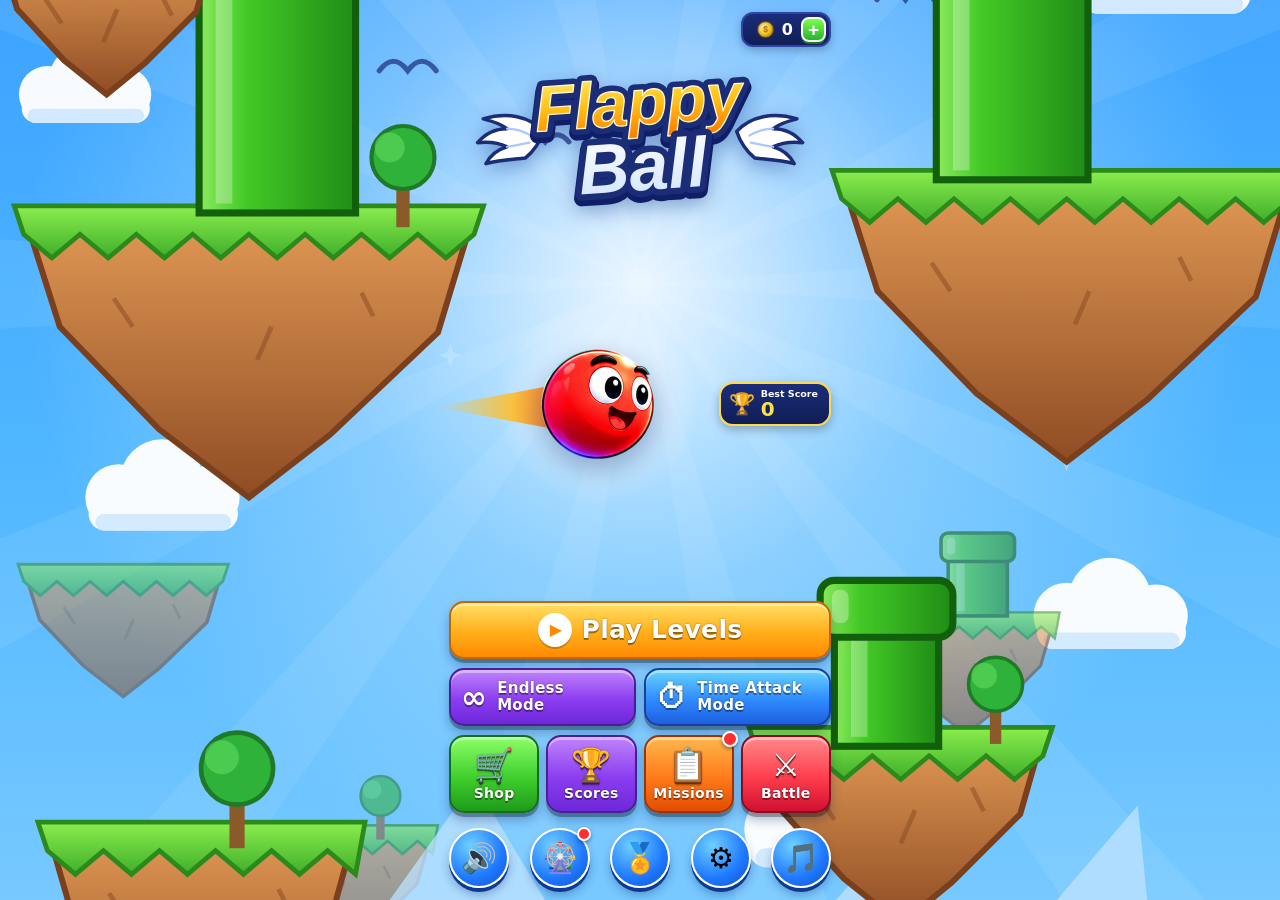
<file: games/flappy-ball/index.html>
<!DOCTYPE html>
<html lang="en">
<head>
<meta charset="UTF-8"/>
<meta name="viewport" content="width=device-width,initial-scale=1,maximum-scale=1,user-scalable=no,viewport-fit=cover"/>
<title>Flappy Ball</title>
<script src="https://sdk.crazygames.com/crazygames-sdk-v3.js"></script>
<style>
*{box-sizing:border-box;margin:0;padding:0}
html,body{height:100%;overflow:hidden;background:#0a1628;color:#fff;font-family:"Segoe UI",system-ui,-apple-system,sans-serif;
  -webkit-user-select:none;user-select:none;-webkit-tap-highlight-color:transparent;overscroll-behavior:none;touch-action:manipulation}
body{display:flex;align-items:center;justify-content:center}
#game{position:relative;width:100%;height:100%;max-width:520px;max-height:100dvh;overflow:hidden;background:#4ec0ca;isolation:isolate}
@media (min-width:760px) and (orientation:landscape){#game{max-width:none;width:100vw;height:100dvh}.hwrap{max-width:560px}.card{max-width:430px}}
@media (max-height:520px) and (orientation:landscape){.hwrap{padding:6px 12px;gap:3px}.hlogo svg{max-height:13vh}.hmid{min-height:42px}.hmascot{max-height:66px}.hb.play{height:38px}.hrow2 .hb{height:38px}.hb.sq{height:48px}.hround{width:40px;height:40px}.card{padding:12px 14px;max-height:98%}.card h1{font-size:22px}.card h2{font-size:18px}.btn{padding:9px;font-size:13px}}
@media (max-width:360px){.hwrap{padding-left:9px;padding-right:9px}.hrow4{gap:5px}.hb.sq{font-size:10px}.card{padding:16px 12px}}
canvas#c{display:block;width:100%;height:100%;touch-action:none}
#hud{position:absolute;inset:0;pointer-events:none;z-index:5}
#hud .top{position:absolute;top:0;left:0;right:0;padding:max(12px,env(safe-area-inset-top)) 14px 0;display:flex;justify-content:space-between;align-items:flex-start;gap:8px}
.brand{display:inline-flex;align-items:center;gap:7px;padding:6px 12px 6px 8px;background:linear-gradient(135deg,rgba(255,230,120,.35),rgba(60,30,0,.4));
  border:1.5px solid rgba(255,220,100,.55);border-radius:14px;font-weight:900;font-size:12px;letter-spacing:2px;text-transform:uppercase;color:#fff8e0;text-shadow:0 2px 0 #5a3a00;box-shadow:0 4px 12px rgba(0,0,0,.25)}
.brand b{width:22px;height:22px;border-radius:7px;background:linear-gradient(145deg,#ffe566,#ff9f1a);display:flex;align-items:center;justify-content:center;font-size:12px;color:#5a3000;text-shadow:none;letter-spacing:0}
.coin-pill{background:linear-gradient(135deg,rgba(255,220,80,.35),rgba(180,100,0,.4));border:1.5px solid rgba(255,200,60,.5);border-radius:12px;padding:5px 10px;font-weight:800;font-size:13px}
#goal{position:absolute;left:14px;right:14px;top:calc(max(12px,env(safe-area-inset-top)) + 44px);display:none}
#goal.on{display:block}
#goal .bar{height:9px;border-radius:6px;background:rgba(0,0,0,.35);border:1.5px solid rgba(255,255,255,.35);overflow:hidden}
#goal .fill{height:100%;width:0;background:linear-gradient(90deg,#7cff4a,#ffe566);transition:width .25s}
#goal .txt{font-size:11px;font-weight:800;letter-spacing:1.5px;margin-top:3px;text-align:center;text-shadow:0 1px 4px #000}
.score-big{position:absolute;top:19%;left:50%;transform:translateX(-50%);font-size:64px;font-weight:900;color:#fff;
  text-shadow:4px 4px 0 #222,-2px -2px 0 #222,2px -2px 0 #222,-2px 2px 0 #222,0 6px 16px rgba(0,0,0,.4);letter-spacing:2px;opacity:0;transition:opacity .2s}
.score-big.on{opacity:1}
#hint{position:absolute;left:50%;top:46%;transform:translateX(-50%);font-weight:800;font-size:16px;letter-spacing:1px;color:#fff;text-shadow:0 2px 8px #000;animation:blink 1.1s ease-in-out infinite;white-space:nowrap}
@keyframes blink{50%{opacity:.3}}
.scr{position:absolute;inset:0;z-index:10;display:flex;align-items:center;justify-content:center;background:rgba(10,20,40,.72);backdrop-filter:blur(8px);padding:16px;overflow:auto}
.scr.hide{display:none}
.card{width:100%;max-width:370px;text-align:center;background:linear-gradient(165deg,rgba(50,80,130,.96),rgba(30,25,60,.98));
  border:2px solid rgba(255,200,150,.3);border-radius:24px;padding:22px 16px;box-shadow:0 24px 50px rgba(0,0,0,.45);max-height:96%;overflow:auto}
.card h1{font-size:26px;margin-bottom:4px;background:linear-gradient(90deg,#ffe566,#7dd3fc,#a78bfa);-webkit-background-clip:text;-webkit-text-fill-color:transparent;background-clip:text}
.card h2{font-size:22px;color:#ffe9a8;margin-bottom:8px}
.card p{opacity:.85;font-size:13px;line-height:1.45;margin:6px 0 12px}
.btn{display:block;width:100%;margin:8px 0 0;font:inherit;font-weight:800;font-size:15px;letter-spacing:1px;color:#2a1000;background:linear-gradient(135deg,#ffe566,#ff9f43 50%,#ff6b6b);border:0;border-radius:14px;padding:13px;cursor:pointer;box-shadow:0 5px 14px rgba(255,140,50,.4)}
.btn:active{transform:scale(.96)}
.btn.sec{background:rgba(255,255,255,.15);color:#fff;border:1.5px solid rgba(255,255,255,.25);box-shadow:none}
.btn.grn{background:linear-gradient(135deg,#a8ff78,#38d96b);color:#052e16;box-shadow:0 5px 14px rgba(60,220,110,.4)}
.big{font-size:36px;font-weight:900;margin:4px 0}
.sub{font-size:12px;opacity:.75}
.row{display:flex;gap:8px;margin-top:8px}
.row .btn{flex:1;margin-top:0}
.menu-coins{display:inline-flex;align-items:center;gap:6px;background:rgba(255,200,50,.2);border:1px solid rgba(255,200,80,.4);border-radius:12px;padding:6px 12px;font-weight:800;margin:6px 0 10px}
.tabs{display:flex;gap:6px;margin:4px 0 8px}
.mrow{background:rgba(255,255,255,.09);border:1.5px solid rgba(255,255,255,.18);border-radius:14px;padding:10px 12px;margin:7px 0;text-align:left}
.mrow.daily{background:linear-gradient(135deg,rgba(255,210,80,.22),rgba(255,120,60,.18));border-color:rgba(255,210,80,.5);text-align:center}
.mrow .mt{font-weight:800;font-size:13px;display:flex;justify-content:space-between;gap:8px}
.mrow .mt span{font-size:12px;color:#ffd84d;white-space:nowrap}
.mrow .bar{height:8px;border-radius:5px;background:rgba(0,0,0,.35);margin:7px 0 2px;overflow:hidden}
.mrow .bar i{display:block;height:100%;background:linear-gradient(90deg,#7cff4a,#ffe566)}
.mrow .pg{font-size:11px;opacity:.75}
.mrow .btn{padding:8px;font-size:13px;margin-top:6px}
.mrow.ok{border-color:#7cff4a}
#batHud{position:absolute;left:14px;top:calc(max(12px,env(safe-area-inset-top)) + 46px);font-size:11px;font-weight:800;line-height:1.55;text-shadow:0 1px 4px #000;background:rgba(0,0,0,.28);border-radius:10px;padding:4px 8px;display:none}
#batHud.on{display:block}

/* ===== HOME ===== */
#sMenu.home{padding:0;background:#3fa9ff;backdrop-filter:none;overflow:hidden;align-items:stretch;justify-content:stretch}
#scene{position:absolute;inset:0;width:100%;height:100%}
.hwrap{position:relative;z-index:2;width:100%;max-width:410px;margin:0 auto;height:100%;display:flex;flex-direction:column;padding:max(12px,env(safe-area-inset-top)) 14px max(12px,env(safe-area-inset-bottom));gap:clamp(3px,.9vh,9px)}
.htop{display:flex;justify-content:flex-end;align-items:center}
.hbrand{display:flex;align-items:center;gap:8px;padding:5px 14px 5px 5px;border-radius:999px;background:linear-gradient(180deg,#1b2d7a,#0f1e55);border:2.5px solid #ffd84d;font-weight:900;font-size:12px;color:#ffe14d;text-shadow:0 2px 0 #0a1440}
.hbrand b{width:25px;height:25px;border-radius:50%;background:radial-gradient(circle at 35% 30%,#ffb066,#ff3d3d 60%,#3a7bff);display:flex;align-items:center;justify-content:center;color:#fff;font-size:15px;text-shadow:none;border:2px solid #fff}
.hcoin{display:flex;align-items:center;gap:8px;padding:3px 3px 3px 12px;border-radius:12px;background:linear-gradient(180deg,#1b2d7a,#0f1e55);border:2px solid #2d45a8;font-weight:900;font-size:16px;color:#fff;box-shadow:0 3px 8px rgba(0,0,0,.25)}
.hcoin .ci{width:21px;height:21px;margin:0}
.hcoin span{display:flex;align-items:center;gap:6px}
#bPlus{width:25px;height:25px;border-radius:8px;border:2px solid #fff;background:linear-gradient(180deg,#7cff4a,#27b330);color:#fff;font-size:19px;font-weight:900;line-height:1;cursor:pointer;box-shadow:0 2px 0 #167a1e}
.hlogo{flex:0 1 auto;display:flex;justify-content:center;margin-top:clamp(0px,.5vh,6px)}
.hlogo svg{width:min(88%,350px);height:auto;max-height:19vh;animation:lfl 3.2s ease-in-out infinite;filter:drop-shadow(0 6px 10px rgba(0,40,120,.35))}
.hmid{position:relative;flex:1 1 0;min-height:70px;display:flex;align-items:center;justify-content:center;padding-right:84px}
.hmascot{position:relative;height:100%;max-height:112px;aspect-ratio:231/223;animation:bob 2.4s ease-in-out infinite}
.hmascot img{position:relative;z-index:2;height:100%;width:100%;object-fit:contain;filter:drop-shadow(0 10px 14px rgba(0,30,100,.35))}
.hmascot:before{content:"";position:absolute;inset:-45%;background:radial-gradient(circle,rgba(255,255,255,.95) 0%,rgba(255,255,255,.35) 38%,rgba(255,255,255,0) 66%);z-index:0}
.hmascot .trail{position:absolute;z-index:1;right:70%;top:30%;width:120%;height:46%;background:linear-gradient(90deg,rgba(255,170,30,0),rgba(255,190,40,.9) 55%,rgba(255,90,40,.95));clip-path:polygon(0 50%,100% 0,100% 100%);border-radius:50%}
@keyframes lfl{50%{transform:translateY(-4px)}}
@keyframes bob{50%{transform:translateY(-8px) rotate(2deg)}}
.hbest{position:absolute;right:0;top:50%;transform:translateY(-50%);display:flex;align-items:center;gap:6px;padding:4px 11px 4px 8px;border-radius:14px;background:linear-gradient(180deg,#1b2d7a,#0f1e55);border:2.5px solid #ffd84d;box-shadow:0 4px 10px rgba(0,0,0,.25)}
.hbest .tr{font-size:21px}
.hbest small{display:block;font-size:9.5px;font-weight:800;color:#fff}
.hbest b{display:block;font-size:20px;font-weight:900;color:#ffe14d;line-height:1.05}
.hbtns{display:flex;flex-direction:column;gap:clamp(5px,1vh,9px)}
.hb{position:relative;font:inherit;color:#fff;font-weight:900;letter-spacing:.3px;border:2.5px solid rgba(0,0,0,.28);border-radius:15px;cursor:pointer;display:flex;align-items:center;justify-content:center;gap:10px;
  text-shadow:0 2px 0 rgba(0,0,0,.35),0 0 2px rgba(0,0,0,.4);box-shadow:0 4px 0 rgba(0,0,0,.28),0 7px 11px rgba(0,30,90,.3),inset 0 3px 0 rgba(255,255,255,.4)}
.hb:active{transform:translateY(3px);box-shadow:0 2px 0 rgba(0,0,0,.28),inset 0 3px 0 rgba(255,255,255,.4)}
.hb i{font-style:normal}
.hb.play{width:100%;height:clamp(44px,7.2vh,58px);font-size:clamp(19px,3vh,25px);background:linear-gradient(180deg,#ffe066,#ffae1a 55%,#ff8a00);border-color:#c76500}
.hb.play i{width:clamp(26px,4vh,34px);height:clamp(26px,4vh,34px);background:#fff;color:#ff8a00;border-radius:50%;display:flex;align-items:center;justify-content:center;font-size:clamp(12px,1.9vh,16px);text-shadow:none;box-shadow:0 2px 0 rgba(0,0,0,.2);padding-left:3px}
.hrow2{display:grid;grid-template-columns:1fr 1fr;gap:8px}
.hrow2 .hb{height:clamp(46px,7.2vh,58px);font-size:clamp(12px,1.85vh,15px);line-height:1.1;text-align:left;justify-content:flex-start;padding:0 10px}
.hrow2 .hb i{font-size:clamp(23px,3.5vh,31px)}
.hrow4{display:grid;grid-template-columns:repeat(4,1fr);gap:7px}
.hb.sq{flex-direction:column;gap:1px;height:clamp(62px,9.4vh,78px);font-size:clamp(11px,1.7vh,14px);padding:0}
.hb.sq i{font-size:clamp(24px,3.8vh,32px);filter:drop-shadow(0 2px 0 rgba(0,0,0,.3))}
.hb.purple{background:linear-gradient(180deg,#c084fc,#8b3df0 55%,#6d28d9);border-color:#4c1d95}
.hb.blue{background:linear-gradient(180deg,#67d4ff,#2f8bff 55%,#1d5fe0);border-color:#173f9e}
.hb.green{background:linear-gradient(180deg,#8dff6a,#3fcf2c 55%,#1f9a1a);border-color:#12701a}
.hb.orange{background:linear-gradient(180deg,#ffb74d,#ff7a1a 55%,#e24d00);border-color:#a03400}
.hb.red{background:linear-gradient(180deg,#ff8a8a,#ff3d4d 55%,#d01030);border-color:#8a0a22}
#missDot{display:none;position:absolute;top:-6px;right:-6px;width:16px;height:16px;border-radius:50%;background:#ff2d2d;border:2.5px solid #fff;box-shadow:0 2px 4px rgba(0,0,0,.4)}
#missDot.on{display:block}
.hbot{display:flex;justify-content:space-between;margin-top:clamp(2px,.8vh,8px)}
.hround{width:clamp(48px,7.4vh,60px);height:clamp(48px,7.4vh,60px);border-radius:50%;border:2.5px solid #fff;background:radial-gradient(circle at 35% 28%,#6fd0ff,#1e78ff 60%,#1450c8);font-size:clamp(22px,3.4vh,29px);cursor:pointer;box-shadow:0 4px 0 #0e3a96,0 7px 10px rgba(0,30,90,.3)}
#combo,#midCoins{display:none!important}
.coin-pill{margin-left:auto}
.dot{display:none;position:absolute;top:-3px;right:-3px;width:14px;height:14px;border-radius:50%;background:#ff2d2d;border:2.5px solid #fff;box-shadow:0 2px 4px rgba(0,0,0,.4)}
.dot.on{display:block}
.hround{position:relative}
.tgl{display:flex;justify-content:space-between;align-items:center;gap:10px}
.tgl .btn{width:auto;min-width:96px;margin:0;padding:9px 12px;font-size:13px}
.wheelbox{position:relative;width:272px;height:272px;margin:8px auto 4px}
.wheelbox canvas{width:272px;height:272px;display:block}
.wheelbox .ptr{position:absolute;left:50%;top:-6px;transform:translateX(-50%);width:0;height:0;border-left:13px solid transparent;border-right:13px solid transparent;border-top:26px solid #ff3d4d;filter:drop-shadow(0 2px 2px rgba(0,0,0,.5));z-index:2}
.card{position:relative}
.xbtn{position:sticky;top:0;float:right;z-index:4;width:34px;height:34px;margin:-4px -2px -34px 0;border-radius:50%;border:2.5px solid #fff;background:linear-gradient(180deg,#ff8a8a,#e0243a);color:#fff;font:inherit;font-weight:900;font-size:16px;line-height:1;cursor:pointer;box-shadow:0 3px 0 #8a0f20,0 5px 8px rgba(0,0,0,.35);display:flex;align-items:center;justify-content:center}
.xbtn:active{transform:translateY(2px)}
.how{display:flex;align-items:center;gap:12px;text-align:left;margin:8px 0;background:rgba(255,255,255,.09);border-radius:14px;padding:9px 12px}
.how>b{font-size:26px}
.how div{font-size:13px;line-height:1.35}
#revT{font-size:44px;font-weight:900;color:#ffd84d;margin:2px 0}
.deal{display:flex;align-items:center;gap:10px;text-align:left;padding:8px 10px;margin:0 0 8px;border-radius:14px;background:linear-gradient(135deg,rgba(255,90,60,.35),rgba(255,200,60,.28));border:2px solid #ffb02e}
.deal canvas{width:52px;height:52px;border-radius:10px;background:rgba(0,0,0,.2);flex:none}
.deal .dt{flex:1;font-size:11px;line-height:1.3}.deal .dt b{display:block;font-size:13px}
.deal s{opacity:.6}
.deal .btn{width:auto;margin:0;padding:8px 12px;font-size:12px}
.tabs{flex-wrap:wrap}.ci{width:17px;height:17px;vertical-align:-3px;margin-right:4px}.tab{flex:1 1 30%;white-space:nowrap;padding-left:8px!important;padding-right:8px!important;font:inherit;font-weight:800;font-size:12px;letter-spacing:.5px;color:#fff;background:rgba(255,255,255,.1);border:1.5px solid rgba(255,255,255,.2);border-radius:11px;padding:9px 4px;cursor:pointer}
.tab.on{background:linear-gradient(135deg,#ffe566,#ff9f43);color:#2a1000;border-color:#ffe566}
.shop-grid{display:grid;grid-template-columns:1fr 1fr 1fr;gap:8px;margin:8px 0 12px}
.skin-card{background:rgba(255,255,255,.08);border:2px solid rgba(255,255,255,.15);border-radius:14px;padding:8px 4px;cursor:pointer;text-align:center;position:relative}
.skin-card.on{border-color:#ffe566;box-shadow:0 0 12px rgba(255,220,80,.35)}
.skin-card.lock canvas{filter:grayscale(.55) brightness(.75)}
.skin-card canvas{width:56px;height:56px;display:block;margin:0 auto 4px;border-radius:12px}
.skin-name{font-weight:800;font-size:11px}
.skin-price{font-size:10.5px;opacity:.9;margin-top:2px;font-weight:700}
.lv-grid{display:grid;grid-template-columns:repeat(4,1fr);gap:8px;margin:10px 0 6px}
.lv{font:inherit;color:#fff;background:linear-gradient(160deg,rgba(255,255,255,.18),rgba(255,255,255,.06));border:2px solid rgba(255,255,255,.25);border-radius:14px;padding:8px 2px 6px;cursor:pointer}
.lv b{display:block;font-size:22px;font-weight:900}
.lv i{display:block;font-style:normal;font-size:11px;letter-spacing:1px;color:#ffd84d;min-height:14px}
.lv small{display:block;font-size:9.5px;opacity:.7}
.lv.lk{opacity:.4;cursor:not-allowed}
.lv.cur{border-color:#ffe566;box-shadow:0 0 12px rgba(255,220,80,.4)}
#puTxt{position:absolute;top:40%;left:50%;transform:translateX(-50%);display:flex;gap:6px;white-space:nowrap}#puTxt span{background:rgba(0,0,0,.4);border:1.5px solid rgba(255,255,255,.5);border-radius:10px;padding:3px 9px;font-weight:800;font-size:12px;letter-spacing:1px}
#pauseBtn{display:none;position:absolute;right:14px;top:calc(max(12px,env(safe-area-inset-top)) + 78px);width:38px;height:38px;border-radius:50%;border:1.5px solid rgba(255,255,255,.55);background:rgba(0,0,0,.35);color:#fff;font-size:13px;font-weight:900;pointer-events:auto;cursor:pointer;z-index:6}
#pauseBtn.on{display:block}
#combo{position:absolute;top:12%;left:50%;transform:translateX(-50%);font-weight:900;font-size:17px;color:#ffe566;text-shadow:0 2px 8px #000,0 0 12px rgba(255,200,50,.45);opacity:0;transition:opacity .2s;pointer-events:none;letter-spacing:1px;white-space:nowrap}
#combo.on{opacity:1}
#midCoins{position:absolute;top:34%;left:50%;transform:translateX(-50%);font-weight:800;font-size:15px;color:#fff;text-shadow:0 2px 6px #000;opacity:0;pointer-events:none;background:rgba(0,0,0,.28);border:1.5px solid rgba(255,220,80,.45);border-radius:12px;padding:4px 12px}
#midCoins.on{opacity:1}
.medal{font-size:42px;margin:6px 0}
#oStars{font-size:30px;letter-spacing:4px;color:#ffd84d;min-height:36px}
</style>
</head>
<body>
<div id="game">
  <canvas id="c"></canvas>
  <div id="hud">
    <div class="top"><div class="coin-pill" id="hCoins">🪙 0</div></div>
    <div id="goal"><div class="bar"><div class="fill" id="gFill"></div></div><div class="txt" id="gTxt"></div></div>
    <div id="batHud"></div>
    <div id="combo"></div>
    <div class="score-big" id="hScore">0</div>
    <div id="midCoins">🪙 0</div>
    <div id="puTxt"></div>
    <button id="pauseBtn" aria-label="Pause">❚❚</button>
    <div id="hint">TAP / SPACE / ↑ / W</div>
  </div>

  <div id="sMenu" class="scr home">
    <svg id="scene" viewBox="-70 -30 540 860" preserveAspectRatio="xMidYMid slice" aria-hidden="true"></svg>
    <div class="hwrap">
      <div class="htop">
        
        <div class="hcoin"><span id="mCoins">0</span><button id="bPlus" aria-label="Free coins">+</button></div>
      </div>
      <div class="hlogo">
        <svg viewBox="-40 0 480 210" aria-label="Flappy Ball">
          <defs>
            <linearGradient id="gFl" x1="0" y1="0" x2="0" y2="1"><stop offset="0" stop-color="#fff176"/><stop offset=".5" stop-color="#ffc21a"/><stop offset="1" stop-color="#ff7a00"/></linearGradient>
            <linearGradient id="gBa" x1="0" y1="0" x2="0" y2="1"><stop offset="0" stop-color="#ffffff"/><stop offset="1" stop-color="#cfe3ff"/></linearGradient>
            <g id="wing"><path d="M0 40 C-20 18 -52 12 -86 22 C-70 26 -60 30 -52 36 C-70 36 -84 44 -94 56 C-76 54 -64 56 -52 62 C-66 66 -76 74 -82 86 C-62 80 -44 80 -26 78 C-16 70 -6 58 0 40Z" fill="#fff" stroke="#1c2d78" stroke-width="5" stroke-linejoin="round"/>
              <path d="M-52 36 C-40 36 -28 40 -18 46 M-52 62 C-40 60 -30 58 -20 56" stroke="#a9c8ff" stroke-width="3" fill="none" stroke-linecap="round"/></g>
          </defs>
          <use href="#wing" x="62" y="62"/>
          <use href="#wing" transform="translate(338 62) scale(-1 1)"/>
          <g transform="rotate(-4 200 100)" font-family="'Arial Black','Arial Rounded MT Bold','Trebuchet MS',Impact,sans-serif" font-weight="900" font-style="italic" text-anchor="middle" stroke-linejoin="round">
            <text x="200" y="92" font-size="92" fill="#0f1e66" stroke="#0f1e66" stroke-width="22" transform="translate(0 6)">Flappy</text>
            <text x="200" y="92" font-size="92" fill="#1c2d78" stroke="#1c2d78" stroke-width="18">Flappy</text>
            <text x="200" y="92" font-size="92" fill="url(#gFl)" stroke="#fff6c8" stroke-width="2">Flappy</text>
            <text x="200" y="186" font-size="100" fill="#0f1e66" stroke="#0f1e66" stroke-width="22" transform="translate(0 6)">Ball</text>
            <text x="200" y="186" font-size="100" fill="#1c2d78" stroke="#1c2d78" stroke-width="18">Ball</text>
            <text x="200" y="186" font-size="100" fill="url(#gBa)">Ball</text>
          </g>
        </svg>
      </div>
      <div class="hmid">
        <div class="hmascot"><span class="trail"></span><img id="mascot" alt="" src="[data-uri]"></div>
        <div class="hbest"><span class="tr">🏆</span><div><small>Best Score</small><b id="mBest">0</b></div></div>
      </div>
      <div class="hbtns">
        <button class="hb play" id="bPlay"><i>▶</i>Play Levels</button>
        <div class="hrow2">
          <button class="hb purple" id="bEndless"><i>∞</i><span>Endless<br>Mode</span></button>
          <button class="hb blue" id="bTime"><i>⏱</i><span>Time Attack<br>Mode</span></button>
        </div>
        <div class="hrow4">
          <button class="hb sq green" id="bShop"><i>🛒</i>Shop</button>
          <button class="hb sq purple" id="bBoard"><i>🏆</i>Scores</button>
          <button class="hb sq orange" id="bMiss"><i>📋</i>Missions<u id="missDot"></u></button>
          <button class="hb sq red" id="bBattle"><i>⚔</i>Battle</button>
        </div>
      </div>
      <div class="hbot">
        <button class="hround" id="bSound" aria-label="Sound">🔊</button>
        <button class="hround" id="bSpin" aria-label="Lucky spin">🎡<u class="dot" id="spinDot"></u></button>
        <button class="hround" id="bAch" aria-label="Awards">🏅<u class="dot" id="achDot"></u></button>
        <button class="hround" id="bSet" aria-label="Settings">⚙</button>
        <button class="hround" id="bMusic" aria-label="Music">🎵</button>
      </div>
    </div>
  </div>

  <div id="sLevels" class="scr hide"><div class="card">
    <h2>🏁 LEVELS</h2>
    <div class="sub" id="lvInfo">Reach the goal to unlock the next level · ★ = fewer hits</div>
    <div class="lv-grid" id="lvGrid"></div>
    <button class="btn sec" id="bLvBack">← BACK</button>
  </div></div>

  <div id="sMiss" class="scr hide"><div class="card">
    <h2>🎯 MISSIONS</h2>
    <div class="menu-coins" id="mmCoins">0</div>
    <div class="mrow daily" id="dailyBox"></div>
    <div class="sub" style="margin:10px 0 4px">TODAY'S MISSIONS · reset every day</div>
    <div id="missList"></div>
    <button class="btn sec" id="bMissBack">← BACK</button>
  </div></div>

  <div id="sBoard" class="scr hide"><div class="card">
    <h2>🏆 SCORES</h2>
    <div class="tabs"><button class="tab on" data-b="endless">♾ Endless</button><button class="tab" data-b="time">⏱ Time Attack</button></div>
    <div id="boardList"></div>
    <div class="sub" style="margin:10px 0 4px">YOUR STATS</div>
    <div id="statBox" style="display:grid;grid-template-columns:1fr 1fr;gap:6px"></div>
    <button class="btn sec" id="bBoardBack">← BACK</button>
  </div></div>

  <div id="sBattle" class="scr hide"><div class="card">
    <h2>⚔ BATTLE</h2>
    <p>Fly through the same pipes as rival balls.<br>Last one flying wins!</p>
    <div class="sub">RIVALS</div>
    <div class="tabs" id="optN"><button class="tab" data-v="1">1 v 1</button><button class="tab" data-v="2">1 v 2</button><button class="tab" data-v="3">1 v 3</button></div>
    <div class="sub">DIFFICULTY</div>
    <div class="tabs" id="optD"><button class="tab" data-v="0">😊 Easy</button><button class="tab" data-v="1">😎 Normal</button><button class="tab" data-v="2">🔥 Hard</button></div>
    <div class="sub" id="optInfo" style="margin:4px 0 6px"></div>
    <button class="btn" id="bBStart" style="background:linear-gradient(135deg,#ff7a7a,#ff3d77);color:#fff">⚔ START BATTLE</button>
    <button class="btn sec" id="bBBack">← BACK</button>
  </div></div>

  <div id="sAch" class="scr hide"><div class="card">
    <h2>🏅 AWARDS</h2>
    <div class="menu-coins" id="aCoins">0</div>
    <div id="achList"></div>
    <button class="btn sec" id="bAchBack">← BACK</button>
  </div></div>

  <div id="sSpin" class="scr hide"><div class="card">
    <h2>🎡 LUCKY SPIN</h2>
    <div class="sub">One free spin every day</div>
    <div class="wheelbox"><div class="ptr"></div><canvas id="wheel" width="544" height="544"></canvas></div>
    <div class="sub" id="spinMsg" style="min-height:18px;font-size:14px;font-weight:800;opacity:1"></div>
    <button class="btn grn" id="bSpinGo">SPIN!</button>
    <button class="btn sec" id="bSpinBack">← BACK</button>
  </div></div>

  <div id="sSet" class="scr hide"><div class="card">
    <h2>⚙ SETTINGS</h2>
    <div class="mrow tgl"><b>🔊 Sound effects</b><button class="btn sec" id="tSound">ON</button></div>
    <div class="mrow tgl"><b>🎵 Music</b><button class="btn sec" id="tMusic">ON</button></div>
    <div class="mrow tgl"><b>📳 Vibration</b><button class="btn sec" id="tVib">ON</button></div>
    <div class="mrow tgl"><b>🎯 Difficulty</b><button class="btn sec" id="tDiff">NORMAL</button></div>
    <div class="sub" id="diffInfo" style="margin:-2px 0 6px">Applies to Endless &amp; Time Attack</div>
    <div class="sub" style="margin:8px 0 2px">Flappy Ball · Balo Games</div>
    <div class="mrow" style="font-size:11px;line-height:1.45;text-align:left">PRIVACY: Game progress and settings are saved locally in this browser. This build does not ask for personal information or require an external account. Clearing browser data may reset saved progress.</div>
    <div class="sub" style="margin:4px 0 2px">© 2026 Balo Games. Original game code and artwork belong to their respective creators.</div>
    <button class="btn sec" id="bHowBtn">❓ HOW TO PLAY</button>
    <button class="btn sec" id="bSetBack">← BACK</button>
  </div></div>

  <div id="sShop" class="scr hide"><div class="card">
    <h2>🛍 SHOP</h2>
    <div class="menu-coins" id="sCoins">0</div><div class="sub" id="freeNote" style="margin:-4px 0 6px">🎁 Everything is FREE for now</div>
    <div id="dealBox"></div>
    <div class="tabs">
      <button class="tab on" data-t="balls">⚽ Balls</button>
      <button class="tab" data-t="trails">✨ Trails</button>
      <button class="tab" data-t="acc">🎩 Hats</button>
      <button class="tab" data-t="coins">🪙 Coins</button>
      <button class="tab" data-t="themes">🌄 Themes</button>
      <button class="tab" data-t="pipes">🧱 Pipes</button>
    </div>
    <div class="shop-grid" id="shopGrid"></div>
    <button class="btn sec" id="bShopBack">← BACK</button>
  </div></div>

  <div id="sPause" class="scr hide"><div class="card">
    <h2>⏸ PAUSED</h2>
    <button class="btn grn" id="bResume">▶ RESUME</button>
    <div class="row"><button class="btn" id="bRestart">RESTART</button><button class="btn sec" id="bPHome">HOME</button></div>
  </div></div>

  <div id="sHow" class="scr hide"><div class="card">
    <h2>❓ HOW TO PLAY</h2>
    <div class="how"><b>👆</b><div><b style="font-size:14px">Tap to bounce</b><br>Tap the screen (or Space / ↑ / W) to fly up. Gravity pulls you down.</div></div>
    <div class="how"><b>🧱</b><div><b style="font-size:14px">Dodge the pipes</b><br>Fly through the gaps. Touching a pipe, the ground or the sky ends the run.</div></div>
    <div class="how"><b>🛡</b><div><b style="font-size:14px">Grab power-ups</b><br>Shield saves you from one hit. Slow-motion makes everything easier.</div></div>
    <div class="how"><b>🪙</b><div><b style="font-size:14px">Earn coins</b><br>Pass pipes, survive longer, win levels and battles. Spend coins in the Shop.</div></div>
    <button class="btn grn" id="bHowOk">GOT IT!</button>
  </div></div>

  <div id="sRev" class="scr hide" style="z-index:12"><div class="card">
    <h2>💔 OH NO!</h2>
    <div class="sub">Keep your run going?</div>
    <div id="revT">5</div>
    <button class="btn grn" id="bRevYes">❤ REVIVE · <span id="revCost">30</span> 🪙</button>
    <button class="btn sec" id="bRevNo">No thanks</button>
  </div></div>

  <div id="sOver" class="scr hide"><div class="card">
    <h2 id="oTitle">CRASHED!</h2>
    <div class="medal" id="oMedal">💀</div>
    <div id="oStars"></div>
    <div class="sub">SCORE</div><div class="big" id="oScore">0</div>
    <div class="sub" id="oCombo"></div>
    <div class="sub" id="oBreak" style="margin-bottom:2px"></div><div class="sub" id="oCoins">+0 🪙</div>
    <div class="sub" id="oBest">Best: 0</div>
    <button class="btn grn" id="bNext" style="display:none">NEXT LEVEL ▶</button>
    <div class="row"><button class="btn" id="bAgain">AGAIN</button><button class="btn sec" id="bHome">HOME</button></div>
  </div></div>
</div>
<script>
(()=>{
'use strict';
// CrazyGames SDK v3: gracefully no-op when played outside CrazyGames.
let cgReady=false, cgStarting=false, cgPlaying=false;
(async()=>{
  try{
    if(window.CrazyGames && window.CrazyGames.SDK){
      await window.CrazyGames.SDK.init();
      cgReady=true;
      if(typeof state!=='undefined' && state==='play' && !paused && !dead) cgGameplayStart();
    }
  }catch(err){console.info('CrazyGames SDK unavailable; running standalone.',err);}
})();
function cgGameplayStart(){
  if(!cgReady || cgPlaying) return;
  try{window.CrazyGames.SDK.game.gameplayStart();cgPlaying=true;}catch(e){console.warn('CrazyGames gameplayStart failed',e);}
}
function cgGameplayStop(){
  if(!cgReady || !cgPlaying) return;
  try{window.CrazyGames.SDK.game.gameplayStop();cgPlaying=false;}catch(e){console.warn('CrazyGames gameplayStop failed',e);}
}
const canvas=document.getElementById('c'),ctx=canvas.getContext('2d');
const KEY='balo_flappy_v4';
const TAU=Math.PI*2;
const rnd=i=>{const x=Math.sin(i*127.1+311.7)*43758.5453;return x-Math.floor(x);};
const clamp=(v,a,b)=>Math.max(a,Math.min(b,v));

/* ================= DATA ================= */
const BALLS=[
 {id:'foot',n:'Football',price:0,tr:'255,255,255'},
 {id:'basket',n:'Basketball',price:40,tr:'255,150,60'},
 {id:'tennis',n:'Tennis',price:70,tr:'220,245,80'},
 {id:'beach',n:'Beach Ball',price:100,tr:'120,200,255'},
 {id:'smile',n:'Smiley',price:150,tr:'255,220,60'},
 {id:'eight',n:'8-Ball',price:200,tr:'150,150,170'},
 {id:'ice',n:'Ice Orb',price:280,tr:'150,225,255'},
 {id:'fire',n:'Fireball',price:380,tr:'255,130,30'},
 {id:'galaxy',n:'Galaxy',price:500,tr:'190,120,255'},
 {id:'gold',n:'Golden',price:800,tr:'255,215,70'},
 {id:'volley',n:'Volleyball',price:90,tr:'80,140,255'},
 {id:'earth',n:'Earth',price:240,tr:'90,200,255'},
 {id:'pumpkin',n:'Pumpkin',price:260,tr:'255,140,30'},
 {id:'moon',n:'Moon',price:300,tr:'200,200,210'},
 {id:'rainbow',n:'Rainbow',price:450,tr:'255,120,200'},
 {id:'cyber',n:'Cyber',price:550,tr:'61,242,255'}
];
const TRAILS=[
 {id:'ball',n:'Ball Color',price:0},{id:'fire',n:'Flame',price:60},{id:'rainbow',n:'Rainbow',price:120},
 {id:'stars',n:'Stars',price:90},{id:'hearts',n:'Hearts',price:90},{id:'bubbles',n:'Bubbles',price:70},
 {id:'spark',n:'Sparkle',price:110},{id:'none',n:'None',price:0}
];
const ACCS=[
 {id:'none',n:'No Hat',price:0},{id:'crown',n:'Crown',price:150},{id:'cap',n:'Cap',price:50},{id:'halo',n:'Halo',price:100},
 {id:'wizard',n:'Wizard Hat',price:120},{id:'party',n:'Party Hat',price:60},{id:'shades',n:'Sunglasses',price:80},{id:'phones',n:'Headphones',price:110}
];
const COINS=[
 {id:'gold',n:'Gold Coin',price:0,shape:'round',sym:'$',c:['#fff3a0','#ffd23c','#d99a00','#8a5a00']},
 {id:'silver',n:'Silver Coin',price:40,shape:'round',sym:'$',c:['#ffffff','#cfd6e0','#8f9aab','#4f5a6b']},
 {id:'rose',n:'Rose Gold',price:60,shape:'round',sym:'$',c:['#ffe3e0','#f5a99c','#d9776a','#7a3a30']},
 {id:'star',n:'Star Coin',price:80,shape:'star',sym:'',c:['#fff7b0','#ffe14d','#ffb300','#a86a00']},
 {id:'heart',n:'Heart Coin',price:100,shape:'heart',sym:'',c:['#ffc2d4','#ff5a86','#d42a5a','#7a1030']},
 {id:'emerald',n:'Emerald',price:140,shape:'hex',sym:'',c:['#c8ffd8','#3fd47a','#1a9a50','#0a5a2a']},
 {id:'diamond',n:'Diamond',price:200,shape:'gem',sym:'',c:['#e8fbff','#7ad8ff','#3a9be0','#1a5090']},
 {id:'cosmic',n:'Cosmic',price:260,shape:'round',sym:'★',c:['#e8d0ff','#a56bff','#6a2cd0','#2a0f6a']}
];
const THEMES=[
 {id:'day',n:'Sunny Day',price:0,s0:'#4ec0ca',s1:'#a8e6ea',cl:'rgba(255,255,255,.9)',hill:'rgba(120,205,140,.55)',g:['#b8c94a','#9aab3a','#ded895','#c2b36a'],deco:'day'},
 {id:'sunset',n:'Sunset',price:60,s0:'#3b2a6b',s1:'#ff9a5a',cl:'rgba(255,190,170,.75)',hill:'#5a2d6e',g:['#8a4a6a','#6e3a58','#4a2740','#3a1c32'],deco:'sunset'},
 {id:'ocean',n:'Ocean',price:100,s0:'#0a5a8a',s1:'#4fd0d0',g:['#e8d18a','#d0b870','#c9b06a','#a89352'],deco:'ocean'},
 {id:'candy',n:'Candy Land',price:140,s0:'#ff9ad5',s1:'#ffe3f1',cl:'rgba(255,255,255,.95)',hill:'rgba(255,150,210,.7)',g:['#ff7eb6','#ff5fa2','#ffd1e8','#ff9cc9'],deco:'candy'},
 {id:'night',n:'Night',price:180,s0:'#050a24',s1:'#2a3a7a',hill:'#101a40',g:['#2c3a5e','#222e4e','#18203a','#101830'],deco:'night'},
 {id:'snow',n:'Snow',price:220,s0:'#9ac7ee',s1:'#eaf6ff',cl:'rgba(255,255,255,.95)',hill:'#ffffff',g:['#ffffff','#dbe9f5','#c9dced','#a8c0d8'],deco:'snow'},
 {id:'space',n:'Deep Space',price:320,s0:'#05010f',s1:'#2a1060',g:['#5a4a7a','#463a64','#2e2548','#1e1832'],deco:'space'},
 {id:'forest',n:'Forest',price:80,s0:'#6cc6a0',s1:'#e2f7cc',cl:'rgba(255,255,255,.8)',hill:'#4a9a58',g:['#5fb04a','#4a9438','#7a5a38','#5a4028'],deco:'forest'},
 {id:'desert',n:'Desert',price:120,s0:'#ffb866',s1:'#fff0c8',hill:'#e8b062',g:['#e8c070','#d4a85a','#c89a50','#a87c38'],deco:'desert'},
 {id:'volcano',n:'Volcano',price:300,s0:'#1c0606',s1:'#ff5a1f',hill:'#150604',g:['#4a1a10','#3a120a','#2a0c06','#ff5a1f'],deco:'volcano'}
];
const PIPES=[
 {id:'classic',n:'Classic',price:0,l:'#8be56e',a:'#58c93a',d:'#3a9a24',cap:'#3daa28',e:'#2a7a18',st:'plain'},
 {id:'wood',n:'Wood Plank',price:40,l:'#c68b4f',a:'#a8693a',d:'#7a4824',cap:'#8a5530',e:'#4a2a10',st:'wood'},
 {id:'bamboo',n:'Bamboo',price:70,l:'#c4e57a',a:'#8fc43a',d:'#5e9020',cap:'#6aa028',e:'#3e6a14',st:'bamboo'},
 {id:'stone',n:'Stone Brick',price:100,l:'#b4b9c4',a:'#8d93a0',d:'#646a78',cap:'#767c8a',e:'#3e4350',st:'stone'},
 {id:'candy',n:'Candy Cane',price:140,l:'#ff7a93',a:'#ff4d6d',d:'#c92a4a',cap:'#e63a5a',e:'#8a1530',st:'candy'},
 {id:'ice',n:'Ice Pillar',price:200,l:'#e6f8ff',a:'#a8dcf5',d:'#6bb4e0',cap:'#8ccaee',e:'#3a86b8',st:'ice'},
 {id:'neon',n:'Neon',price:280,l:'#ff3df2',a:'#ff3df2',d:'#7a1a8a',cap:'#0a0f24',e:'#ff3df2',st:'neon'},
 {id:'lava',n:'Lava Rock',price:380,l:'#4a2a22',a:'#2e1914',d:'#170c09',cap:'#3a2018',e:'#ff6a00',st:'lava'},
 {id:'gold',n:'Golden',price:600,l:'#fff1a0',a:'#ffd23c',d:'#b8820a',cap:'#e0a818',e:'#7a5200',st:'gold'},
 {id:'crystal',n:'Crystal',price:320,l:'#e8c8ff',a:'#a45ae8',d:'#6a2cb0',cap:'#8a44cc',e:'#4a1a80',st:'crystal'},
 {id:'metal',n:'Steel',price:160,l:'#e4e8f0',a:'#9aa3b2',d:'#5a6272',cap:'#7a8394',e:'#363c48',st:'metal'},
 {id:'rainbow',n:'Rainbow',price:450,l:'#ff6b6b',a:'#ffd93b',d:'#3b82f6',cap:'#a855f7',e:'#333',st:'rainbow'}
];
// goal = score to reach, s = speed, g = gap size, m = moving-pipe amplitude
const LEVELS=[
 {goal:5, s:.82,g:1.20,m:0},{goal:8, s:.88,g:1.14,m:0},{goal:10,s:.94,g:1.08,m:0},{goal:12,s:1.0,g:1.04,m:0},
 {goal:15,s:1.04,g:1.0,m:.05},{goal:15,s:1.08,g:.98,m:.07},{goal:18,s:1.12,g:.96,m:.08},{goal:20,s:1.16,g:.94,m:.09},
 {goal:22,s:1.2,g:.92,m:.1},{goal:25,s:1.24,g:.9,m:.11},{goal:30,s:1.28,g:.88,m:.12},{goal:40,s:1.34,g:.86,m:.13}
];

/* ================= STATE ================= */
let W=0,H=0,dpr=1;
let state='menu',soundOn=true,best=0,score=0,coins=0;
const FREE=false; // true = everything free
const LISTS={balls:BALLS,acc:ACCS,trails:TRAILS,coins:COINS,themes:THEMES,pipes:PIPES};
const KEYS=Object.keys(LISTS);
let own={balls:['foot'],acc:['none'],trails:['ball'],coins:['gold'],themes:['day'],pipes:['classic']},sel={balls:'foot',acc:'none',trails:'ball',coins:'gold',themes:'day',pipes:'classic'};
let unlocked=1,stars={};
let mode='endless',curLv=1,won=false,runCoins=0,coinsSeen=0,coinsGot=0,tt=0;
let bird,pipes=[],started=false,dead=false,frame=0,trail=[],combo=0,bestCombo=0,particles=[],floats=[],shake=0,bgPulse=0;
let groundY=0,groundOff=0,lastTs=0,raf=0,shopTab='balls';
let diff=1,deal={day:'',tab:'',id:'',bought:false};
let tutDone=false,pend=null,revived=false,revAsk=false,revTimer=0,revLeft=0;const REVC=30;
let ach={},spinD={last:''},vibOn=true,spinning=false;
let bcfg={n:2,d:1},bots=[],lastBat='';
let boards={endless:[],time:[]},stats={games:0,pipes:0,coins:0,levels:0,battles:0,bwins:0},timeLeft=60,boardTab='endless';
let ms={day:'',list:[]},daily={last:'',streak:0},musicOn=true;
let lastPU='',paused=false,shield=0,inv=0,slowT=0,magT=0;
let GRAVITY=0,FLAP=0,SCROLL=0,BASE_SCROLL=0,GAP=0,BASE_GAP=0,PIPE_W=0,PIPE_SPACING=0,SM=1,GM=1;

function load(){
  try{
    const old=JSON.parse(localStorage.getItem('balo_flappy_v3')||'{}');
    if(Number.isFinite(old.best))best=old.best;
    if(Number.isFinite(old.coins))coins=Math.max(0,old.coins);
    const j=JSON.parse(localStorage.getItem(KEY)||'null');
    if(j){
      if(Number.isFinite(j.best))best=j.best;
      if(Number.isFinite(j.coins))coins=Math.max(0,j.coins);
      if(typeof j.sound==='boolean')soundOn=j.sound;
      if(j.own)for(const k of KEYS)if(Array.isArray(j.own[k]))own[k]=j.own[k];
      if(j.sel)for(const k of KEYS)if(typeof j.sel[k]==='string')sel[k]=j.sel[k];
      if(Number.isFinite(j.unlocked))unlocked=clamp(j.unlocked,1,LEVELS.length);
      if(j.stars&&typeof j.stars==='object')stars=j.stars;
      if(j.ms&&Array.isArray(j.ms.list))ms=j.ms;
      if(j.daily&&typeof j.daily==='object')daily=j.daily;
      if(typeof j.music==='boolean')musicOn=j.music;
      if(j.boards&&Array.isArray(j.boards.endless)&&Array.isArray(j.boards.time))boards=j.boards;
      if(j.tut===true)tutDone=true;
      if(Number.isFinite(j.diff))diff=clamp(j.diff,0,2);
      if(j.deal&&typeof j.deal==='object')deal=j.deal;
      if(j.ach&&typeof j.ach==='object')ach=j.ach;
      if(j.spinD&&typeof j.spinD==='object')spinD=j.spinD;
      if(typeof j.vib==='boolean')vibOn=j.vib;
      if(j.bcfg&&Number.isFinite(j.bcfg.n)&&Number.isFinite(j.bcfg.d))bcfg=j.bcfg;
      if(j.stats&&typeof j.stats==='object')stats=Object.assign(stats,j.stats);
    }
  }catch(e){}
  const lists=LISTS;
  for(const k in lists){
    own[k]=own[k].filter(id=>lists[k].some(x=>x.id===id));
    if(!own[k].includes(lists[k][0].id))own[k].push(lists[k][0].id);
    if(!own[k].includes(sel[k]))sel[k]=lists[k][0].id;
  }
}
function save(){try{localStorage.setItem(KEY,JSON.stringify({best,coins,sound:soundOn,own,sel,unlocked,stars,ms,daily,music:musicOn,boards,stats,bcfg,ach,spinD,vib:vibOn,tut:tutDone,diff,deal}));}catch(e){}}
load();
const $=id=>document.getElementById(id);
const cur=(k,list)=>list.find(x=>x.id===sel[k])||list[0];
const curBall=()=>cur('balls',BALLS),curTheme=()=>cur('themes',THEMES),curPipe=()=>cur('pipes',PIPES);

function resize(){
  dpr=Math.min(devicePixelRatio||1,2);
  const g=$('game');W=g.clientWidth;H=g.clientHeight;
  canvas.width=Math.floor(W*dpr);canvas.height=Math.floor(H*dpr);
  canvas.style.width=W+'px';canvas.style.height=H+'px';
  ctx.setTransform(dpr,0,0,dpr,0,0);
  groundY=H*0.84;GRAVITY=H*2.4;FLAP=-H*0.72;
  BASE_SCROLL=W*0.30;BASE_GAP=Math.max(165,H*0.29);
  SCROLL=BASE_SCROLL*SM;GAP=BASE_GAP*GM;
  PIPE_W=Math.max(52,W*0.16);PIPE_SPACING=W*0.58;
}
addEventListener('resize',resize);resize();

/* ================= AUDIO ================= */
let AC=null;
function unlock(){try{AC=AC||new(window.AudioContext||window.webkitAudioContext);if(AC.state==='suspended')AC.resume();}catch(e){}}
['pointerdown','touchstart','click'].forEach(e=>document.addEventListener(e,unlock,{once:true,passive:true}));
function tone(f,d,g,type='sine'){
  if(!soundOn)return;
  try{unlock();const t=AC.currentTime,o=AC.createOscillator(),gn=AC.createGain();
    o.type=type;o.frequency.value=f;gn.gain.setValueAtTime(g,t);gn.gain.exponentialRampToValueAtTime(0.001,t+d);
    o.connect(gn);gn.connect(AC.destination);o.start(t);o.stop(t+d+0.02);}catch(e){}
}
const sfx={
  click:()=>tone(900,.04,.07,'square'),flap:()=>tone(520,.06,.07,'square'),
  score:()=>{tone(900,.07,.06);tone(1200,.09,.04);},coin:()=>{tone(1100,.06,.05);tone(1500,.08,.04);},
  buy:()=>{tone(600,.08,.06);tone(950,.1,.05);},hit:()=>tone(140,.18,.12,'sawtooth'),
  die:()=>{tone(180,.14,.1,'sawtooth');setTimeout(()=>tone(90,.28,.1,'sawtooth'),120);},
  win:()=>{[660,880,1100,1320].forEach((f,i)=>setTimeout(()=>tone(f,.15,.07),i*110));}
};

/* ================= BALL ART ================= */
function drawBallSkin(g,id,R){
  const arc=(r)=>{g.beginPath();g.arc(0,0,r,0,TAU);};
  const sph=(c0,c1,c2,c3)=>{const gr=g.createRadialGradient(-R*.35,-R*.4,R*.08,0,0,R);
    gr.addColorStop(0,c0);gr.addColorStop(.45,c1);gr.addColorStop(.8,c2);gr.addColorStop(1,c3);g.fillStyle=gr;arc(R);g.fill();};
  const clipIn=()=>{g.save();arc(R);g.clip();};
  g.lineJoin='round';g.lineCap='round';
  if(id==='foot'){
    sph('#fff','#f2f2f2','#cfcfcf','#9a9a9a');
    const pent=(cx,cy,r,rot)=>{g.beginPath();for(let i=0;i<5;i++){const a=rot+i*TAU/5,x=cx+Math.cos(a)*r,y=cy+Math.sin(a)*r;i?g.lineTo(x,y):g.moveTo(x,y);}g.closePath();};
    g.fillStyle='#0d0d0d';pent(0,0,R*.27,-Math.PI/2);g.fill();
    for(let i=0;i<5;i++){const a=-Math.PI/2+i*TAU/5,d=R*.58;pent(Math.cos(a)*d,Math.sin(a)*d,R*.175,a+.2);g.fill();}
    g.strokeStyle='#1a1a1a';g.lineWidth=Math.max(1.4,R*.065);
    for(let i=0;i<5;i++){const a=-Math.PI/2+i*TAU/5;g.beginPath();g.moveTo(Math.cos(a)*R*.27,Math.sin(a)*R*.27);
      g.quadraticCurveTo(Math.cos(a)*R*.5,Math.sin(a)*R*.5,Math.cos(a)*R*.9,Math.sin(a)*R*.9);g.stroke();}
    for(let i=0;i<5;i++){const a1=-Math.PI/2+i*TAU/5;g.beginPath();g.arc(0,0,R*.74,a1+.18,a1+TAU/5-.18);g.stroke();}
    arc(R*.96);g.stroke();
  }else if(id==='basket'){
    sph('#ffb066','#f47a1f','#c85a0c','#8a3a05');
    clipIn();g.strokeStyle='#2a1204';g.lineWidth=Math.max(1.5,R*.075);
    g.beginPath();g.moveTo(0,-R);g.lineTo(0,R);g.moveTo(-R,0);g.lineTo(R,0);g.stroke();
    g.beginPath();g.arc(-R*1.45,0,R,-.9,.9);g.stroke();
    g.beginPath();g.arc(R*1.45,0,R,Math.PI-.9,Math.PI+.9);g.stroke();
    g.restore();
  }else if(id==='tennis'){
    sph('#f0fa7c','#c8e03a','#9fb81c','#6f8210');
    clipIn();g.rotate(.5);g.strokeStyle='#fff';g.lineWidth=Math.max(1.8,R*.11);
    g.beginPath();g.arc(-R*1.2,0,R*.95,-1.1,1.1);g.stroke();
    g.beginPath();g.arc(R*1.2,0,R*.95,Math.PI-1.1,Math.PI+1.1);g.stroke();
    g.restore();
  }else if(id==='beach'){
    const cols=['#ef4444','#ffffff','#facc15','#ffffff','#3b82f6','#ffffff'];
    clipIn();for(let i=0;i<6;i++){g.fillStyle=cols[i];g.beginPath();g.moveTo(0,0);g.arc(0,0,R,i*TAU/6-.5,(i+1)*TAU/6-.5);g.closePath();g.fill();}
    g.fillStyle='#fff';arc(R*.16);g.fill();g.fillStyle='#e5e5e5';arc(R*.09);g.fill();g.restore();
    const gr=g.createRadialGradient(-R*.35,-R*.4,R*.1,0,0,R);gr.addColorStop(0,'rgba(255,255,255,.1)');gr.addColorStop(.7,'rgba(0,0,0,.05)');gr.addColorStop(1,'rgba(0,0,0,.35)');
    g.fillStyle=gr;arc(R);g.fill();
  }else if(id==='smile'){
    sph('#fff59a','#ffd93b','#f5b800','#b07800');
    g.fillStyle='#3a2200';
    g.beginPath();g.ellipse(-R*.32,-R*.22,R*.1,R*.17,0,0,TAU);g.fill();
    g.beginPath();g.ellipse(R*.32,-R*.22,R*.1,R*.17,0,0,TAU);g.fill();
    g.strokeStyle='#5a3200';g.lineWidth=Math.max(1.8,R*.11);g.beginPath();g.arc(0,R*.02,R*.52,.18*Math.PI,.82*Math.PI);g.stroke();
    g.fillStyle='rgba(255,120,80,.35)';g.beginPath();g.arc(-R*.55,R*.2,R*.12,0,TAU);g.arc(R*.55,R*.2,R*.12,0,TAU);g.fill();
  }else if(id==='eight'){
    sph('#666','#262626','#0c0c0c','#000');
    g.fillStyle='#fff';arc(R*.44);g.fill();
    g.fillStyle='#111';g.font='900 '+Math.round(R*.7)+'px Arial,sans-serif';g.textAlign='center';g.textBaseline='middle';g.fillText('8',0,R*.04);
  }else if(id==='ice'){
    sph('#ffffff','#c6edff','#72c4f0','#3a86c4');
    clipIn();g.strokeStyle='rgba(255,255,255,.9)';g.lineWidth=Math.max(1.3,R*.06);
    for(let i=0;i<6;i++){g.save();g.rotate(i*TAU/12*2);g.beginPath();g.moveTo(0,0);g.lineTo(0,-R*.78);
      g.moveTo(0,-R*.4);g.lineTo(-R*.17,-R*.56);g.moveTo(0,-R*.4);g.lineTo(R*.17,-R*.56);
      g.moveTo(0,-R*.62);g.lineTo(-R*.12,-R*.74);g.moveTo(0,-R*.62);g.lineTo(R*.12,-R*.74);g.stroke();g.restore();}
    g.restore();
  }else if(id==='fire'){
    g.save();g.shadowColor='#ff7a00';g.shadowBlur=R*.9;sph('#fff3a0','#ffb300','#ff5a00','#b01800');g.restore();
    clipIn();g.fillStyle='rgba(255,245,160,.55)';
    for(let i=-1;i<=1;i++){const x=i*R*.42;g.beginPath();g.moveTo(x-R*.2,R*.8);g.quadraticCurveTo(x-R*.25,R*.1,x,-R*.5-Math.abs(i)*-R*.12);
      g.quadraticCurveTo(x+R*.28,R*.1,x+R*.2,R*.8);g.closePath();g.fill();}
    g.fillStyle='rgba(120,10,0,.35)';g.beginPath();g.arc(0,R*.9,R*.8,0,TAU);g.fill();g.restore();
  }else if(id==='galaxy'){
    clipIn();
    let gr=g.createRadialGradient(-R*.2,-R*.2,0,0,0,R);gr.addColorStop(0,'#4a1d96');gr.addColorStop(1,'#0b0524');g.fillStyle=gr;g.fillRect(-R,-R,R*2,R*2);
    gr=g.createRadialGradient(R*.35,R*.25,0,R*.35,R*.25,R*.7);gr.addColorStop(0,'rgba(255,80,190,.6)');gr.addColorStop(1,'rgba(255,80,190,0)');g.fillStyle=gr;g.fillRect(-R,-R,R*2,R*2);
    gr=g.createRadialGradient(-R*.4,-R*.1,0,-R*.4,-R*.1,R*.6);gr.addColorStop(0,'rgba(60,170,255,.55)');gr.addColorStop(1,'rgba(60,170,255,0)');g.fillStyle=gr;g.fillRect(-R,-R,R*2,R*2);
    g.fillStyle='#fff';for(let i=0;i<16;i++){const a=rnd(i+1)*TAU,d=Math.sqrt(rnd(i+40))*R*.92;g.globalAlpha=.5+rnd(i+80)*.5;g.beginPath();g.arc(Math.cos(a)*d,Math.sin(a)*d,R*(.03+rnd(i+9)*.05),0,TAU);g.fill();}
    g.globalAlpha=1;g.restore();
  }else if(id==='gold'){
    sph('#fff6b0','#ffd93b','#d9a000','#8a5a00');
    g.strokeStyle='rgba(120,70,0,.55)';g.lineWidth=Math.max(1.4,R*.06);arc(R*.82);g.stroke();
    g.beginPath();for(let i=0;i<10;i++){const a=-Math.PI/2+i*TAU/10,r=i%2?R*.22:R*.5;g.lineTo(Math.cos(a)*r,Math.sin(a)*r);}g.closePath();
    g.fillStyle='rgba(255,243,170,.75)';g.fill();g.stroke();
  }else if(id==='volley'){
    sph('#ffffff','#f4f4f4','#d6d6d6','#a8a8a8');
    clipIn();g.lineCap='butt';
    g.strokeStyle='#2f6bff';g.lineWidth=R*.42;g.beginPath();g.arc(-R*1.15,-R*.05,R*1.0,-1,1);g.stroke();
    g.strokeStyle='#ffd22e';g.beginPath();g.arc(R*1.15,R*.05,R*1.0,Math.PI-1,Math.PI+1);g.stroke();
    g.strokeStyle='#2f6bff';g.lineWidth=R*.3;g.beginPath();g.moveTo(-R,R*.62);g.quadraticCurveTo(0,R*.3,R,R*.62);g.stroke();
    g.strokeStyle='rgba(30,30,60,.45)';g.lineWidth=Math.max(1,R*.04);
    g.beginPath();g.arc(-R*1.15,-R*.05,R*1.21,-1,1);g.arc(-R*1.15,-R*.05,R*.79,1,-1,true);g.stroke();
    g.beginPath();g.arc(R*1.15,R*.05,R*1.21,Math.PI-1,Math.PI+1);g.arc(R*1.15,R*.05,R*.79,Math.PI+1,Math.PI-1,true);g.stroke();
    g.restore();
  }else if(id==='earth'){
    sph('#9fdcff','#2d8fe0','#1a5fb0','#0d3a7a');
    clipIn();g.fillStyle='#3fae4a';
    [[-.3,-.25,.42,.28,-.5],[.38,.28,.36,.3,.4],[.05,-.62,.3,.16,0],[-.55,.5,.22,.16,.3]].forEach(c=>{g.beginPath();g.ellipse(c[0]*R,c[1]*R,c[2]*R,c[3]*R,c[4],0,TAU);g.fill();});
    g.fillStyle='#a8863a';g.beginPath();g.ellipse(-.25*R,-.2*R,.14*R,.1*R,-.5,0,TAU);g.fill();
    g.strokeStyle='rgba(255,255,255,.75)';g.lineWidth=R*.1;g.beginPath();g.moveTo(-R*.8,R*.05);g.quadraticCurveTo(-R*.4,-R*.1,0,R*.05);g.moveTo(R*.1,-R*.4);g.quadraticCurveTo(R*.4,-R*.5,R*.7,-R*.3);g.stroke();
    g.restore();
  }else if(id==='pumpkin'){
    sph('#ffb347','#f57c12','#c25a06','#7a3300');
    clipIn();g.strokeStyle='rgba(110,40,0,.55)';g.lineWidth=R*.07;
    for(const k of[.35,.7,1.02]){g.beginPath();g.ellipse(0,0,R*k,R,0,0,TAU);g.stroke();}
    g.fillStyle='#2a1000';
    g.beginPath();g.moveTo(-R*.5,-R*.12);g.lineTo(-R*.22,-R*.12);g.lineTo(-R*.36,-R*.42);g.closePath();g.fill();
    g.beginPath();g.moveTo(R*.5,-R*.12);g.lineTo(R*.22,-R*.12);g.lineTo(R*.36,-R*.42);g.closePath();g.fill();
    g.beginPath();g.moveTo(-R*.5,R*.22);g.lineTo(-R*.25,R*.45);g.lineTo(-R*.1,R*.28);g.lineTo(R*.1,R*.45);g.lineTo(R*.25,R*.28);g.lineTo(R*.5,R*.22);g.lineTo(R*.3,R*.6);g.lineTo(-R*.3,R*.6);g.closePath();g.fill();
    g.fillStyle='rgba(255,225,80,.8)';g.beginPath();g.moveTo(-R*.36,-R*.16);g.lineTo(-R*.28,-R*.16);g.lineTo(-R*.36,-R*.3);g.fill();g.beginPath();g.moveTo(R*.36,-R*.16);g.lineTo(R*.28,-R*.16);g.lineTo(R*.36,-R*.3);g.fill();
    g.fillStyle='#3a8a2a';g.fillRect(-R*.1,-R*1.02,R*.2,R*.22);
    g.restore();
  }else if(id==='moon'){
    sph('#f4f4f0','#cfcfc8','#9a9a94','#5e5e5a');
    clipIn();[[-.35,-.3,.22],[.3,-.1,.18],[-.05,.4,.25],[.5,.5,.1],[-.6,.25,.1]].forEach(c=>{
      g.fillStyle='rgba(60,60,55,.35)';g.beginPath();g.arc(c[0]*R,c[1]*R,c[2]*R,0,TAU);g.fill();
      g.strokeStyle='rgba(255,255,255,.35)';g.lineWidth=R*.04;g.beginPath();g.arc(c[0]*R-R*.02,c[1]*R-R*.02,c[2]*R,Math.PI*.9,Math.PI*1.7);g.stroke();});
    g.restore();
  }else if(id==='rainbow'){
    clipIn();const cols=['#ff4d4d','#ff9f3d','#ffe14d','#5ee06a','#3dc5ff','#6b6bff','#c05cff'];
    cols.forEach((c,i)=>{g.fillStyle=c;g.fillRect(-R,-R+i*R*2/7,R*2,R*2/7+1);});
    g.restore();
    g.strokeStyle='rgba(255,255,255,.35)';g.lineWidth=R*.06;g.beginPath();g.arc(0,0,R*.8,.3,Math.PI*1.2);g.stroke();
  }else if(id==='cyber'){
    sph('#243a7a','#0e1a46','#070d26','#02040f');
    clipIn();g.strokeStyle='#3df2ff';g.lineWidth=Math.max(1,R*.05);
    for(const k of[.4,.78]){g.beginPath();g.ellipse(0,0,R*k,R,0,0,TAU);g.stroke();}
    g.beginPath();g.moveTo(0,-R);g.lineTo(0,R);g.stroke();
    g.strokeStyle='#ff3df2';g.beginPath();g.moveTo(-R,0);g.lineTo(R,0);g.moveTo(-R*.9,-R*.45);g.lineTo(R*.9,-R*.45);g.moveTo(-R*.9,R*.45);g.lineTo(R*.9,R*.45);g.stroke();
    g.restore();
  }
  // common finish: gloss, ambient occlusion, rim
  let gl=g.createRadialGradient(-R*.4,-R*.45,0,-R*.25,-R*.3,R*.55);
  gl.addColorStop(0,'rgba(255,255,255,.6)');gl.addColorStop(.35,'rgba(255,255,255,.18)');gl.addColorStop(1,'rgba(255,255,255,0)');
  g.fillStyle=gl;arc(R);g.fill();
  const ao=g.createRadialGradient(0,0,R*.45,0,0,R);ao.addColorStop(0,'rgba(0,0,0,0)');ao.addColorStop(.75,'rgba(0,0,0,0)');ao.addColorStop(1,'rgba(0,0,0,.28)');
  g.fillStyle=ao;arc(R);g.fill();
  g.strokeStyle='rgba(0,0,0,.35)';g.lineWidth=Math.max(1.2,R*.045);arc(R);g.stroke();
}

/* ================= PIPE ART ================= */
function rrPath(g,x,y,w,h,r){
  g.beginPath();
  if(r<=0){g.rect(x,y,w,h);return;}
  g.moveTo(x+r,y);g.arcTo(x+w,y,x+w,y+h,r);g.arcTo(x+w,y+h,x,y+h,r);g.arcTo(x,y+h,x,y,r);g.arcTo(x,y,x+w,y,r);g.closePath();
}
function eachStep(y,h,anchor,step,fn){
  const s=anchor+Math.floor((y-anchor)/step)*step;
  for(let t=s;t<y+h+step;t+=step)fn(t,Math.round((t-anchor)/step));
}
function pipeSeg(g,x,y,w,h,P,anchor,cap){
  if(h<=0)return;
  const r=cap?6:0;
  if(P.st==='neon'){
    g.save();g.fillStyle='#0a0f24';rrPath(g,x,y,w,h,r);g.fill();
    g.shadowColor=P.a;g.shadowBlur=12;g.strokeStyle=P.a;g.lineWidth=2.6;rrPath(g,x+1.5,y+1.5,w-3,h-3,r);g.stroke();
    g.shadowBlur=0;g.strokeStyle='rgba(255,255,255,.65)';g.lineWidth=1;rrPath(g,x+1.5,y+1.5,w-3,h-3,r);g.stroke();
    g.shadowColor='#3df2ff';g.shadowBlur=8;g.strokeStyle='#3df2ff';g.lineWidth=1.6;
    if(!cap)eachStep(y,h,anchor,34,t=>{if(t>y&&t<y+h){g.beginPath();g.moveTo(x+w*.25,t);g.lineTo(x+w*.75,t);g.stroke();}});
    g.restore();return;
  }
  g.save();rrPath(g,x,y,w,h,r);g.clip();
  const lg=g.createLinearGradient(x,0,x+w,0);lg.addColorStop(0,P.l);lg.addColorStop(.35,P.a);lg.addColorStop(1,P.d);
  g.fillStyle=cap?P.cap:lg;g.fillRect(x,y,w,h);
  if(cap){const cg=g.createLinearGradient(x,0,x+w,0);cg.addColorStop(0,'rgba(255,255,255,.3)');cg.addColorStop(.4,'rgba(255,255,255,0)');cg.addColorStop(1,'rgba(0,0,0,.28)');g.fillStyle=cg;g.fillRect(x,y,w,h);}
  switch(P.st){
    case 'wood':
      g.fillStyle='rgba(50,24,6,.3)';eachStep(y,h,anchor,15,t=>g.fillRect(x,t,w,1.6));
      g.fillStyle='rgba(255,220,170,.12)';g.fillRect(x+w*.3,y,1.5,h);g.fillRect(x+w*.64,y,1.5,h);
      g.fillStyle='rgba(40,18,0,.55)';
      eachStep(y,h,anchor,60,t=>{g.fillRect(x,t,w,3);g.fillStyle='#d4d4d4';g.beginPath();g.arc(x+7,t+11,2.2,0,TAU);g.arc(x+w-7,t+11,2.2,0,TAU);g.fill();g.fillStyle='rgba(40,18,0,.55)';});
      break;
    case 'stone':
      eachStep(y,h,anchor,20,(t,k)=>{
        const off=(k&1)?w/4:0;
        for(let n=-1;n<3;n++){g.fillStyle='rgba(0,0,0,'+(.04+rnd(k*7+n+3)*.14)+')';g.fillRect(x+off+n*w/2,t,w/2,20);}
        g.fillStyle='rgba(30,34,44,.5)';g.fillRect(x,t,w,1.6);
        for(let n=-1;n<3;n++)g.fillRect(x+off+n*w/2,t,1.6,20);
      });break;
    case 'ice':
      g.strokeStyle='rgba(255,255,255,.7)';g.lineWidth=3;
      eachStep(y,h,anchor,46,t=>{g.beginPath();g.moveTo(x+5,t+22);g.lineTo(x+w-8,t+2);g.stroke();});
      g.strokeStyle='rgba(60,130,190,.35)';g.lineWidth=1.2;
      eachStep(y,h,anchor,70,(t,k)=>{g.beginPath();g.moveTo(x+w*.3,t+8);g.lineTo(x+w*.5,t+24);g.lineTo(x+w*.4,t+40);g.stroke();});
      break;
    case 'candy':
      g.fillStyle='#fff';
      eachStep(y-w,h+w,anchor,28,t=>{g.beginPath();g.moveTo(x,t);g.lineTo(x+w,t-w*.7);g.lineTo(x+w,t-w*.7+13);g.lineTo(x,t+13);g.closePath();g.fill();});
      g.fillStyle='rgba(0,0,0,.14)';g.fillRect(x+w*.7,y,w*.3,h);break;
    case 'gold':
      g.fillStyle='rgba(255,255,255,.4)';g.fillRect(x+w*.14,y,w*.1,h);
      g.fillStyle='rgba(140,80,0,.35)';eachStep(y,h,anchor,48,t=>g.fillRect(x,t,w,3));
      g.fillStyle='rgba(255,255,255,.55)';eachStep(y,h,anchor,48,t=>{g.beginPath();g.moveTo(x+w*.5,t+10);g.lineTo(x+w*.5+5,t+17);g.lineTo(x+w*.5,t+24);g.lineTo(x+w*.5-5,t+17);g.closePath();g.fill();});
      break;
    case 'lava':
      g.fillStyle='rgba(0,0,0,.25)';eachStep(y,h,anchor,26,(t,k)=>g.fillRect(x+rnd(k)*w*.6,t,w*.35,10));
      g.save();g.shadowColor='#ff5a00';g.shadowBlur=8;g.strokeStyle='#ff9a2a';g.lineWidth=2.2;g.lineJoin='round';
      eachStep(y,h,anchor,64,(t,k)=>{g.beginPath();let cx=x+w*(.2+rnd(k+5)*.6);g.moveTo(cx,t);
        for(let i=1;i<=4;i++){cx=clamp(cx+(rnd(k*9+i)-.5)*w*.5,x+4,x+w-4);g.lineTo(cx,t+i*16);}g.stroke();});
      g.restore();break;
    case 'bamboo':
      eachStep(y,h,anchor,46,(t,k)=>{
        g.fillStyle=P.d;g.fillRect(x-1,t,w+2,6);g.fillStyle='rgba(255,255,255,.25)';g.fillRect(x-1,t+6,w+2,2);
        g.strokeStyle='rgba(40,80,10,.45)';g.lineWidth=1.4;g.beginPath();g.moveTo(x+w*.3,t+12);g.lineTo(x+w*.3,t+36);g.moveTo(x+w*.7,t+16);g.lineTo(x+w*.7,t+40);g.stroke();});
      break;
    case 'crystal':
      eachStep(y,h,anchor,40,(t,k)=>{
        g.fillStyle='rgba(255,255,255,'+(.12+rnd(k)*.2)+')';g.beginPath();g.moveTo(x,t);g.lineTo(x+w*.55,t+20);g.lineTo(x,t+40);g.closePath();g.fill();
        g.fillStyle='rgba(40,0,90,'+(.1+rnd(k+9)*.2)+')';g.beginPath();g.moveTo(x+w,t);g.lineTo(x+w*.4,t+22);g.lineTo(x+w,t+40);g.closePath();g.fill();
        g.strokeStyle='rgba(255,255,255,.45)';g.lineWidth=1;g.beginPath();g.moveTo(x,t);g.lineTo(x+w,t+40);g.stroke();});
      break;
    case 'metal':
      g.fillStyle='rgba(255,255,255,.28)';g.fillRect(x+w*.12,y,w*.1,h);
      eachStep(y,h,anchor,54,t=>{g.fillStyle='rgba(30,36,50,.5)';g.fillRect(x,t,w,4);g.fillStyle='rgba(255,255,255,.35)';g.fillRect(x,t+4,w,2);
        g.fillStyle='#4a5266';[x+7,x+w-7].forEach(cx=>{g.beginPath();g.arc(cx,t+14,2.4,0,TAU);g.fill();});});
      break;
    case 'rainbow':
      ['#ff4d4d','#ff9f3d','#ffe14d','#5ee06a','#3dc5ff','#a855f7'].forEach((c,i,a)=>{g.fillStyle=c;g.fillRect(x+i*w/a.length,y,w/a.length+1,h);});
      g.fillStyle='rgba(255,255,255,.25)';g.fillRect(x+4,y,5,h);break;
    default:break;
  }
  if(!cap){g.fillStyle='rgba(255,255,255,.16)';g.fillRect(x+4,y,5,h);g.fillStyle='rgba(0,0,0,.16)';g.fillRect(x+w-6,y,6,h);}
  g.restore();
  g.strokeStyle=P.e;g.lineWidth=cap?2:1.6;
  if(cap){rrPath(g,x,y,w,h,r);g.stroke();}
  else{g.beginPath();g.moveTo(x,y);g.lineTo(x,y+h);g.moveTo(x+w,y);g.lineTo(x+w,y+h);g.stroke();}
}
function drawPipeFull(g,p,P){
  const cap=26,botY=p.top+p.gap;
  pipeSeg(g,p.x,0,p.w,Math.max(0,p.top-cap+4),P,0,false);
  pipeSeg(g,p.x-5,p.top-cap,p.w+10,cap,P,0,true);
  pipeSeg(g,p.x,botY+cap-4,p.w,groundY-botY-cap+4,P,groundY,false);
  pipeSeg(g,p.x-5,botY,p.w+10,cap,P,0,true);
}

/* ================= HATS ================= */
function drawAcc(g,id,R){
  if(id==='none')return;
  g.save();g.lineJoin='round';g.lineCap='round';
  const lw=Math.max(1.2,R*.07);g.lineWidth=lw;
  if(id==='crown'){
    const gr=g.createLinearGradient(0,-R*1.6,0,-R*.85);gr.addColorStop(0,'#fff3a0');gr.addColorStop(1,'#e0a010');
    g.beginPath();g.moveTo(-R*.55,-R*.82);g.lineTo(-R*.62,-R*1.5);g.lineTo(-R*.3,-R*1.14);g.lineTo(0,-R*1.7);g.lineTo(R*.3,-R*1.14);g.lineTo(R*.62,-R*1.5);g.lineTo(R*.55,-R*.82);g.closePath();
    g.fillStyle=gr;g.fill();g.strokeStyle='#7a5200';g.stroke();
    g.fillStyle='#ff4d6d';[[-.62,-1.5],[0,-1.7],[.62,-1.5]].forEach(c=>{g.beginPath();g.arc(c[0]*R,c[1]*R,R*.09,0,TAU);g.fill();});
    g.fillStyle='#38bdf8';g.beginPath();g.arc(0,-R*1.0,R*.1,0,TAU);g.fill();
  }else if(id==='cap'){
    g.beginPath();g.ellipse(0,-R*.72,R*.88,R*.62,0,Math.PI,TAU);g.closePath();g.fillStyle='#e53935';g.fill();g.strokeStyle='#7a1010';g.stroke();
    g.beginPath();g.ellipse(R*.55,-R*.74,R*.7,R*.14,.08,0,TAU);g.fillStyle='#b71c1c';g.fill();g.stroke();
    g.fillStyle='#fff';g.beginPath();g.arc(0,-R*1.08,R*.12,0,TAU);g.fill();
  }else if(id==='halo'){
    g.save();g.shadowColor='#ffe066';g.shadowBlur=R*.7;g.strokeStyle='#ffe566';g.lineWidth=R*.14;g.beginPath();g.ellipse(0,-R*1.4,R*.62,R*.18,0,0,TAU);g.stroke();g.restore();
  }else if(id==='wizard'){
    g.beginPath();g.moveTo(-R*.68,-R*.8);g.lineTo(R*.1,-R*2.2);g.lineTo(R*.68,-R*.8);g.closePath();g.fillStyle='#6d3bd1';g.fill();g.strokeStyle='#2a1068';g.stroke();
    g.beginPath();g.ellipse(0,-R*.8,R*1.0,R*.22,0,0,TAU);g.fillStyle='#8a5cf0';g.fill();g.stroke();
    g.fillStyle='#ffe566';[[-.1,-1.4],[.25,-1.1],[0,-1.8]].forEach(c=>{g.beginPath();g.arc(c[0]*R,c[1]*R,R*.07,0,TAU);g.fill();});
  }else if(id==='party'){
    g.save();g.translate(R*.12,0);g.rotate(.15);
    g.beginPath();g.moveTo(-R*.42,-R*.82);g.lineTo(0,-R*1.95);g.lineTo(R*.42,-R*.82);g.closePath();g.fillStyle='#ff5fa2';g.fill();g.strokeStyle='#8a1a55';g.stroke();
    g.fillStyle='#ffe14d';[[-.15,-1.15],[.15,-1.4],[.05,-1.62]].forEach((c,i)=>{g.beginPath();g.arc(c[0]*R,c[1]*R,R*.07,0,TAU);g.fill();});
    g.fillStyle='#7ae0ff';g.beginPath();g.arc(0,-R*1.98,R*.13,0,TAU);g.fill();g.restore();
  }else if(id==='shades'){
    g.fillStyle='#111';g.strokeStyle='#000';
    rrPath(g,-R*.72,-R*.2,R*.62,R*.38,R*.1);g.fill();rrPath(g,R*.1,-R*.2,R*.62,R*.38,R*.1);g.fill();
    g.strokeStyle='#111';g.lineWidth=R*.07;g.beginPath();g.moveTo(-R*.1,-R*.08);g.lineTo(R*.1,-R*.08);g.moveTo(-R*.72,-R*.1);g.lineTo(-R*.98,-R*.2);g.moveTo(R*.72,-R*.1);g.lineTo(R*.98,-R*.2);g.stroke();
    g.fillStyle='rgba(255,255,255,.55)';g.beginPath();g.moveTo(-R*.6,-R*.15);g.lineTo(-R*.4,-R*.15);g.lineTo(-R*.55,R*.05);g.lineTo(-R*.68,R*.05);g.fill();
    g.beginPath();g.moveTo(R*.22,-R*.15);g.lineTo(R*.42,-R*.15);g.lineTo(R*.27,R*.05);g.lineTo(R*.14,R*.05);g.fill();
  }else if(id==='phones'){
    g.strokeStyle='#222';g.lineWidth=R*.16;g.beginPath();g.arc(0,0,R*1.07,-Math.PI*.93,-Math.PI*.07);g.stroke();
    g.fillStyle='#e53935';g.strokeStyle='#5a0a0a';g.lineWidth=lw;
    [-1,1].forEach(sx=>{rrPath(g,sx*R*1.07-R*.17,-R*.3,R*.34,R*.6,R*.14);g.fill();g.stroke();});
  }
  g.restore();
}
/* ================= COINS & TRAILS ================= */
function drawCoinSkin(g,id,R,sx){
  const C=COINS.find(c=>c.id===id)||COINS[0];
  g.save();g.scale(Math.max(.1,sx),1);g.lineJoin='round';
  const path=()=>{g.beginPath();
    if(C.shape==='round')g.arc(0,0,R*.92,0,TAU);
    else if(C.shape==='hex'){for(let i=0;i<6;i++){const a=i*TAU/6+TAU/12;i?g.lineTo(Math.cos(a)*R,Math.sin(a)*R):g.moveTo(Math.cos(a)*R,Math.sin(a)*R);}g.closePath();}
    else if(C.shape==='gem'){g.moveTo(0,-R);g.lineTo(R*.82,-R*.2);g.lineTo(0,R);g.lineTo(-R*.82,-R*.2);g.closePath();}
    else if(C.shape==='star'){for(let i=0;i<10;i++){const a=-Math.PI/2+i*TAU/10,r=i%2?R*.46:R;i?g.lineTo(Math.cos(a)*r,Math.sin(a)*r):g.moveTo(Math.cos(a)*r,Math.sin(a)*r);}g.closePath();}
    else{g.moveTo(0,R*.88);g.bezierCurveTo(-R*1.25,R*.1,-R*.85,-R*.95,0,-R*.38);g.bezierCurveTo(R*.85,-R*.95,R*1.25,R*.1,0,R*.88);g.closePath();}};
  const lg=g.createLinearGradient(-R,-R,R,R);lg.addColorStop(0,C.c[0]);lg.addColorStop(.5,C.c[1]);lg.addColorStop(1,C.c[2]);
  path();g.fillStyle=lg;g.fill();g.lineWidth=R*.14;g.strokeStyle=C.c[3];g.stroke();
  if(C.shape==='round'){g.strokeStyle='rgba(0,0,0,.25)';g.lineWidth=R*.07;g.beginPath();g.arc(0,0,R*.68,0,TAU);g.stroke();
    g.strokeStyle='rgba(255,255,255,.4)';g.beginPath();g.arc(0,0,R*.62,Math.PI*.95,Math.PI*1.6);g.stroke();}
  if(C.shape==='gem'){g.strokeStyle='rgba(255,255,255,.65)';g.lineWidth=R*.05;g.beginPath();g.moveTo(-R*.82,-R*.2);g.lineTo(R*.82,-R*.2);g.moveTo(-R*.3,-R*.2);g.lineTo(0,R);g.moveTo(R*.3,-R*.2);g.lineTo(0,R);g.moveTo(-R*.3,-R*.2);g.lineTo(0,-R);g.moveTo(R*.3,-R*.2);g.lineTo(0,-R);g.stroke();}
  if(C.shape==='hex'){g.strokeStyle='rgba(255,255,255,.5)';g.lineWidth=R*.06;path();g.save();g.scale(.62,.62);path();g.stroke();g.restore();}
  if(C.sym){g.fillStyle=C.c[3];g.globalAlpha=.8;g.font='900 '+Math.round(R*1.05)+'px Arial,sans-serif';g.textAlign='center';g.textBaseline='middle';g.fillText(C.sym,0,R*.05);g.globalAlpha=1;}
  g.fillStyle='rgba(255,255,255,.5)';g.beginPath();g.ellipse(-R*.34,-R*.4,R*.2,R*.09,-.7,0,TAU);g.fill();
  g.restore();
}
function drawTrail(g,id,B,pts,fr){
  if(id==='none')return;
  const n=pts.length;
  for(let i=0;i<n;i++){
    const p=pts[i],t=i/n;
    if(id==='ball'){g.beginPath();g.arc(p.x,p.y,p.r*(.3+t*.6),0,TAU);g.fillStyle='rgba('+B.tr+','+(t*.32)+')';g.fill();}
    else if(id==='fire'){const j=Math.sin(i*3+fr*.3)*3;g.beginPath();g.arc(p.x,p.y+j,p.r*(.2+t*.75),0,TAU);g.fillStyle='rgba(255,'+Math.round(60+t*170)+',20,'+(t*.55)+')';g.fill();}
    else if(id==='rainbow'){g.beginPath();g.arc(p.x,p.y,p.r*(.3+t*.55),0,TAU);g.fillStyle='hsla('+((i*24+fr*4)%360)+',95%,60%,'+(t*.6)+')';g.fill();}
    else if(id==='bubbles'){g.beginPath();g.arc(p.x+Math.sin(i+fr*.1)*3,p.y-(n-i)*.5,p.r*(.15+t*.5),0,TAU);g.strokeStyle='rgba(255,255,255,'+(t*.85)+')';g.lineWidth=1.5;g.stroke();g.fillStyle='rgba(180,230,255,'+(t*.15)+')';g.fill();}
    else if(i%2===0){
      const glyph=id==='stars'?'★':id==='hearts'?'♥':'✦';
      g.fillStyle=id==='stars'?'rgba(255,225,80,'+(t*.95)+')':id==='hearts'?'rgba(255,90,140,'+(t*.95)+')':(i%4?'rgba(120,240,255,':'rgba(255,255,255,')+(t*.95)+')';
      g.font='bold '+Math.round(p.r*(.5+t*.8))+'px sans-serif';g.textAlign='center';g.textBaseline='middle';g.fillText(glyph,p.x,p.y+Math.sin(i+fr*.15)*3);
    }
  }
}


/* ================= HOME SCENE ================= */
function buildScene(){
  const pipe=(x,y,w,h)=>'<rect x="'+x+'" y="'+(y+14)+'" width="'+w+'" height="'+(h-14)+'" fill="url(#hp)" stroke="#12600c" stroke-width="3"/><rect x="'+(x+7)+'" y="'+(y+22)+'" width="7" height="'+(h-26)+'" fill="#fff" opacity=".28"/><rect x="'+(x-6)+'" y="'+y+'" width="'+(w+12)+'" height="24" rx="6" fill="url(#hp)" stroke="#12600c" stroke-width="3"/><rect x="'+(x-1)+'" y="'+(y+4)+'" width="7" height="14" rx="3" fill="#fff" opacity=".3"/>';
  const grass=(x,y,w)=>{let d='M'+(x-4)+' '+(y-3);d+=' L'+(x+w+4)+' '+(y-3);const n=Math.round(w/12);for(let i=n;i>=0;i--){d+=' L'+(x+w*i/n)+' '+(y+(i%2?19:9));}return '<path d="'+d+'Z" fill="url(#hg)" stroke="#2c8a1c" stroke-width="2"/>';};
  const island=(x,y,w,h)=>'<polygon points="'+[[x,y],[x+w,y],[x+w*.92,y+h*.42],[x+w*.68,y+h*.78],[x+w*.5,y+h],[x+w*.3,y+h*.76],[x+w*.08,y+h*.4]].map(q=>q.join(',')).join(' ')+'" fill="url(#hr)" stroke="#7a3f1c" stroke-width="2.5"/><path d="M'+(x+w*.2)+' '+(y+h*.3)+' l8 12 M'+(x+w*.55)+' '+(y+h*.4)+' l-6 14 M'+(x+w*.75)+' '+(y+h*.28)+' l5 10" stroke="#8a4a22" stroke-width="2" opacity=".5"/>'+grass(x,y,w);
  const cloud=(x,y,k)=>'<g transform="translate('+x+' '+y+') scale('+k+')" fill="#fff" opacity=".96"><circle r="20"/><circle cx="26" cy="-10" r="25"/><circle cx="54" cy="0" r="19"/><rect x="-18" y="0" width="90" height="20" rx="10"/><rect x="-14" y="10" width="82" height="10" rx="5" fill="#d8ecff"/></g>';
  const tree=(x,y,k)=>'<g transform="translate('+x+' '+y+') scale('+k+')"><rect x="-4" y="-6" width="8" height="26" fill="#8a5a2a"/><circle cy="-22" r="19" fill="#2fb23a" stroke="#1f7a28" stroke-width="2.5"/><circle cx="-8" cy="-28" r="9" fill="#58d65a" opacity=".7"/></g>';
  let h='<defs><linearGradient id="hs" x1="0" y1="0" x2="0" y2="1"><stop offset="0" stop-color="#1c86ff"/><stop offset=".5" stop-color="#4fb6ff"/><stop offset="1" stop-color="#b8e8ff"/></linearGradient>'+
   '<linearGradient id="hp" x1="0" x2="1"><stop offset="0" stop-color="#8bea5e"/><stop offset=".3" stop-color="#43c926"/><stop offset="1" stop-color="#1f8c16"/></linearGradient>'+
   '<linearGradient id="hr" x1="0" y1="0" x2="0" y2="1"><stop offset="0" stop-color="#e29a55"/><stop offset="1" stop-color="#8f4c24"/></linearGradient>'+
   '<linearGradient id="hg" x1="0" y1="0" x2="0" y2="1"><stop offset="0" stop-color="#8bee4d"/><stop offset="1" stop-color="#3fae2a"/></linearGradient>'+
   '<radialGradient id="hsun"><stop offset="0" stop-color="#fff" stop-opacity=".9"/><stop offset=".5" stop-color="#fff" stop-opacity=".3"/><stop offset="1" stop-color="#fff" stop-opacity="0"/></radialGradient></defs>';
  h+='<rect x="-100" y="-100" width="600" height="1000" fill="url(#hs)"/><circle cx="200" cy="330" r="260" fill="url(#hsun)"/>';
  for(let i=0;i<14;i++){const a=i*Math.PI/7;h+='<path d="M200 330 L'+(200+Math.cos(a-.07)*520)+' '+(330+Math.sin(a-.07)*520)+' L'+(200+Math.cos(a+.07)*520)+' '+(330+Math.sin(a+.07)*520)+'Z" fill="#fff" opacity=".07"/>';}
  h+=cloud(-10,120,1.1)+cloud(300,70,.9)+cloud(325,330,.6)+cloud(-20,420,.7)+cloud(260,560,.8)+cloud(-60,10,.8)+cloud(150,10,.7)+cloud(400,200,.8)+cloud(-50,250,.6)+cloud(380,470,.7);
  // sparkles + birds
  const spark=(x,y,k)=>'<path transform="translate('+x+' '+y+') scale('+k+')" d="M0 -10 L2.5 -2.5 L10 0 L2.5 2.5 L0 10 L-2.5 2.5 L-10 0 L-2.5 -2.5Z" fill="#fff" opacity=".9"><animate attributeName="opacity" values=".9;.2;.9" dur="'+(1.6+k)+'s" repeatCount="indefinite"/></path>';
  h+=spark(60,90,1)+spark(345,150,.8)+spark(30,240,.6)+spark(380,400,.9)+spark(120,360,.5)+spark(300,300,.6);
  h+='<g stroke="#1c2d78" stroke-width="2.2" fill="none" stroke-linecap="round" opacity=".7"><path d="M90 240 q6 -8 12 0 q6 -8 12 0"/><path d="M150 270 q5 -6 10 0 q5 -6 10 0"/><path d="M300 210 q6 -8 12 0 q6 -8 12 0"/></g>';
  // distant hazy islands
  h+='<g opacity=".55" transform="translate(30 560) scale(.55)">'+island(0,0,150,100)+tree(110,-8,.8)+'</g><g opacity=".55" transform="translate(300 470) scale(.5)">'+island(0,0,150,100)+pipe(60,-70,50,70)+'</g><g opacity=".5" transform="translate(-60 450) scale(.6)">'+island(0,0,140,90)+'</g>';
  // far mountains / waterfalls
  h+='<polygon points="-10,640 40,560 80,610 130,540 190,640" fill="#bfe3ff" opacity=".75"/><polygon points="230,650 300,570 350,620 410,550 420,650" fill="#bfe3ff" opacity=".75"/><rect x="48" y="580" width="16" height="70" fill="#fff" opacity=".6"/>';
  h+=island(-60,300,190,120)+pipe(14,150,66,150)+tree(100,292,.7)+island(-70,190,90,60);
  h+=island(285,285,190,120)+pipe(325,110,64,176)+island(400,150,80,56);
  h+=island(250,520,120,80)+pipe(282,455,44,70)+tree(350,512,.6);
  h+=island(-50,560,130,90)+tree(30,552,.8);
  // bottom ground
  let g='M-100 900 L-100 700';for(let i=0;i<=30;i++)g+=' L'+(-100+i*19.5)+' '+(690+(i%2?0:14)+Math.sin(i*.6)*8);g+=' L500 900Z';
  h+='<path d="'+g+'" fill="url(#hg)" stroke="#2c8a1c" stroke-width="3"/><rect x="-100" y="740" width="600" height="120" fill="#4cbb2e" opacity=".55"/>';
  h+=tree(70,718,.8)+tree(335,716,.7)+tree(-30,722,.9)+tree(440,720,.8)+tree(150,730,.6)+tree(260,728,.6);
  $('scene').innerHTML=h;
}
buildScene();
/* ================= BACKGROUND ================= */
function cloud(g,x,y,u,col){g.fillStyle=col;g.beginPath();g.arc(x,y,16*u,0,TAU);g.arc(x+14*u,y-8*u,13*u,0,TAU);g.arc(x+28*u,y,15*u,0,TAU);g.fill();}
function drawBG(g,w,h,gy,T,off,t){
  const u=w/420,k=T.deco;
  const sg=g.createLinearGradient(0,0,0,gy);sg.addColorStop(0,T.s0);sg.addColorStop(1,T.s1);g.fillStyle=sg;g.fillRect(0,0,w,h);
  if(k==='night'||k==='space'){
    const n=k==='space'?70:46;g.fillStyle='#fff';
    for(let i=0;i<n;i++){const sp=.02+rnd(i+200)*.05;const x=((rnd(i*3+1)*w-off*sp)%w+w)%w,y=rnd(i*3+2)*gy*.9;
      g.globalAlpha=.35+.65*(.5+.5*Math.sin(t*2+i*1.7));g.beginPath();g.arc(x,y,(.6+rnd(i*3+3)*1.5)*Math.max(.6,u),0,TAU);g.fill();}
    g.globalAlpha=1;
  }
  if(k==='night'){
    g.save();g.shadowColor='#fffbe0';g.shadowBlur=26*u;g.fillStyle='#fffbe0';g.beginPath();g.arc(w*.78,h*.15,24*u,0,TAU);g.fill();g.restore();
    g.fillStyle='rgba(190,180,140,.5)';[[-8,-6,5],[6,4,4],[-2,10,3]].forEach(c=>{g.beginPath();g.arc(w*.78+c[0]*u,h*.15+c[1]*u,c[2]*u,0,TAU);g.fill();});
  }
  if(k==='space'){
    let gr=g.createRadialGradient(w*.25,h*.35,0,w*.25,h*.35,130*u);gr.addColorStop(0,'rgba(255,70,170,.32)');gr.addColorStop(1,'rgba(255,70,170,0)');g.fillStyle=gr;g.fillRect(0,0,w,h);
    gr=g.createRadialGradient(w*.72,h*.2-8*u,2,w*.72,h*.2,36*u);gr.addColorStop(0,'#b78bff');gr.addColorStop(1,'#4a1d96');g.fillStyle=gr;g.beginPath();g.arc(w*.72,h*.2,34*u,0,TAU);g.fill();
    g.strokeStyle='rgba(255,220,160,.7)';g.lineWidth=3*u;g.beginPath();g.ellipse(w*.72,h*.2,54*u,13*u,-.35,0,TAU);g.stroke();
    g.fillStyle='#ff9a5a';g.beginPath();g.arc(w*.18,h*.16,9*u,0,TAU);g.fill();
  }
  if(k==='sunset'){
    const gr=g.createRadialGradient(w*.5,gy-24*u,4,w*.5,gy-24*u,80*u);gr.addColorStop(0,'#fff6c0');gr.addColorStop(.35,'rgba(255,170,70,.95)');gr.addColorStop(1,'rgba(255,100,60,0)');
    g.fillStyle=gr;g.beginPath();g.arc(w*.5,gy-24*u,80*u,0,TAU);g.fill();
  }
  if(k==='day'){g.save();g.shadowColor='#fff5b8';g.shadowBlur=24*u;g.fillStyle='#fff5b8';g.beginPath();g.arc(w*.84,h*.11,22*u,0,TAU);g.fill();g.restore();}
  if(k==='ocean'){
    g.fillStyle='rgba(255,255,255,.07)';
    for(let i=0;i<4;i++){const x=w*(.1+i*.25)+Math.sin(t*.4+i)*12*u;g.beginPath();g.moveTo(x,0);g.lineTo(x+50*u,0);g.lineTo(x+10*u-30*u,gy);g.lineTo(x-70*u,gy);g.closePath();g.fill();}
    g.strokeStyle='rgba(255,255,255,.5)';g.lineWidth=1.2;
    for(let i=0;i<16;i++){const y=gy-((t*(18+rnd(i)*26)+rnd(i+30)*gy)%gy),x=rnd(i+60)*w+Math.sin(t+i)*6*u;g.beginPath();g.arc(x,y,(2+rnd(i+90)*5)*u,0,TAU);g.stroke();}
  }
  if(k==='candy'){
    const cs=['#fff','#ffe14d','#7ae0ff','#b99cff'];
    for(let i=0;i<22;i++){const x=((rnd(i)*w-off*.08)%w+w)%w,y=rnd(i+50)*gy*.8;g.save();g.translate(x,y);g.rotate(t*.6+i);g.fillStyle=cs[i%4];g.globalAlpha=.8;g.fillRect(-5*u,-1.6*u,10*u,3.2*u);g.restore();}
  }
  if(k==='snow'){
    g.fillStyle='#fff';
    for(let i=0;i<46;i++){const y=(rnd(i+7)*gy+t*(28+rnd(i+20)*34))%gy,x=((rnd(i)*w+Math.sin(t*.8+i)*12*u-off*.1)%w+w)%w;g.globalAlpha=.55+rnd(i+11)*.45;g.beginPath();g.arc(x,y,(1.2+rnd(i+30)*2.2)*Math.max(.6,u),0,TAU);g.fill();}
    g.globalAlpha=1;
  }
  if(k==='forest'){
    g.save();g.shadowColor='#fff8c0';g.shadowBlur=20*u;g.fillStyle='#fffbd0';g.beginPath();g.arc(w*.2,h*.12,18*u,0,TAU);g.fill();g.restore();
    g.fillStyle='rgba(255,255,255,.07)';for(let i=0;i<3;i++){const x=w*(.15+i*.3);g.beginPath();g.moveTo(x,0);g.lineTo(x+40*u,0);g.lineTo(x+10*u,gy);g.lineTo(x-60*u,gy);g.closePath();g.fill();}
    g.fillStyle='#fff7a0';for(let i=0;i<14;i++){const x=((rnd(i)*w+Math.sin(t+i)*10*u)%w+w)%w,y=gy*.4+rnd(i+20)*gy*.5+Math.cos(t*.8+i)*8*u;g.globalAlpha=.4+.6*Math.abs(Math.sin(t*1.5+i));g.beginPath();g.arc(x,y,2*Math.max(.6,u),0,TAU);g.fill();}
    g.globalAlpha=1;
  }
  if(k==='desert'){
    const gr=g.createRadialGradient(w*.5,h*.2,4,w*.5,h*.2,90*u);gr.addColorStop(0,'#fffbe0');gr.addColorStop(.4,'rgba(255,230,140,.9)');gr.addColorStop(1,'rgba(255,200,100,0)');
    g.fillStyle=gr;g.beginPath();g.arc(w*.5,h*.2,90*u,0,TAU);g.fill();
    g.fillStyle='rgba(255,240,200,.55)';for(let i=0;i<26;i++){const x=((rnd(i)*w-off*(.4+rnd(i+9)*.6))%w+w)%w,y=gy*.45+rnd(i+30)*gy*.5;g.fillRect(x,y,3*u+1,1.2);}
  }
  if(k==='volcano'){
    g.fillStyle='#ffa030';
    for(let i=0;i<34;i++){const y=gy-((t*(26+rnd(i+5)*44)+rnd(i+40)*gy)%gy),x=((rnd(i)*w+Math.sin(t+i)*14*u)%w+w)%w;g.globalAlpha=clamp((y/gy)*1.2,0,.95);g.beginPath();g.arc(x,y,(1+rnd(i+70)*2.2)*Math.max(.6,u),0,TAU);g.fill();}
    g.globalAlpha=1;
    const gr=g.createLinearGradient(0,gy-120*u,0,gy);gr.addColorStop(0,'rgba(255,90,20,0)');gr.addColorStop(1,'rgba(255,90,20,.35)');g.fillStyle=gr;g.fillRect(0,gy-120*u,w,120*u);
  }
  if(T.cl){for(let i=0;i<4;i++){const x=((i*120*u-off*.3)%(w+100*u)+w+100*u)%(w+100*u)-50*u;cloud(g,x,(40+i*28)*u+ (h>w? 0:0),u,T.cl);}}
  if(T.hill){
    g.fillStyle=T.hill;g.beginPath();g.moveTo(0,gy);
    for(let x=0;x<=w+8;x+=8){const xx=x+off*.15;g.lineTo(x,gy-(34+Math.sin(xx/(70*u))*18+Math.sin(xx/(31*u))*7)*u);}
    g.lineTo(w,gy);g.closePath();g.fill();
  }
  if(k==='forest'){
    g.fillStyle='#2f7a40';
    for(let x=-30*u;x<w+60*u;x+=34*u){const xx=((x-off*.35)%(w+90*u)+w+90*u)%(w+90*u)-45*u,hh=(34+rnd(Math.floor(x/(34*u))+3)*30)*u;
      g.beginPath();g.moveTo(xx-12*u,gy);g.lineTo(xx,gy-hh);g.lineTo(xx+12*u,gy);g.closePath();g.fill();}
  }
  if(k==='desert'){
    g.fillStyle='#4c8a3c';
    for(let i=0;i<3;i++){const xx=((i*190*u+60*u-off*.5)%(w+80*u)+w+80*u)%(w+80*u)-40*u;g.fillRect(xx-3*u,gy-30*u,6*u,30*u);g.fillRect(xx-12*u,gy-22*u,9*u,4*u);g.fillRect(xx-12*u,gy-30*u,4*u,12*u);g.fillRect(xx+3*u,gy-16*u,9*u,4*u);g.fillRect(xx+8*u,gy-26*u,4*u,14*u);}
  }
}
function drawGround(g,w,h,gy,T,off){
  const c=T.g;
  g.fillStyle=c[2];g.fillRect(0,gy,w,h-gy+2);g.fillStyle=c[0];g.fillRect(0,gy,w,14);
  g.fillStyle=c[1];const tile=36,ox=((off%tile)+tile)%tile;
  for(let x=-ox;x<w+tile;x+=tile)g.fillRect(x,gy+3,tile-6,8);
  g.fillStyle=c[3];g.fillRect(0,gy+14,w,6);
}

/* ================= SHOP ================= */
const TABS=LISTS;
const coinImgCache={};
function coinImg(){
  const id=sel.coins;
  if(!coinImgCache[id]){const c=document.createElement('canvas');c.width=c.height=48;const g=c.getContext('2d');g.translate(24,24);drawCoinSkin(g,id,19,1);coinImgCache[id]=c.toDataURL();}
  return '<img class="ci" src="'+coinImgCache[id]+'" alt="">';
}
function refreshCoins(){
  const h=coinImg()+coins;
  $('hCoins').innerHTML=h;$('mCoins').innerHTML=h;$('sCoins').innerHTML=h;
  const mc=$('midCoins');if(mc)mc.innerHTML=h;
}
function previewInto(cv,tab,item){
  const g=cv.getContext('2d');g.setTransform(1,0,0,1,0,0);g.clearRect(0,0,112,112);
  if(tab==='balls'){
    g.fillStyle='rgba(255,255,255,.12)';g.fillRect(0,0,112,112);
    g.save();g.translate(56,58);g.rotate(-.3);drawBallSkin(g,item.id,30);g.restore();
  }else if(tab==='acc'){
    g.fillStyle='rgba(255,255,255,.12)';g.fillRect(0,0,112,112);
    g.save();g.translate(56,72);g.scale(.8,.8);drawBallSkin(g,curBall().id,34);drawAcc(g,item.id,34);g.restore();
  }else if(tab==='trails'){
    g.fillStyle='rgba(20,40,80,.55)';g.fillRect(0,0,112,112);
    const pts=[];for(let i=0;i<16;i++)pts.push({x:10+i*4.6,y:62+Math.sin(i*.55)*9,r:15});
    drawTrail(g,item.id,curBall(),pts,30);
    g.save();g.translate(84,60+Math.sin(16*.55)*9);drawBallSkin(g,curBall().id,15);drawAcc(g,sel.acc,15);g.restore();
  }else if(tab==='coins'){
    g.fillStyle='rgba(255,255,255,.12)';g.fillRect(0,0,112,112);
    g.save();g.translate(56,56);g.shadowColor=item.c[1];g.shadowBlur=14;drawCoinSkin(g,item.id,34,1);g.restore();
  }else if(tab==='themes'){
    drawBG(g,112,112,86,item,40,1.2);drawGround(g,112,112,86,item,0);
  }else{
    g.fillStyle='#8ad6e0';g.fillRect(0,0,112,112);
    const sg=groundY;groundY=112;
    const P=item;pipeSeg(g,30,0,52,34,P,0,false);pipeSeg(g,25,34,62,24,P,0,true);
    pipeSeg(g,25,70,62,24,P,0,true);pipeSeg(g,30,94,52,18,P,112,false);
    groundY=sg;
  }
}
const priceOf=it=>FREE?0:it.price;
const TABN={balls:'Ball',acc:'Hat',trails:'Trail',coins:'Coin style',themes:'Theme',pipes:'Pipe'};
function ensureDeal(){
  const k=dayKey();if(deal.day===k)return;
  const cand=[];for(const t of Object.keys(LISTS))for(const it of LISTS[t])if(it.price>0&&!own[t].includes(it.id))cand.push([t,it]);
  let seed=0;for(const ch of k)seed=(seed*31+ch.charCodeAt(0))%100003;
  if(cand.length){const c=cand[Math.floor(rnd(seed)*cand.length)];deal={day:k,tab:c[0],id:c[1].id,bought:false};}else deal={day:k,tab:'',id:'',bought:true};
  save();
}
const dealOn=(t,it)=>!FREE&&deal.day===dayKey()&&!deal.bought&&deal.tab===t&&deal.id===it.id;const costOf=(t,it)=>FREE?0:(dealOn(t,it)?Math.max(1,Math.round(it.price*.5)):it.price);
function renderDeal(){
  ensureDeal();const box=$('dealBox'),list=LISTS[deal.tab],it=list&&list.find(x=>x.id===deal.id);
  if(FREE||!it||deal.bought||own[deal.tab].includes(it.id)){box.innerHTML='';box.style.display='none';return;}
  box.style.display='';const c=costOf(deal.tab,it);
  box.innerHTML='<div class="deal"><canvas width="104" height="104"></canvas><div class="dt"><b>🔥 DAILY DEAL · 50% OFF</b>'+it.n+' ('+TABN[deal.tab]+')<br><s>'+it.price+'</s> '+coinImg()+'<b style="display:inline">'+c+'</b></div><button class="btn" id="bDeal">BUY</button></div>';
  const cv=box.querySelector('canvas');cv.style.width=cv.style.height='52px';
  const g=cv.getContext('2d');g.save();g.scale(104/112,104/112);previewInto(cv,deal.tab,it);g.restore();
  $('bDeal').onclick=()=>{
    if(coins>=c){coins-=c;own[deal.tab].push(it.id);sel[deal.tab]=it.id;deal.bought=true;save();sfx.buy();shopTab=deal.tab;renderShop();}
    else{sfx.hit();$('bDeal').textContent='Need '+(c-coins);setTimeout(renderShop,900);}
  };
}
function renderShop(){
  refreshCoins();renderDeal();
  $('freeNote').style.display=FREE?'':'none';
  document.querySelectorAll('#sShop .tab').forEach(b=>b.classList.toggle('on',b.dataset.t===shopTab));
  const list=TABS[shopTab];
  $('shopGrid').innerHTML=list.map(it=>{
    const has=own[shopTab].includes(it.id),eq=sel[shopTab]===it.id;
    const pr=eq?'✓ EQUIPPED':has?'EQUIP':(FREE?'🎁 FREE':'🔒 '+coinImg()+(dealOn(shopTab,it)?'<s style="opacity:.6">'+it.price+'</s> '+costOf(shopTab,it):it.price));
    return '<div class="skin-card'+(eq?' on':'')+(has||FREE?'':' lock')+'" data-id="'+it.id+'"><canvas width="112" height="112"></canvas><div class="skin-name">'+it.n+'</div><div class="skin-price">'+pr+'</div></div>';
  }).join('');
  $('shopGrid').querySelectorAll('.skin-card').forEach((el,i)=>{
    previewInto(el.querySelector('canvas'),shopTab,list[i]);
    el.onclick=()=>{
      const it=list[i],cost=costOf(shopTab,it);
      if(own[shopTab].includes(it.id)||cost===0){if(!own[shopTab].includes(it.id))own[shopTab].push(it.id);sel[shopTab]=it.id;save();sfx.click();renderShop();}
      else if(coins>=cost){if(dealOn(shopTab,it))deal.bought=true;coins-=cost;own[shopTab].push(it.id);sel[shopTab]=it.id;save();sfx.buy();renderShop();}
      else{sfx.hit();el.querySelector('.skin-price').textContent='Need '+(cost-coins)+' more';setTimeout(renderShop,900);}
    };
  });
}
document.querySelectorAll('#sShop .tab').forEach(b=>b.onclick=()=>{shopTab=b.dataset.t;sfx.click();renderShop();});

function renderBoard(){
  document.querySelectorAll('#sBoard .tab').forEach(b=>b.classList.toggle('on',b.dataset.b===boardTab));
  const list=boards[boardTab],med=['🥇','🥈','🥉','4️⃣','5️⃣'];
  $('boardList').innerHTML=list.length?list.map((e,i)=>'<div class="mrow" style="display:flex;justify-content:space-between;align-items:center;padding:8px 12px"><b>'+med[i]+'  '+e.s+'</b><span class="pg">'+e.d+'</span></div>').join(''):'<div class="pg" style="padding:16px">No scores yet — go play!</div>';
  const st=[['Games',stats.games],['Pipes passed',stats.pipes],['Coins earned',stats.coins],['Battles won',stats.bwins+' / '+stats.battles]];
  $('statBox').innerHTML=st.map(x=>'<div class="mrow" style="text-align:center;margin:0;padding:8px 4px"><b style="font-size:18px">'+x[1]+'</b><div class="pg">'+x[0]+'</div></div>').join('');
}
function renderLevels(){
  $('lvGrid').innerHTML=LEVELS.map((L,i)=>{
    const n=i+1,lk=n>unlocked,st=stars[n]||0;
    return '<button class="lv'+(lk?' lk':'')+(n===unlocked?' cur':'')+'" data-n="'+n+'"><b>'+(lk?'🔒':n)+'</b><i>'+(lk?'':'★'.repeat(st)+'☆'.repeat(3-st))+'</i><small>Goal '+L.goal+'</small></button>';
  }).join('');
  $('lvGrid').querySelectorAll('.lv').forEach(b=>b.onclick=()=>{const n=+b.dataset.n;if(n>unlocked){sfx.hit();return;}sfx.click();startGame('level',n);});
}

/* ================= MISSIONS / DAILY / MUSIC ================= */
const MP=[
 {t:'score',g:[5,10,15,25],txt:n=>'Score '+n+' in one run',max:1},
 {t:'pipes',g:[20,40,70],txt:n=>'Pass '+n+' pipes'},
 {t:'coins',g:[30,60,100],txt:n=>'Earn '+n+' coins'},
 {t:'pu',g:[2,3,5],txt:n=>'Grab '+n+' power-ups'},
 {t:'combo',g:[5,8,12],txt:n=>'Reach a x'+n+' combo',max:1},
 {t:'levels',g:[1,2,3],txt:n=>'Complete '+n+' level'+(n>1?'s':'')},
 {t:'battle',g:[1,2,3],txt:n=>'Win '+n+' battle'+(n>1?'s':'')}
];
const fmtDay=d=>d.getFullYear()+'-'+(d.getMonth()+1)+'-'+d.getDate();
const dayKey=()=>fmtDay(new Date());
const yKey=()=>{const d=new Date();d.setDate(d.getDate()-1);return fmtDay(d);};
const dailyReward=n=>20+Math.min(n,7)*10;
function genMissions(){
  const k=dayKey();if(ms.day===k&&ms.list.length)return;
  let seed=0;for(const ch of k)seed=(seed*31+ch.charCodeAt(0))%100003;
  const idx=MP.map((_,i)=>i).sort((a,b)=>rnd(seed+a)-rnd(seed+b)).slice(0,4);
  ms={day:k,list:idx.map((i,n)=>{const gi=Math.floor(rnd(seed+i*7+n)*MP[i].g.length);return{i,goal:MP[i].g[gi],prog:0,done:false,claimed:false,reward:12+gi*12};})};
  save();
}
function mtick(type,val){
  genMissions();
  for(const m of ms.list){
    if(MP[m.i].t!==type||m.claimed)continue;
    const was=m.done;m.prog=MP[m.i].max?Math.max(m.prog,val):m.prog+val;
    if(m.prog>=m.goal){m.done=true;if(!was)floatMsg('MISSION DONE!','#7CFF4A');}
  }
}
function homeAlerts(){$('achDot').classList.toggle('on',ACH.some(a=>a.ok()&&!ach[a.id]));$('spinDot').classList.toggle('on',spinD.last!==dayKey());}
function missionAlert(){
  genMissions();
  const al=daily.last!==dayKey()||ms.list.some(m=>m.done&&!m.claimed);
  $('missDot').classList.toggle('on',al);
  homeAlerts();
}
function renderMissions(){
  genMissions();refreshCoins();
  const can=daily.last!==dayKey(),next=daily.last===yKey()?daily.streak+1:1,shown=can?next:daily.streak;
  $('dailyBox').innerHTML='<div class="mt" style="justify-content:center;font-size:15px">🎁 DAILY REWARD</div><div class="pg" style="margin:4px 0">Day streak: '+shown+(shown>=7?' (max)':'')+' · reward grows every day</div>'+
    (can?'<button class="btn grn" id="bDaily">CLAIM +'+dailyReward(next)+' '+coinImg()+'</button>':'<div class="pg" style="font-size:12px;margin-top:4px">✓ Claimed today — come back tomorrow!</div>');
  if(can)$('bDaily').onclick=()=>{daily={last:dayKey(),streak:next};coins+=dailyReward(next);save();sfx.coin();renderMissions();};
  $('missList').innerHTML=ms.list.map((m,i)=>{
    const d=MP[m.i],pc=Math.min(100,m.prog/m.goal*100);
    return '<div class="mrow'+(m.done?' ok':'')+'"><div class="mt">'+d.txt(m.goal)+'<span>+'+m.reward+' '+coinImg()+'</span></div><div class="bar"><i style="width:'+pc+'%"></i></div><div class="pg">'+Math.min(m.prog,m.goal)+' / '+m.goal+'</div>'+
      (m.claimed?'<div class="pg" style="color:#7cff4a">✓ Claimed</div>':m.done?'<button class="btn grn" data-i="'+i+'">CLAIM</button>':'')+'</div>';
  }).join('');
  $('missList').querySelectorAll('button[data-i]').forEach(b=>b.onclick=()=>{const m=ms.list[+b.dataset.i];m.claimed=true;coins+=m.reward;save();sfx.coin();renderMissions();});
  $('mmCoins').innerHTML=coinImg()+coins;
}
// simple looping background music
let mStep=0;
const M1=[523,0,659,0,784,659,0,587,659,0,523,0,440,0,494,523],M2=[392,0,494,0,587,494,0,440,523,0,392,0,330,0,392,440];
const B1=[131,110,87,98],B2=[98,110,98,87];
function mtone(f,d,g,type){try{const t=AC.currentTime,o=AC.createOscillator(),gn=AC.createGain();o.type=type;o.frequency.value=f;
  gn.gain.setValueAtTime(g,t);gn.gain.exponentialRampToValueAtTime(.001,t+d);o.connect(gn);gn.connect(AC.destination);o.start(t);o.stop(t+d+.02);}catch(e){}}
setInterval(()=>{
  if(!musicOn||!AC||AC.state!=='running'||document.hidden)return;
  const bar=Math.floor(mStep/16)%2,n=(bar?M2:M1)[mStep%16];
  if(n)mtone(n,.26,.02,'triangle');
  if(mStep%4===0)mtone((bar?B2:B1)[(mStep>>2)%4],.5,.035,'sine');
  mStep++;
},190);

/* ================= AWARDS / SPIN / SETTINGS ================= */
const ownCount=()=>Object.values(own).reduce((a,b)=>a+b.length,0);
const ACH=[
 {id:'a1',txt:'Play your first game',ok:()=>stats.games>=1,val:()=>Math.min(1,stats.games),goal:1,r:10},
 {id:'a2',txt:'Pass 100 pipes in total',ok:()=>stats.pipes>=100,val:()=>stats.pipes,goal:100,r:40},
 {id:'a3',txt:'Pass 500 pipes in total',ok:()=>stats.pipes>=500,val:()=>stats.pipes,goal:500,r:120},
 {id:'a4',txt:'Score 10 in Endless',ok:()=>best>=10,val:()=>best,goal:10,r:15},
 {id:'a5',txt:'Score 25 in Endless',ok:()=>best>=25,val:()=>best,goal:25,r:40},
 {id:'a6',txt:'Score 50 in Endless',ok:()=>best>=50,val:()=>best,goal:50,r:120},
 {id:'a7',txt:'Clear 5 levels',ok:()=>unlocked>=6,val:()=>unlocked-1,goal:5,r:40},
 {id:'a8',txt:'Clear all 12 levels',ok:()=>unlocked>=12&&(stars[12]||0)>0,val:()=>unlocked>=12&&(stars[12]||0)>0?12:unlocked-1,goal:12,r:200},
 {id:'a9',txt:'Score 20 in Time Attack',ok:()=>(boards.time[0]?boards.time[0].s:0)>=20,val:()=>boards.time[0]?boards.time[0].s:0,goal:20,r:30},
 {id:'a10',txt:'Win a Battle',ok:()=>stats.bwins>=1,val:()=>stats.bwins,goal:1,r:20},
 {id:'a11',txt:'Win 5 Battles',ok:()=>stats.bwins>=5,val:()=>stats.bwins,goal:5,r:80},
 {id:'a12',txt:'Earn 1000 coins in total',ok:()=>stats.coins>=1000,val:()=>stats.coins,goal:1000,r:60},
 {id:'a13',txt:'Own 15 shop items',ok:()=>ownCount()>=15,val:()=>ownCount(),goal:15,r:40}
];
function renderAch(){
  $('aCoins').innerHTML=coinImg()+coins;
  $('achList').innerHTML=ACH.map(a=>{
    const got=!!ach[a.id],ok=a.ok(),v=Math.min(a.val(),a.goal);
    return '<div class="mrow'+(ok&&!got?' ok':'')+'"><div class="mt">'+a.txt+'<span>+'+a.r+' '+coinImg()+'</span></div><div class="bar"><i style="width:'+(v/a.goal*100)+'%"></i></div><div class="pg">'+v+' / '+a.goal+'</div>'+
      (got?'<div class="pg" style="color:#7cff4a">✓ Claimed</div>':ok?'<button class="btn grn" data-id="'+a.id+'">CLAIM</button>':'')+'</div>';
  }).join('');
  $('achList').querySelectorAll('button[data-id]').forEach(b=>b.onclick=()=>{const a=ACH.find(x=>x.id===b.dataset.id);ach[a.id]=1;coins+=a.r;save();sfx.coin();renderAch();});
}
const WHEEL=[{v:5,w:25},{v:25,w:6},{v:8,w:20},{v:50,w:3},{v:10,w:20},{v:15,w:10},{v:12,w:15},{v:100,w:1}];
const WCOL=['#ff5c7a','#ffb02e','#3ec96b','#3aa0ff','#a05cff','#ff7a3a','#2fd0c0','#ffd23c'];
let wRot=0;
function drawWheel(){
  const c=$('wheel'),g=c.getContext('2d'),S=c.width,R=S/2-10,n=WHEEL.length,sg=TAU/n;
  g.setTransform(1,0,0,1,0,0);g.clearRect(0,0,S,S);g.translate(S/2,S/2);
  g.fillStyle='#1c2d78';g.beginPath();g.arc(0,0,R+10,0,TAU);g.fill();
  g.rotate(wRot);
  for(let i=0;i<n;i++){
    g.fillStyle=WCOL[i];g.beginPath();g.moveTo(0,0);g.arc(0,0,R,i*sg,(i+1)*sg);g.closePath();g.fill();
    g.strokeStyle='rgba(255,255,255,.7)';g.lineWidth=3;g.stroke();
    g.save();g.rotate(i*sg+sg/2);g.fillStyle='#fff';g.font='900 34px Arial,sans-serif';g.textAlign='right';g.textBaseline='middle';
    g.shadowColor='rgba(0,0,0,.45)';g.shadowBlur=4;g.fillText(WHEEL[i].v,R-26,0);g.restore();
  }
  g.setTransform(1,0,0,1,S/2,S/2);
  g.fillStyle='#fff';g.beginPath();g.arc(0,0,30,0,TAU);g.fill();g.fillStyle='#ffd23c';g.beginPath();g.arc(0,0,22,0,TAU);g.fill();
  g.fillStyle='#b8820a';g.font='900 26px Arial';g.textAlign='center';g.textBaseline='middle';g.fillText('$',0,1);
}
function renderSpin(){
  const can=spinD.last!==dayKey();
  $('bSpinGo').style.display=can?'block':'none';
  $('spinMsg').textContent=spinning?'':(can?'Tap SPIN to try your luck!':'✓ Spun today — come back tomorrow!');
  drawWheel();
}
function doSpin(){
  if(spinning||spinD.last===dayKey())return;
  spinning=true;spinD.last=dayKey();save();$('bSpinGo').style.display='none';$('spinMsg').textContent='';
  let tot=WHEEL.reduce((a,b)=>a+b.w,0),r=Math.random()*tot,idx=0;
  for(;idx<WHEEL.length;idx++){r-=WHEEL[idx].w;if(r<=0)break;}
  idx=Math.min(idx,WHEEL.length-1);
  const sg=TAU/WHEEL.length,center=idx*sg+sg/2;
  const targetMod=((-Math.PI/2-center)%TAU+TAU)%TAU;
  const start=wRot,curMod=((start%TAU)+TAU)%TAU;
  const end=start+((targetMod-curMod+TAU)%TAU)+TAU*(5+Math.floor(Math.random()*2));
  const t0=performance.now(),dur=4200;let lastSeg=-1;
  (function step(now){
    const t=Math.min(1,(now-t0)/dur),e=1-Math.pow(1-t,3.2);
    wRot=start+(end-start)*e;drawWheel();
    const seg=Math.floor(((-wRot-Math.PI/2)%TAU+TAU)%TAU/sg);if(seg!==lastSeg){lastSeg=seg;tone(700+seg*40,.03,.04,'square');}
    if(t<1)requestAnimationFrame(step);
    else{spinning=false;const v=WHEEL[idx].v;coins+=v;save();sfx.win();refreshCoins();
      $('spinMsg').innerHTML='🎉 You won +'+v+' '+coinImg();vib([30,40,30]);homeAlerts();}
  })(t0);
}
function vib(p){if(vibOn&&navigator.vibrate){try{navigator.vibrate(p);}catch(e){}}}
function syncSet(){
  $('tDiff').textContent=['😊 EASY','😎 NORMAL','🔥 HARD'][diff];
  $('diffInfo').textContent=['Wider gaps, slower pipes · coins ×0.8','Standard · coins ×1','Narrow gaps, faster pipes · coins ×1.3'][diff];
  $('tSound').textContent=soundOn?'ON':'OFF';$('tMusic').textContent=musicOn?'ON':'OFF';$('tVib').textContent=vibOn?'ON':'OFF';
  $('bSound').textContent=soundOn?'🔊':'🔇';$('bMusic').textContent=musicOn?'🎵':'🔇';
}
/* ================= GAME ================= */
function makePipe(x){
  const minTop=H*0.08,maxTop=groundY-GAP-H*0.08;
  let amp=0;
  if(mode==='level')amp=LEVELS[curLv-1].m*H;
  else if(score>=12)amp=Math.min(.08,(score-12)*.004)*H;
  const bt=minTop+Math.random()*(maxTop-minTop);
  const a=Math.min(amp,(maxTop-minTop)/2-2);
  const mid=clamp(bt,minTop+a,maxTop-a);
  const o={x,top:mid,bt:mid,amp:a>4?a:0,ph:Math.random()*TAU,sp:1.1+Math.random()*.7,gap:GAP,w:PIPE_W,scored:false,cn:false,cg:false,pu:null,pg:false};
  if(Math.random()<.2)o.pu=['shield','slow'][Math.floor(Math.random()*2)];
  return o;
}
function setGoalHud(){
  const g=$('goal');
  if(mode==='level'){const L=LEVELS[curLv-1];g.classList.add('on');
    $('gFill').style.width=Math.min(100,score/L.goal*100)+'%';$('gTxt').textContent='LEVEL '+curLv+'  ·  '+Math.min(score,L.goal)+' / '+L.goal;}
  else if(mode==='battle'){g.classList.remove('on');}
  else if(mode==='time'){g.classList.add('on');$('gFill').style.width=Math.max(0,timeLeft/60*100)+'%';$('gTxt').textContent='TIME '+Math.max(0,Math.ceil(timeLeft))+'s  ·  SCORE '+score;}
  else g.classList.remove('on');
}
const DM=[.9,1,1.1],GMm=[1.12,1,.92],CM=[.8,1,1.3];
function startGame(m,lv){
  if(!tutDone){tutDone=true;save();pend=[m,lv];state='how';show('how');return;}
  revived=false;revAsk=false;$('sRev').classList.add('hide');
  if(m){mode=m;if(lv)curLv=lv;}
  state='play';cgGameplayStart();setTimeout(()=>{if(state==='play'&&!paused&&!dead)cgGameplayStart();},1200);score=0;started=false;dead=false;won=false;frame=0;tt=0;groundOff=0;trail=[];combo=0;bestCombo=0;particles=[];floats=[];shake=0;bgPulse=0;
  runCoins=0;coinsSeen=0;coinsGot=0;hitsTaken=0;shield=0;inv=0;slowT=0;magT=0;paused=false;$('pauseBtn').classList.add('on');$('sPause').classList.add('hide');
  if(mode==='level'){const L=LEVELS[curLv-1];SM=L.s;GM=L.g;}else if(mode==='time'){SM=1.05*DM[diff];GM=GMm[diff];}else if(mode==='battle'){SM=1;GM=1;}else{SM=DM[diff];GM=GMm[diff];}
  timeLeft=60;
  $('batHud').classList.toggle('on',mode==='battle');
  const cm=$('combo');cm.textContent='';cm.classList.remove('on');
  resize();
  const br=Math.max(14,Math.min(20,W*0.042));
  bird={x:W*0.28,y:H*0.42,r:br,vy:0,rot:0,wingT:0,spin:0,sx:1,sy:1};
  if(mode==='battle')initBattle();else bots=[];
  pipes=[];let x=W+40;for(let i=0;i<4;i++){pipes.push(makePipe(x));x+=PIPE_SPACING;}
  $('hScore').textContent='0';$('hScore').classList.add('on');$('midCoins').classList.add('on');
  $('hint').style.display='';$('hint').textContent='TAP / SPACE / ↑ / W';
  setGoalHud();refreshCoins();show('play');
  lastTs=performance.now();if(!raf)raf=requestAnimationFrame(loop);sfx.click();
}
function flap(){
  if(state!=='play'||dead||paused)return;
  if(!started){started=true;$('hint').style.display='none';}
  bird.vy=FLAP;bird.wingT=1;sfx.flap();
}
function floatMsg(text,color){floats.push({text,color:color||'#ffe566',life:1,y:0});}
function spawnBurst(x,y,n,cols){for(let i=0;i<n;i++){const a=Math.random()*TAU,sp=60+Math.random()*140;
  particles.push({x,y,vx:Math.cos(a)*sp,vy:Math.sin(a)*sp,life:1,col:cols[i%cols.length],r:2+Math.random()*3});}}

function hit(){
  if(inv>0)return;
  if(shield>0){shield=0;hitsTaken++;inv=1.4;bird.vy=FLAP*.85;bird.y=clamp(bird.y,bird.r*2.2,groundY-bird.r*2.2);sfx.hit();vib(40);
    spawnBurst(bird.x,bird.y,16,['#7dd3fc','#fff','#38a8ff']);floatMsg('SHIELD BROKEN','#7dd3fc');return;}
  if(!revived&&!revAsk&&(mode==='endless'||mode==='time')&&coins>=REVC&&state==='play'){askRevive();return;}
  finish(false);
}
function askRevive(){
  revAsk=true;paused=true;revLeft=5;$('revT').textContent=revLeft;$('revCost').textContent=REVC;$('sRev').classList.remove('hide');
  clearInterval(revTimer);revTimer=setInterval(()=>{revLeft--;$('revT').textContent=Math.max(0,revLeft);if(revLeft<=0)declineRevive();},1000);
}
function closeRevive(){clearInterval(revTimer);$('sRev').classList.add('hide');revAsk=false;revived=true;paused=false;lastTs=performance.now();}
function acceptRevive(){
  if(coins<REVC){declineRevive();return;}
  coins-=REVC;save();refreshCoins();closeRevive();
  const nx=pipes.find(q=>q.x+q.w>bird.x-10);
  bird.y=nx?clamp(nx.top+nx.gap/2,bird.r*3,groundY-bird.r*3):H*.42;bird.vy=0;inv=2.6;sfx.win();floatMsg('REVIVED!','#7CFF4A');
}
function declineRevive(){closeRevive();finish(false);}
const BOTNAMES=['Rex','Nova','Blitz','Zed','Luna','Max','Kai','Ziva'],BOTCOL=['#ff7a7a','#7dd3fc','#a8ff78','#ffd84d'];
const BERR=[1.0,.6,.3];
function initBattle(){
  bots=[];const n=bcfg.n,names=BOTNAMES.slice().sort(()=>Math.random()-.5);
  const pool=BALLS.filter(b=>b.id!==sel.balls).sort(()=>Math.random()-.5);
  for(let i=0;i<n;i++)bots.push({name:names[i],col:BOTCOL[i],ball:pool[i].id,x:bird.x+(i-(n-1)/2)*22,y:H*.42+(i%2?-1:1)*(18+i*14),vy:0,spin:0,alive:true,score:0,fade:1,cool:0,tp:null,off:0,last:null,err:BERR[bcfg.d],out:0});
  lastBat='';
}
function batHudUpdate(){
  let h='<div style="color:#fff">▶ YOU  '+score+'</div>';
  for(const b of bots)h+='<div style="color:'+b.col+';'+(b.alive?'':'opacity:.45;text-decoration:line-through')+'">'+b.name+'  '+b.score+(b.alive?'':' ✗')+'</div>';
  if(h!==lastBat){$('batHud').innerHTML=h;lastBat=h;}
}
function battleStep(dt){
  for(const b of bots){
    if(!b.alive){b.vy+=GRAVITY*dt;b.y=Math.min(groundY-bird.r,b.y+b.vy*dt);b.fade-=dt*.7;continue;}
    const nx=pipes.find(q=>q.x+q.w>b.x-bird.r*1.2);
    b.cool-=dt;
    if(nx){
      if(b.tp!==nx){b.tp=nx;b.off=(Math.random()*2-1)*b.err*(1+score*.02)*nx.gap*.5;}
      const ty=nx.top+nx.gap*.55+b.off;
      if(b.y>ty&&b.vy>-H*.1&&b.cool<=0){b.vy=FLAP;b.cool=.12+Math.random()*.1;if(Math.random()<.015*(bcfg.d===0?3:1))b.cool=.4;sfx.flap&&0;}
    }else if(b.y>H*.42&&b.vy>-H*.1&&b.cool<=0){b.vy=FLAP;b.cool=.15;}
    b.vy=Math.min(H*1.1,b.vy+GRAVITY*dt);b.y+=b.vy*dt;b.spin+=b.vy*.001;
    const hitR=bird.r*.72;let die=b.y+hitR>=groundY||b.y-hitR<=0;
    for(const p of pipes){
      if(!die&&b.x+hitR>p.x&&b.x-hitR<p.x+p.w&&(b.y-hitR<p.top||b.y+hitR>p.top+p.gap))die=true;
      if(p.x+p.w/2<b.x&&b.last!==p&&!p.bp){/* handled below */}
    }
    for(const p of pipes){if(p.x+p.w/2<b.x&&!(p.bset&&p.bset.has(b))){(p.bset=p.bset||new Set()).add(b);b.score++;}}
    if(die){b.alive=false;b.vy=-H*.25;b.out=frame;spawnBurst(b.x,b.y,14,[b.col,'#fff']);floatMsg(b.name+' is OUT!',b.col);sfx.hit();}
  }
  batHudUpdate();
  if(!dead&&bots.length&&bots.every(b=>!b.alive))finish(true,'battle');
}
function drawBots(){
  for(const b of bots){
    if(b.fade<=0)continue;
    ctx.save();ctx.globalAlpha=b.alive?.72:Math.max(0,b.fade)*.55;ctx.translate(b.x,b.y);
    ctx.save();ctx.rotate(b.spin);drawBallSkin(ctx,b.ball,bird.r);ctx.restore();
    ctx.globalAlpha=b.alive?1:Math.max(0,b.fade);ctx.font='bold 10px sans-serif';ctx.textAlign='center';ctx.lineWidth=3;ctx.strokeStyle='rgba(0,0,0,.7)';ctx.fillStyle=b.col;
    ctx.strokeText(b.name,0,-bird.r-8);ctx.fillText(b.name,0,-bird.r-8);
    ctx.restore();
  }
}
let hitsTaken=0;
function applyPU(t){
  mtick('pu',1);
  sfx.coin();spawnBurst(bird.x,bird.y,14,t==='shield'?['#7dd3fc','#fff']:t==='slow'?['#c4a0ff','#fff']:['#ff7a86','#fff']);
  if(t==='shield'){shield=1;floatMsg('🛡 SHIELD!','#7dd3fc');}
  else if(t==='slow'){slowT=5;floatMsg('SLOW MOTION!','#c4a0ff');}
  else{slowT=5;}
}
function finish(win,reason){
  if(dead||state!=='play')return;
  vib(win?[30,40,30]:70);
  const rank=mode==='battle'?(win?1:bots.filter(b=>b.alive).length+1):0;
  dead=true;won=win;cgGameplayStop();
  mtick('score',score);mtick('combo',bestCombo);if(win&&mode==='level')mtick('levels',1);
  const cPipes=Math.round((Math.floor(score/2)+Math.floor(score/10))*((mode==='endless'||mode==='time')?CM[diff]:1)),cTime=Math.floor(tt/15);
  let cWin=0;
  let st=0;
  if(win){
    sfx.win();shake=0;
    spawnBurst(bird.x,bird.y,40,['#fde047','#7CFF4A','#38bdf8','#f472b6','#fff']);
    if(mode==='level'){
    st=hitsTaken===0?3:hitsTaken===1?2:1;
    cWin=curLv*2+st*2;
    if((stars[curLv]||0)<st)stars[curLv]=st;
    if(curLv===unlocked&&unlocked<LEVELS.length)unlocked++;}
  }else{
    sfx.hit();sfx.die();shake=reason?0:12;spawnBurst(bird.x,bird.y,18,['#fff','#fbbf24','#f87171','#94a3b8']);
  }
  if(mode==='battle'){const bonus=(rank===bots.length+1?0:[0,16+4*bots.length,8,4,2][rank])||0;cWin=Math.round(bonus*(1+bcfg.d*.5));stats.battles++;if(rank===1){stats.bwins++;mtick('battle',1);}}
  const earned=cPipes+cTime+cWin;
  mtick('coins',earned);stats.coins+=earned;
  coins+=earned;
  stats.games++;if(win&&mode==='level')stats.levels++;
  const prevBest=mode==='time'?(boards.time[0]?boards.time[0].s:0):best;
  if(mode==='endless'&&score>best)best=score;
  if((mode==='endless'||mode==='time')&&score>0){const bd=boards[mode];bd.push({s:score,d:fmtDay(new Date())});bd.sort((a,b)=>b.s-a.s);boards[mode]=bd.slice(0,5);}
  save();
  $('oScore').textContent=score;
  $('oCoins').innerHTML='+'+earned+' '+coinImg();
  $('oBreak').textContent='Pipes +'+cPipes+'  ·  Time +'+cTime+(cWin?'  ·  '+(mode==='battle'?'Place':'Win')+' +'+cWin:'');
  $('oCombo').textContent=bestCombo>1?('Best combo: x'+bestCombo):'';
  if(mode==='level'){
    const L=LEVELS[curLv-1];
    $('oTitle').textContent=win?'LEVEL '+curLv+' COMPLETE!':'LEVEL '+curLv+' FAILED';
    $('oMedal').textContent=win?'🏆':'💀';
    $('oStars').textContent=win?'★'.repeat(st)+'☆'.repeat(3-st):'';
    $('oBest').textContent=win?(hitsTaken?'Hits taken: '+hitsTaken:'Flawless run!'):'Goal: '+score+' / '+L.goal;
    $('bNext').style.display=(win&&curLv<LEVELS.length)?'block':'none';
  }else{
    let medal='💀',title='CRASHED!';
    if(score>=30){medal='🏆';title='LEGENDARY!';}else if(score>=20){medal='🥇';title='AMAZING!';}
    else if(score>=10){medal='🥈';title='GREAT!';}else if(score>=5){medal='🥉';title='NICE!';}
    $('oTitle').textContent=(mode==='time'&&reason==='time')?'TIME UP!':title;$('oMedal').textContent=medal;$('oStars').textContent='';
    $('oBest').textContent=(score>prevBest&&score>0)?'🎉 NEW BEST!':'Best: '+Math.max(prevBest,score);
    $('bNext').style.display='none';
  }
  if(mode==='battle'){const tot=bots.length+1;$('oTitle').textContent=rank===1?'🏆 YOU WIN!':'RANK '+rank+' / '+tot;$('oMedal').textContent=['💀','🥇','🥈','🥉','4️⃣'][rank]||'💀';$('oStars').textContent='';$('oBest').textContent='You beat '+(tot-rank)+' of '+bots.length+' rival'+(bots.length>1?'s':'');$('bNext').style.display='none';}
  $('mBest').textContent=best;refreshCoins();
  if(earned>0)sfx.coin();
  $('pauseBtn').classList.remove('on');
  setTimeout(()=>{state='over';show('over');},win?900:500);
}
function show(which){
  $('sMenu').classList.toggle('hide',which!=='menu');
  $('sLevels').classList.toggle('hide',which!=='levels');
  $('sShop').classList.toggle('hide',which!=='shop');
  $('sBoard').classList.toggle('hide',which!=='board');
  $('sBattle').classList.toggle('hide',which!=='battle');
  $('sAch').classList.toggle('hide',which!=='ach');
  $('sSpin').classList.toggle('hide',which!=='spin');
  $('sSet').classList.toggle('hide',which!=='set');
  $('sHow').classList.toggle('hide',which!=='how');
  $('sMiss').classList.toggle('hide',which!=='miss');
  $('sOver').classList.toggle('hide',which!=='over');
}

/* ================= DRAW ================= */
function drawBird(){
  const b=bird;
  if(b.wingT>0)b.wingT=Math.max(0,b.wingT-.08);
  b.spin=(b.spin||0)+b.vy*.001+(b.wingT||0)*.28;
  ctx.save();ctx.translate(b.x,b.y);
  if(inv>0&&Math.floor(frame/4)%2)ctx.globalAlpha=.45;
  ctx.fillStyle='rgba(0,0,0,.2)';ctx.beginPath();ctx.ellipse(b.r*.12,b.r*1.08,b.r*.72,b.r*.26,0,0,TAU);ctx.fill();
  ctx.save();ctx.rotate((b.rot||0)*.22+(b.spin||0));
  drawBallSkin(ctx,curBall().id,b.r);
  ctx.restore();
  ctx.rotate((b.rot||0)*.22);drawAcc(ctx,sel.acc,b.r);
  if(shield>0){const pu=.5+.5*Math.sin(frame*.15);ctx.strokeStyle='rgba(120,210,255,'+(.6+pu*.3)+')';ctx.lineWidth=2.5;ctx.fillStyle='rgba(120,210,255,.18)';
    ctx.beginPath();ctx.arc(0,0,b.r*1.55,0,TAU);ctx.fill();ctx.stroke();}
  ctx.restore();
}
function drawPU(p){
  const cx=p.x+p.w/2,cy=p.top+p.gap/2+Math.sin(tt*4+p.ph)*3,t=p.pu;
  const col=t==='shield'?'#38a8ff':t==='slow'?'#a76bff':'#ff4d5e';
  ctx.save();ctx.translate(cx,cy);ctx.shadowColor=col;ctx.shadowBlur=14;
  ctx.fillStyle=col;ctx.beginPath();ctx.arc(0,0,15,0,TAU);ctx.fill();ctx.shadowBlur=0;
  ctx.strokeStyle='#fff';ctx.lineWidth=2;ctx.stroke();
  ctx.fillStyle='#fff';ctx.lineCap='round';ctx.lineJoin='round';
  if(t==='shield'){ctx.beginPath();ctx.moveTo(0,-8);ctx.lineTo(7,-5);ctx.lineTo(6,2);ctx.quadraticCurveTo(0,10,0,10);ctx.quadraticCurveTo(0,10,-6,2);ctx.lineTo(-7,-5);ctx.closePath();ctx.fill();}
  else if(t==='slow'){ctx.strokeStyle='#fff';ctx.lineWidth=2;ctx.beginPath();ctx.arc(0,0,7,0,TAU);ctx.moveTo(0,-4);ctx.lineTo(0,0);ctx.lineTo(3.5,2);ctx.stroke();}
  else{ctx.strokeStyle='#fff';ctx.lineWidth=4;ctx.beginPath();ctx.arc(0,-1,6,Math.PI,0,true);ctx.moveTo(-6,-1);ctx.lineTo(-6,6);ctx.moveTo(6,-1);ctx.lineTo(6,6);ctx.stroke();
    ctx.strokeStyle='#ffd23c';ctx.lineWidth=4;ctx.beginPath();ctx.moveTo(-6,4);ctx.lineTo(-6,7);ctx.moveTo(6,4);ctx.lineTo(6,7);ctx.stroke();}
  ctx.restore();
}
function drawCoin(p){
  const cx=p.x+p.w/2,cy=p.top+p.gap/2,sx=Math.abs(Math.cos(tt*3+p.ph));
  const C=COINS.find(c=>c.id===sel.coins)||COINS[0];
  ctx.save();ctx.translate(cx,cy+Math.sin(tt*4+p.ph)*2.5);ctx.shadowColor=C.c[1];ctx.shadowBlur=12;
  drawCoinSkin(ctx,C.id,12,sx);ctx.restore();
}
function draw(){
  const T=curTheme(),P=curPipe(),B=curBall();
  ctx.save();
  if(shake>0)ctx.translate((Math.random()-.5)*shake,(Math.random()-.5)*shake);
  drawBG(ctx,W,H,groundY,T,groundOff,frame/60);
  if(bgPulse>0){ctx.fillStyle='rgba(255,255,255,'+(bgPulse*.12)+')';ctx.fillRect(0,0,W,H);bgPulse=Math.max(0,bgPulse-.05);}
  for(const p of pipes){drawPipeFull(ctx,p,P);if(p.cn&&!p.cg&&state==='play')drawCoin(p);if(p.pu&&!p.pg&&state==='play')drawPU(p);}
  drawGround(ctx,W,H,groundY,T,groundOff);
  drawTrail(ctx,sel.trails,B,trail,frame);
  for(const p of particles){ctx.globalAlpha=Math.max(0,p.life);ctx.fillStyle=p.col;ctx.beginPath();ctx.arc(p.x,p.y,p.r,0,TAU);ctx.fill();}
  ctx.globalAlpha=1;
  for(const f of floats){ctx.globalAlpha=Math.max(0,f.life);ctx.fillStyle=f.color;ctx.font='bold 22px sans-serif';ctx.textAlign='center';ctx.fillText(f.text,W/2,H*.3+f.y);}
  ctx.globalAlpha=1;
  if(mode==='battle')drawBots();
  drawBird();
  ctx.restore();
}

function loop(ts){
  let dt=(ts-lastTs)/1000;lastTs=ts;
  if(dt>.05)dt=.05;if(dt<0)dt=.016;
  if(paused){lastTs=ts;draw();raf=requestAnimationFrame(loop);return;}
  frame++;
  if(state==='play'&&!dead){
    if(slowT>0){slowT-=dt;dt*=.62;}
    if(magT>0)magT-=dt;
    if(inv>0)inv-=dt;
    const pt=[];if(shield>0)pt.push('<span style="color:#7dd3fc">SHIELD</span>');
    if(slowT>0)pt.push('<span style="color:#c4a0ff">SLOW '+Math.ceil(slowT)+'s</span>');
    if(magT>0)pt.push('<span style="color:#ff9aa4">MAGNET '+Math.ceil(magT)+'s</span>');
    const h=pt.join('');if(h!==lastPU){$('puTxt').innerHTML=h;lastPU=h;}
  }
  if(state==='play'&&!dead){
    const dx=SCROLL*dt;groundOff+=dx;
    if(started){
      tt+=dt;
      if(mode==='time'){const was=Math.ceil(timeLeft);timeLeft-=dt;if(Math.ceil(timeLeft)!==was)setGoalHud();if(timeLeft<=0){timeLeft=0;setGoalHud();finish(false,'time');}}
      bird.vy+=GRAVITY*dt;if(bird.vy>H*1.1)bird.vy=H*1.1;
      bird.y+=bird.vy*dt;
      bird.rot=Math.max(-.5,Math.min(1,bird.vy/(H*.55)));
      trail.push({x:bird.x,y:bird.y,r:bird.r});if(trail.length>18)trail.shift();
      for(const p of pipes){
        p.x-=dx;
        if(p.amp){const minTop=H*.08,maxTop=groundY-p.gap-H*.08;p.top=clamp(p.bt+Math.sin(tt*p.sp+p.ph)*p.amp,minTop,maxTop);}
      }
      if(pipes.length&&pipes[0].x+pipes[0].w<-20){pipes.shift();pipes.push(makePipe(pipes[pipes.length-1].x+PIPE_SPACING));}
      for(const p of pipes){
        if(p.pu&&!p.pg&&Math.hypot(bird.x-(p.x+p.w/2),bird.y-(p.top+p.gap/2))<bird.r*.8+16){p.pg=true;applyPU(p.pu);}
        if(!p.scored&&p.x+p.w/2<bird.x){
          p.scored=true;score++;stats.pipes++;combo++;mtick('pipes',1);if(mode==='time'){timeLeft=Math.min(90,timeLeft+1);setGoalHud();}
          if(combo>bestCombo)bestCombo=combo;
          $('hScore').textContent=score;sfx.score();setGoalHud();
          const cm=$('combo');
          if(combo>=2){cm.textContent='🔥 x'+combo+' COMBO';cm.classList.add('on');}else{cm.textContent='';cm.classList.remove('on');}
          
          spawnBurst(bird.x,bird.y,6,['#fff','#fde047','#7CFF4A']);bgPulse=1;
          if(mode!=='level'){SCROLL=BASE_SCROLL*DM[diff]*(mode==='time'?1.05:1)*(1+Math.min(.85,score*.035));GAP=Math.max(H*.18,BASE_GAP*GMm[diff]*(1-Math.min(.28,score*.012)));}
          else if(mode==='level'&&score>=LEVELS[curLv-1].goal){finish(true);}
        }
      }
      if(!dead){
        const hitR=bird.r*.72;
        if(bird.y+hitR>=groundY||bird.y-hitR<=0)hit();
        else for(const p of pipes){
          const botY=p.top+p.gap;
          if(bird.x+hitR>p.x&&bird.x-hitR<p.x+p.w&&(bird.y-hitR<p.top||bird.y+hitR>botY)){hit();break;}
        }
      }
      if(mode==='battle'&&!dead)battleStep(dt);
    }else{bird.y=H*.42+Math.sin(frame*.07)*6;bird.vy=0;bird.rot=0;}
  }else if(state==='play'&&dead){
    if(won){bird.y+=Math.sin(frame*.1)*.6;bird.rot=0;}
    else{bird.vy+=GRAVITY*dt;bird.y+=bird.vy*dt;bird.rot=Math.min(1.4,bird.rot+dt*3);if(bird.y>groundY-bird.r)bird.y=groundY-bird.r;}
  }
  if(shake>0)shake*=.85;if(shake<.4)shake=0;
  for(let i=particles.length-1;i>=0;i--){const p=particles[i];p.x+=p.vx*dt;p.y+=p.vy*dt;p.vy+=200*dt;p.life-=dt*1.8;if(p.life<=0)particles.splice(i,1);}
  for(let i=floats.length-1;i>=0;i--){const f=floats[i];f.y-=40*dt;f.life-=dt*1.1;if(f.life<=0)floats.splice(i,1);}
  draw();raf=requestAnimationFrame(loop);
}

/* ================= INPUT / UI ================= */
canvas.addEventListener('pointerdown',e=>{e.preventDefault();if(state==='play')flap();});
document.addEventListener('keydown',e=>{
  if(e.repeat)return;const k=e.key;
  if(k==='p'||k==='P'||k==='Escape'){setPause(!paused);return;}
  if(k==='ArrowUp'||k==='w'||k==='W'||k===' '){e.preventDefault();if(state==='play')flap();}
});
function setPause(v){if(state!=='play'||dead||revAsk)return;paused=v;if(v){save();cgGameplayStop();}else{lastTs=performance.now();cgGameplayStart();}$('sPause').classList.toggle('hide',!v);}
function goHome(){cgGameplayStop();$('batHud').classList.remove('on');save();paused=false;$('pauseBtn').classList.remove('on');$('sPause').classList.add('hide');$('puTxt').innerHTML='';lastPU='';state='menu';show('menu');$('hScore').classList.remove('on');$('midCoins').classList.remove('on');$('goal').classList.remove('on');$('mBest').textContent=best;refreshCoins();missionAlert();}
$('pauseBtn').onclick=e=>{e.stopPropagation();sfx.click();setPause(true);};
$('bResume').onclick=()=>{sfx.click();setPause(false);};
$('bRestart').onclick=()=>{sfx.click();startGame();};
$('bPHome').onclick=()=>{sfx.click();goHome();};
document.addEventListener('visibilitychange',()=>{if(document.hidden){setPause(true);cgGameplayStop();}});
window.addEventListener('wheel',e=>e.preventDefault(),{passive:false});
$('bPlay').onclick=()=>{sfx.click();state='levels';renderLevels();show('levels');};
$('bEndless').onclick=()=>{sfx.click();startGame('endless');};
$('bLvBack').onclick=()=>{sfx.click();goHome();};
$('bAgain').onclick=()=>{sfx.click();startGame();};
$('bNext').onclick=()=>{sfx.click();startGame('level',Math.min(LEVELS.length,curLv+1));};
$('bHome').onclick=()=>{sfx.click();goHome();};
$('bShop').onclick=()=>{sfx.click();state='shop';renderShop();show('shop');};
$('bShopBack').onclick=()=>{sfx.click();goHome();};
$('bSound').onclick=()=>{soundOn=!soundOn;save();$('bSound').textContent=soundOn?'🔊':'🔇';if(soundOn)sfx.click();};

$('mBest').textContent=best;
$('bSound').textContent=soundOn?'🔊':'🔇';
function renderBattleSetup(){
  document.querySelectorAll('#optN .tab').forEach(b=>b.classList.toggle('on',+b.dataset.v===bcfg.n));
  document.querySelectorAll('#optD .tab').forEach(b=>b.classList.toggle('on',+b.dataset.v===bcfg.d));
  $('optInfo').textContent='Win bonus: up to +'+Math.round((16+4*bcfg.n)*(1+bcfg.d*.5))+' coins';
}
document.querySelectorAll('#optN .tab').forEach(b=>b.onclick=()=>{bcfg.n=+b.dataset.v;save();sfx.click();renderBattleSetup();});
document.querySelectorAll('#optD .tab').forEach(b=>b.onclick=()=>{bcfg.d=+b.dataset.v;save();sfx.click();renderBattleSetup();});
$('bBattle').onclick=()=>{sfx.click();state='battle';renderBattleSetup();show('battle');};
$('bBBack').onclick=()=>{sfx.click();goHome();};
$('bBStart').onclick=()=>{sfx.click();startGame('battle');};
$('bTime').onclick=()=>{sfx.click();startGame('time');};
$('bBoard').onclick=()=>{sfx.click();state='board';renderBoard();show('board');};
$('bBoardBack').onclick=()=>{sfx.click();goHome();};
document.querySelectorAll('#sBoard .tab').forEach(b=>b.onclick=()=>{boardTab=b.dataset.b;sfx.click();renderBoard();});
$('bPlus').onclick=()=>{sfx.click();state='miss';renderMissions();show('miss');};
$('bAch').onclick=()=>{sfx.click();state='ach';renderAch();show('ach');};
$('bAchBack').onclick=()=>{sfx.click();goHome();};
$('bSpin').onclick=()=>{sfx.click();state='spin';renderSpin();show('spin');};
$('bSpinGo').onclick=doSpin;
$('bSpinBack').onclick=()=>{if(spinning)return;sfx.click();goHome();};
$('bSet').onclick=()=>{sfx.click();state='set';syncSet();show('set');};
$('bSetBack').onclick=()=>{sfx.click();goHome();};
$('tSound').onclick=()=>{$('bSound').click();syncSet();};
$('tMusic').onclick=()=>{$('bMusic').click();syncSet();};
$('tDiff').onclick=()=>{diff=(diff+1)%3;save();syncSet();sfx.click();};
$('tVib').onclick=()=>{vibOn=!vibOn;save();syncSet();vib(40);sfx.click();};
$('bHowOk').onclick=()=>{sfx.click();if(pend){const q=pend;pend=null;startGame(q[0],q[1]);}else{state='set';show('set');}};
$('bHowBtn').onclick=()=>{sfx.click();pend=null;state='how';show('how');};
$('bRevYes').onclick=acceptRevive;$('bRevNo').onclick=declineRevive;
[['sLevels','bLvBack'],['sShop','bShopBack'],['sBoard','bBoardBack'],['sMiss','bMissBack'],['sBattle','bBBack'],['sAch','bAchBack'],['sSpin','bSpinBack'],['sSet','bSetBack']].forEach(([sc,bk])=>{
  const card=document.querySelector('#'+sc+' .card'),x=document.createElement('button');x.className='xbtn';x.setAttribute('aria-label','Close');x.textContent='✕';
  x.onclick=()=>$(bk).click();card.insertBefore(x,card.firstChild);
});
$('bMiss').onclick=()=>{sfx.click();state='miss';renderMissions();show('miss');};
$('bMissBack').onclick=()=>{sfx.click();goHome();};
$('bMusic').onclick=()=>{musicOn=!musicOn;save();$('bMusic').textContent=musicOn?'🎵':'🔇';sfx.click();};
$('bMusic').textContent=musicOn?'🎵':'🔇';
refreshCoins();genMissions();missionAlert();show('menu');
bird={x:W*.28,y:H*.42,r:24,vy:0,rot:0,wingT:0,spin:0,sx:1,sy:1};
window.__dbg={get:()=>({state,score,dead,won,mode,curLv}),set:(k,v)=>{if(k==='coins'){coins=v;refreshCoins();}},startGame,
  sel,own,flapNow:flap,world:()=>({bird,pipes,H})};
raf=requestAnimationFrame(loop);
})();
</script>
</body>
</html>
</file>
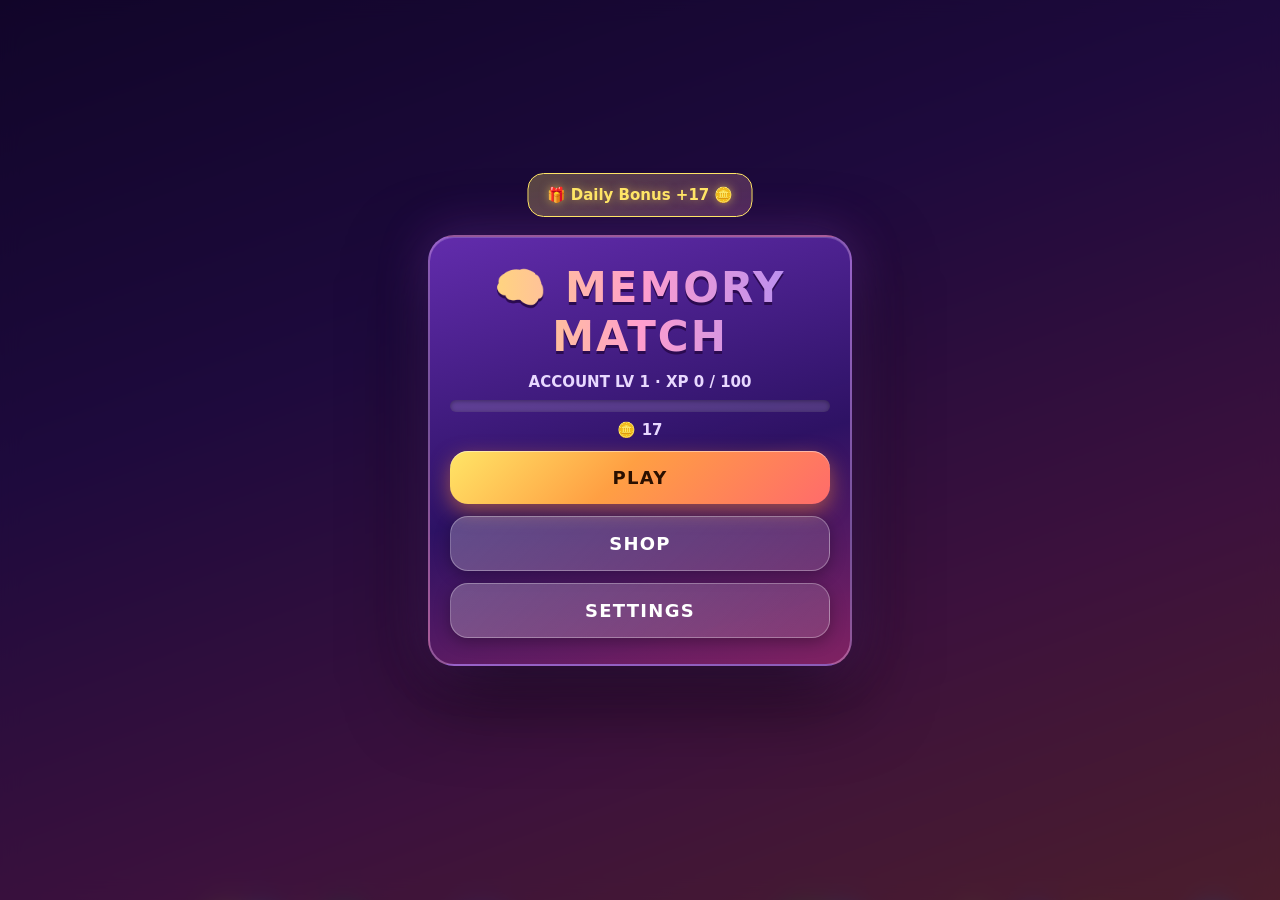
<file: games/MATCH GAME/index.html>
<!DOCTYPE html>
<html lang="en"><head><meta charset="utf-8">
<meta name="viewport" content="width=device-width,initial-scale=1,maximum-scale=1,user-scalable=no,viewport-fit=cover">
<title>Memory Match</title>
<style>
:root{--ba:#5b6cff;--bb:#2b2f9c;box-sizing:border-box;padding-top:env(safe-area-inset-top,0px);padding-bottom:env(safe-area-inset-bottom,0px)}
html,body{margin:0;height:100%;overflow:hidden;background:#1a0a3e;color:#fff;font-family:"Segoe UI",system-ui,-apple-system,sans-serif;-webkit-user-select:none;user-select:none;-webkit-tap-highlight-color:transparent;overscroll-behavior:none}
body{background:linear-gradient(160deg,#1a0a3e 0%,#4a1d8a 40%,#c23a8b 70%,#ff6b4a 100%) fixed}
.bub{position:fixed;border-radius:50%;pointer-events:none;animation:fl linear infinite;opacity:.55}
@keyframes fl{from{transform:translateY(110vh) scale(1)}to{transform:translateY(-40vh) scale(1.2)}}
.noanim .bub{animation:none;display:none}
#app{height:100%;display:flex;flex-direction:column;position:relative}
#hud{display:none;flex-wrap:wrap;gap:6px;justify-content:center;align-items:center;padding:8px 8px 0}
body.play #hud{display:flex}
.pill{background:linear-gradient(135deg,rgba(255,255,255,.25),rgba(255,255,255,.1));border:1.5px solid rgba(255,255,255,.4);border-radius:14px;padding:7px 11px;font-weight:800;font-size:13px;letter-spacing:.5px;white-space:nowrap;box-shadow:0 3px 10px rgba(0,0,0,.25);backdrop-filter:blur(10px);transition:transform .15s}
.pill.warn{background:linear-gradient(135deg,#ff5e7a,#ff2d55);border-color:#ff8a9a;animation:wp .5s infinite alternate;color:#fff;box-shadow:0 0 16px rgba(255,45,85,.5)}@keyframes wp{to{transform:scale(1.08)}}
#hCb:empty{display:none}#hCb{color:#ffe566;border-color:#ffe566;background:linear-gradient(135deg,rgba(255,220,80,.4),rgba(255,160,40,.25));text-shadow:0 0 10px #ffe566;animation:comboPulse 0.8s infinite alternate}
@keyframes comboPulse{to{box-shadow:0 0 18px rgba(255,220,80,.6);transform:scale(1.05)}}
#pb,#hb{font:inherit;border:0;border-radius:14px;width:44px;height:38px;color:#fff;font-size:18px;cursor:pointer;transition:transform .15s}
#pb{background:linear-gradient(135deg,#a78bfa,#7c3aed);box-shadow:0 4px 14px rgba(124,58,237,.5)}
#hb{background:linear-gradient(135deg,#fbbf24,#f59e0b);box-shadow:0 4px 14px rgba(251,191,36,.45)}
#pb:active,#hb:active{transform:scale(.92)}
#hFv{display:none;background:linear-gradient(135deg,#ff6b35,#f7c948)!important;border-color:#ffe566;color:#1a0a00;animation:feverPulse .5s infinite alternate;font-weight:900}
@keyframes feverPulse{to{transform:scale(1.08);box-shadow:0 0 20px rgba(255,150,50,.7)}}
body.fever #stage{animation:feverGlow 1s ease-in-out infinite alternate}
@keyframes feverGlow{to{filter:drop-shadow(0 0 12px rgba(255,180,50,.4))}}
.card.deal{opacity:0;transform:scale(.5) translateY(-30px);animation:dealIn .4s ease forwards}
@keyframes dealIn{to{opacity:1;transform:scale(1) translateY(0)}}
.card.hint-glow .f{box-shadow:0 0 24px 8px rgba(251,191,36,.8)!important;border-color:#fbbf24}
#stage{flex:1;min-height:0;display:flex;align-items:center;justify-content:center;padding:6px}
#board{display:flex;flex-wrap:wrap;justify-content:center;gap:var(--g)}
.card{position:relative;width:var(--cw);height:calc(var(--cw)/.75);perspective:1100px;cursor:pointer;transition:transform .18s ease;will-change:transform}
.card:hover{transform:translateY(-3px)}
.card:active{transform:scale(.95)}
.in{position:relative;width:100%;height:100%;transform-style:preserve-3d;transition:transform .48s cubic-bezier(.34,1.45,.64,1)}
.card.up .in{transform:rotateY(180deg)}
.f,.b{position:absolute;inset:0;border-radius:calc(var(--cw)*.15);-webkit-backface-visibility:hidden;backface-visibility:hidden;display:flex;align-items:center;justify-content:center;box-shadow:0 10px 24px rgba(0,0,0,.45)}
.b{background:repeating-linear-gradient(45deg,rgba(255,255,255,.14) 0 7px,transparent 7px 14px),linear-gradient(145deg,var(--ba),var(--bb));border:2.5px solid rgba(255,255,255,.75)}
.b::before{content:"";position:absolute;inset:5px;border:2px solid rgba(255,255,255,.4);border-radius:calc(var(--cw)*.11)}
.b::after{content:"✦";font-size:calc(var(--cw)*.38);color:rgba(255,255,255,.8);text-shadow:0 0 14px rgba(255,255,255,.6)}
.f{transform:rotateY(180deg);background:linear-gradient(160deg,#ffffff,#fff5f8);font-size:calc(var(--cw)*.54);border:2.5px solid #fff;box-shadow:inset 0 0 24px rgba(255,180,220,.3)}
.f .emo{display:inline-block;transform-origin:center center;will-change:transform}
.card.up .f .emo{animation:emojiIn .45s cubic-bezier(.34,1.7,.64,1) both}
.card.match .f{background:linear-gradient(160deg,#fff,#d4ffea);box-shadow:0 0 32px 10px rgba(80,255,180,.75),0 0 14px 3px #7dffb8;animation:pop .55s cubic-bezier(.34,1.6,.64,1)}
/* Personality loops – only the emoji moves, card stays still */
.card.match .f .emo.p-wiggle{animation:pWiggle 1.1s ease-in-out .35s infinite}
.card.match .f .emo.p-bounce{animation:pBounce .9s ease-in-out .35s infinite}
.card.match .f .emo.p-roar{animation:pRoar 1.35s ease-in-out .3s infinite}
.card.match .f .emo.p-nibble{animation:pNibble 1s ease-in-out .35s infinite}
.card.match .f .emo.p-spin{animation:pSpin 1.4s ease-in-out .35s infinite}
.card.match .f .emo.p-pulse{animation:pPulse 1.1s ease-in-out .35s infinite}
.card.match .f .emo.p-hop{animation:pHop .85s ease-in-out .35s infinite}
@keyframes emojiIn{0%{transform:scale(.15) rotate(-20deg)}50%{transform:scale(1.3) rotate(12deg)}75%{transform:scale(.88) rotate(-6deg)}100%{transform:scale(1) rotate(0)}}
@keyframes pWiggle{0%,100%{transform:rotate(0) scale(1)}25%{transform:rotate(-14deg) scale(1.1)}50%{transform:rotate(14deg) scale(1.08)}75%{transform:rotate(-8deg) scale(1.06)}}
@keyframes pBounce{0%,100%{transform:translateY(0) scale(1)}30%{transform:translateY(-10px) scale(1.15,0.9)}50%{transform:translateY(0) scale(0.95,1.1)}70%{transform:translateY(-5px) scale(1.08)}}
/* Lion roar – big open + shake like dahan khol ke daharna */
@keyframes pRoar{
  0%,100%{transform:scale(1,1) rotate(0)}
  12%{transform:scale(1.15,0.9) rotate(-4deg)}
  28%{transform:scale(1.4,1.35) rotate(5deg)}
  40%{transform:scale(1.5,1.45) rotate(-7deg)}
  52%{transform:scale(1.35,1.3) rotate(6deg)}
  65%{transform:scale(1.45,1.4) rotate(-4deg)}
  80%{transform:scale(1.2,1.15) rotate(3deg)}
}
@keyframes pNibble{0%,100%{transform:scale(1) rotate(0)}15%{transform:scale(1.05) rotate(-8deg) translateY(2px)}30%{transform:scale(0.92) rotate(5deg)}50%{transform:scale(1.12) rotate(-5deg) translateY(-3px)}70%{transform:scale(0.95) rotate(6deg)}}
@keyframes pSpin{0%,100%{transform:rotate(0) scale(1)}25%{transform:rotate(15deg) scale(1.1)}50%{transform:rotate(-15deg) scale(1.15)}75%{transform:rotate(10deg) scale(1.08)}}
@keyframes pPulse{0%,100%{transform:scale(1)}30%{transform:scale(1.22)}60%{transform:scale(0.92)}80%{transform:scale(1.1)}}
@keyframes pHop{0%,100%{transform:translateY(0) rotate(0) scale(1)}25%{transform:translateY(-12px) rotate(-8deg) scale(1.1)}50%{transform:translateY(0) rotate(0) scale(1)}75%{transform:translateY(-7px) rotate(8deg) scale(1.08)}}
@keyframes pop{0%{transform:rotateY(180deg) scale(1)}35%{transform:rotateY(180deg) scale(1.18)}65%{transform:rotateY(180deg) scale(.95)}100%{transform:rotateY(180deg) scale(1)}}
.card.shake .in{animation:shk .48s .38s}
@keyframes shk{0%,100%{transform:rotateY(180deg)}20%{transform:rotateY(180deg) translateX(-9px) rotate(-5deg)}40%{transform:rotateY(180deg) translateX(9px) rotate(5deg)}60%{transform:rotateY(180deg) translateX(-6px)}80%{transform:rotateY(180deg) translateX(6px)}}
.pt{position:absolute;left:50%;top:50%;width:8px;height:8px;border-radius:50%;pointer-events:none;animation:pt .7s forwards;z-index:3;box-shadow:0 0 6px currentColor}
@keyframes pt{to{transform:translate(var(--dx),var(--dy)) scale(.3);opacity:0}}
.sf{position:absolute;left:0;right:0;top:18%;text-align:center;font-weight:900;font-size:1.15em;color:#fff;text-shadow:0 2px 6px #000,0 0 12px #ff9;pointer-events:none;animation:sf .9s forwards;z-index:3}
@keyframes sf{0%{transform:translateY(0) scale(1);opacity:1}100%{transform:translateY(-50px) scale(1.2);opacity:0}}
.noanim .in{transition-duration:.01s}.noanim .card.up .f .emo,.noanim .card.match .f,.noanim .card.match .f .emo,.noanim .card.shake .in{animation:none!important}
.float-msg{position:fixed;left:50%;top:28%;transform:translateX(-50%);z-index:30;font-weight:900;font-size:22px;letter-spacing:1px;text-shadow:0 3px 12px #000,0 0 20px currentColor;pointer-events:none;animation:floatUp 1.4s ease-out forwards;white-space:nowrap}
@keyframes floatUp{0%{opacity:0;transform:translateX(-50%) translateY(20px) scale(.8)}15%{opacity:1;transform:translateX(-50%) translateY(0) scale(1.1)}70%{opacity:1}100%{opacity:0;transform:translateX(-50%) translateY(-40px) scale(1)}}
.screen-flash{position:fixed;inset:0;z-index:25;pointer-events:none;animation:flashFade .35s ease-out forwards}
@keyframes flashFade{0%{opacity:1}100%{opacity:0}}
.noanim .float-msg,.noanim .screen-flash{display:none!important}
.scr{position:fixed;inset:0;display:flex;align-items:center;justify-content:center;background:rgba(15,5,35,.75);-webkit-backdrop-filter:blur(10px);backdrop-filter:blur(10px);z-index:5;transition:opacity .28s ease;padding:16px}
.scr.hide{opacity:0;pointer-events:none;visibility:hidden}
.card2{max-width:380px;width:100%;max-height:96%;overflow:auto;text-align:center;background:linear-gradient(165deg,rgba(100,45,175,.98),rgba(45,18,100,.99) 55%,rgba(130,35,100,.97));border:2px solid rgba(255,200,255,.35);border-radius:26px;padding:26px 20px;box-shadow:0 28px 80px rgba(0,0,0,.6),0 0 50px rgba(180,80,255,.3),inset 0 1px 0 rgba(255,255,255,.18);animation:cardIn .35s ease}
@keyframes cardIn{from{opacity:0;transform:scale(.92) translateY(12px)}to{opacity:1;transform:scale(1) translateY(0)}}
h1{margin:0 0 12px;font-size:42px;letter-spacing:2px;background:linear-gradient(90deg,#ffe566,#ff9ecd,#a78bfa,#7dd3fc,#ffe566);background-size:200% auto;-webkit-background-clip:text;-webkit-text-fill-color:transparent;background-clip:text;filter:drop-shadow(0 3px 0 #2a0a50);animation:titleShine 4s linear infinite}
@keyframes titleShine{to{background-position:200% center}}
h2{margin:0 0 16px;letter-spacing:2px;color:#ffe9a8;text-shadow:0 2px 10px rgba(0,0,0,.45);font-size:26px}
.btn{display:block;width:100%;margin:12px 0 0;font:inherit;font-weight:800;font-size:18px;letter-spacing:1.3px;color:#2a1000;background:linear-gradient(135deg,#ffe566,#ff9f43 45%,#ff6b6b);border:0;border-radius:18px;padding:16px;cursor:pointer;box-shadow:0 7px 20px rgba(255,140,50,.5),inset 0 1px 0 rgba(255,255,255,.45);transition:transform .15s,box-shadow .15s}
.btn:hover{transform:translateY(-3px);box-shadow:0 10px 26px rgba(255,140,50,.6)}
.btn:active{transform:scale(.96)}
.btn.sec{background:linear-gradient(135deg,rgba(255,255,255,.25),rgba(255,255,255,.12));color:#fff;box-shadow:0 4px 16px rgba(0,0,0,.3);border:1.5px solid rgba(255,255,255,.3)}
.btn.sec:hover{background:linear-gradient(135deg,rgba(255,255,255,.35),rgba(255,255,255,.18));transform:translateY(-2px)}
.btn.red{background:linear-gradient(135deg,#ff8a8a,#e63946);color:#fff;box-shadow:0 6px 20px rgba(230,57,70,.45)}
.acc{margin:12px 0;font-weight:700;color:#e8d8ff;font-size:15px}
.bar{height:12px;border-radius:10px;background:rgba(255,255,255,.15);overflow:hidden;margin:9px 0;box-shadow:inset 0 1px 4px rgba(0,0,0,.35)}
.bar i{display:block;height:100%;background:linear-gradient(90deg,#7dd3fc,#a78bfa,#ff9ecd,#ffe566);border-radius:10px;transition:width .45s ease;box-shadow:0 0 10px rgba(167,139,250,.5)}
.stats{display:grid;grid-template-columns:1fr 1fr;gap:11px;margin:16px 0}
.stats div{background:linear-gradient(145deg,rgba(255,255,255,.16),rgba(255,255,255,.07));border-radius:16px;padding:12px;font-size:11px;letter-spacing:1.3px;text-transform:uppercase;color:#d8c8ff;border:1px solid rgba(255,255,255,.15);box-shadow:0 4px 12px rgba(0,0,0,.2)}
.stats b{display:block;font-size:23px;color:#fff;margin-top:4px;letter-spacing:0;text-shadow:0 0 12px rgba(255,200,100,.45)}
.rw{font-size:14px;color:#ffe9a8;line-height:1.7}
.up2{background:linear-gradient(135deg,rgba(255,230,100,.28),rgba(255,150,200,.22));border:1.5px solid #ffe566;border-radius:16px;padding:11px;margin:11px 0;font-weight:800;color:#ffe566;text-shadow:0 0 10px rgba(255,220,80,.55);animation:glow 1.4s infinite alternate}
@keyframes glow{to{box-shadow:0 0 20px rgba(255,220,80,.45)}}
.big{font-size:22px;font-weight:700;margin:9px 0;color:#f0e0ff}
/* ===== Shop UI (polished) ===== */
#shCoin{
  font-size:20px;font-weight:800;color:#ffe566;
  text-shadow:0 0 14px rgba(255,220,80,.55);
  margin:2px 0 10px;letter-spacing:.5px;
  display:inline-flex;align-items:center;gap:6px;
  background:linear-gradient(135deg,rgba(255,230,100,.15),rgba(255,160,40,.08));
  border:1px solid rgba(255,220,80,.35);border-radius:14px;
  padding:8px 16px;
}
#shList{
  max-height:54vh;overflow-y:auto;overflow-x:hidden;
  padding:2px 4px 10px;margin:0 0 6px;
  -webkit-overflow-scrolling:touch;scrollbar-width:thin;
}
#shList::-webkit-scrollbar{width:4px}
#shList::-webkit-scrollbar-track{background:transparent}
#shList::-webkit-scrollbar-thumb{background:rgba(255,255,255,.22);border-radius:4px}

.sh{
  margin:16px 0 10px;font-size:11px;letter-spacing:1.8px;
  color:#c4b0ff;font-weight:800;
  display:flex;align-items:center;justify-content:center;gap:10px;
}
.sh:first-child{margin-top:4px}
.sh::before,.sh::after{
  content:"";flex:1;height:1px;
  background:linear-gradient(90deg,transparent,rgba(196,176,255,.45),transparent);
}

.shop-grid{
  display:grid;
  grid-template-columns:repeat(2,minmax(0,1fr));
  gap:10px;
}

.shop-item{
  display:flex;flex-direction:column;align-items:center;
  background:linear-gradient(165deg,rgba(255,255,255,.15),rgba(255,255,255,.04));
  border:1.5px solid rgba(255,255,255,.14);
  border-radius:18px;
  padding:12px 8px 10px;
  text-align:center;
  transition:transform .15s ease,border-color .2s ease,box-shadow .2s ease;
  position:relative;
  min-height:0;
}
.shop-item:active{transform:scale(.96)}

/* Rarity borders & glows */
.shop-item.r-common{border-color:rgba(200,200,220,.35)}
.shop-item.r-rare{border-color:#38bdf8;box-shadow:0 0 10px rgba(56,189,248,.25)}
.shop-item.r-epic{border-color:#c084fc;box-shadow:0 0 12px rgba(192,132,252,.3)}
.shop-item.r-legend{border-color:#fbbf24;box-shadow:0 0 14px rgba(251,191,36,.35);background:linear-gradient(165deg,rgba(251,191,36,.12),rgba(255,255,255,.04))}

.shop-item.equipped{
  border-color:#ffe566 !important;
  background:linear-gradient(165deg,rgba(255,230,100,.22),rgba(255,255,255,.06)) !important;
  box-shadow:0 0 0 1px rgba(255,229,102,.35),0 0 18px rgba(255,220,80,.28) !important;
}
.shop-item.equipped::after{
  content:"✓";position:absolute;top:6px;right:8px;
  font-size:11px;font-weight:900;color:#ffe566;
  text-shadow:0 0 8px rgba(255,220,80,.7);z-index:2;
}

.rarity-tag{
  font-size:9px;font-weight:800;letter-spacing:.8px;text-transform:uppercase;
  margin-bottom:5px;padding:2px 7px;border-radius:6px;line-height:1.2;
}
.r-common .rarity-tag{color:#c8c8d8;background:rgba(200,200,220,.15)}
.r-rare .rarity-tag{color:#7dd3fc;background:rgba(56,189,248,.18)}
.r-epic .rarity-tag{color:#e9d5ff;background:rgba(192,132,252,.22)}
.r-legend .rarity-tag{color:#fde68a;background:rgba(251,191,36,.22)}

.shop-item .preview{
  width:52px;height:64px;border-radius:12px;
  margin:0 auto 8px;flex-shrink:0;
  border:2.5px solid rgba(255,255,255,.55);
  box-shadow:0 6px 16px rgba(0,0,0,.4),inset 0 1px 0 rgba(255,255,255,.25);
  display:block;
}
.shop-item.equipped .preview{
  border-color:#ffe566;
  box-shadow:0 6px 16px rgba(0,0,0,.4),0 0 12px rgba(255,220,80,.4);
}

.shop-item .name{
  font-size:12px;font-weight:700;color:#f2eaff;
  margin-bottom:9px;letter-spacing:.2px;
  max-width:100%;white-space:nowrap;overflow:hidden;text-overflow:ellipsis;
  line-height:1.2;
}

.shop-item button{
  font:inherit;font-weight:800;border:0;border-radius:11px;
  padding:8px 6px;width:100%;font-size:12px;cursor:pointer;
  letter-spacing:.3px;min-height:34px;
  transition:transform .12s ease,filter .12s ease,box-shadow .12s ease;
  -webkit-tap-highlight-color:transparent;touch-action:manipulation;
}
.shop-item button:active{transform:scale(.95)}

.shop-item button.buy{
  background:linear-gradient(135deg,#ffe566 0%,#ffb347 50%,#ff8c42 100%);
  color:#2a1000;
  box-shadow:0 4px 12px rgba(255,160,50,.4),inset 0 1px 0 rgba(255,255,255,.35);
}
.shop-item button.buy:active{filter:brightness(.95)}

.shop-item button.equip{
  background:rgba(255,255,255,.16);
  color:#fff;
  border:1.5px solid rgba(255,255,255,.28);
}
.shop-item button.equip:active{background:rgba(255,255,255,.24)}

.shop-item button.equipped-btn{
  background:linear-gradient(135deg,#4ade80,#16a34a);
  color:#fff;
  box-shadow:0 0 12px rgba(74,222,128,.45),inset 0 1px 0 rgba(255,255,255,.25);
  pointer-events:none;
}

@media(max-width:560px){
  h1{font-size:30px}
  .pill{font-size:11px;padding:5px 8px}
  .card2{padding:20px 14px;border-radius:22px}
  .shop-grid{gap:8px}
  .shop-item{padding:10px 6px 9px;border-radius:14px}
  .shop-item .preview{width:44px;height:54px;border-radius:10px}
  .shop-item .name{font-size:11px;margin-bottom:7px}
  .shop-item button{font-size:11px;padding:7px 4px;min-height:32px}
  #shCoin{font-size:17px;padding:7px 14px}
  #shList{max-height:50vh}
}
</style></head>
<body>
<div id="app">
 <div id="hud"><div class="pill" id="hLv"></div><div class="pill" id="hTm"></div><div class="pill" id="hMv"></div><div class="pill" id="hSc"></div><div class="pill" id="hCb"></div><div class="pill" id="hFv" style="display:none">⚡ FEVER</div><button id="hb" data-a="hint" aria-label="Hint" title="Hint (20🪙)">💡</button><button id="pb" data-a="pause" aria-label="Pause">⏸</button></div>
 <div id="stage"><div id="board"></div></div>
</div>
<div id="sMenu" class="scr"><div class="card2"><h1>🧠 MEMORY MATCH</h1><div class="acc"><div id="mAcc"></div><div class="bar"><i id="mBar" style="width:0"></i></div><div id="mCoin"></div></div>
 <button class="btn" data-a="play">PLAY</button><button class="btn sec" data-a="shop">SHOP</button><button class="btn sec" data-a="settings">SETTINGS</button></div></div>
<div id="sStart" class="scr hide"><div class="card2"><h1 id="stL"></h1><div class="big" id="stP"></div><div class="big" id="stT"></div><button class="btn" data-a="start">START</button><button class="btn sec" data-a="home">HOME</button></div></div>
<div id="sPause" class="scr hide"><div class="card2"><h2>PAUSED</h2><button class="btn" data-a="resume">RESUME</button><button class="btn sec" data-a="restart">RESTART</button><button class="btn sec" data-a="home">HOME</button></div></div>
<div id="sDone" class="scr hide"><div class="card2"><h2>LEVEL COMPLETE!</h2><div id="dBody"></div><button class="btn" data-a="next">NEXT LEVEL</button><button class="btn sec" data-a="home">HOME</button></div></div>
<div id="sOver" class="scr hide"><div class="card2"><h2>TIME UP!</h2><div id="oBody"></div><button class="btn" data-a="again">TRY AGAIN</button><button class="btn sec" data-a="home">HOME</button></div></div>
<div id="sShop" class="scr hide"><div class="card2"><h2>🛒 SHOP</h2><div id="shCoin"></div><div id="shList"></div><button class="btn sec" data-a="back">BACK</button></div></div>
<div id="sSet" class="scr hide"><div class="card2"><h2>SETTINGS</h2><button class="btn sec" id="bS" data-a="sound"></button><button class="btn sec" id="bM" data-a="music"></button><button class="btn sec" id="bA" data-a="anim"></button><button class="btn sec" data-a="reset">RESET PROGRESS</button><button class="btn" data-a="back">BACK</button></div></div>
<div id="sConf" class="scr hide"><div class="card2"><h2>RESET PROGRESS?</h2><p>This erases your account level, coins and purchases. It cannot be undone.</p><button class="btn red" data-a="doReset">YES, RESET</button><button class="btn sec" data-a="cancel">CANCEL</button></div></div>
<script>
(()=>{
'use strict';
const $=id=>document.getElementById(id);
const SYM=[
'🍎','🍊','🍋','🍉','🍇','🍓','🍒','🥝','🍑','🍌','🍍','🥥','🥭','🍐','🫐','🍈',
'🐱','🐶','🦊','🐼','🐸','🐵','🦁','🐯','🐰','🦄','🐙','🦋','🐻','🐨','🐷','🐮','🐹','🐥','🐧','🐢','🐝','🐞',
'🚀','⭐','🌙','☀️','⚡','❄️','🌈','🔥','💎','🌊','🍀','🌸','🌺','🌷','🌹','🌻',
'⚽','🏀','🎮','🎵','🎈','🎯','🎲','🏆','🎨','🎬','🎤','🎧','🎸','🎹',
'🍕','🍔','🍩','🍦','🧁','🍭','🍪','🥐','🧀','🌮','🍣','🍿','🎂','🍫',
'👑','💜','💚','💙','❤️','🧡','💛','🖤','🤍','💖','✨','💫','🌟','💢','💯'
];
const BACKS=[
 {n:'Candy',p:0,a:'#ff6b9d',b:'#c026d3',r:'c'},
 {n:'Ocean',p:60,a:'#22d3ee',b:'#0284c7',r:'c'},
 {n:'Sunset',p:120,a:'#fb923c',b:'#e11d48',r:'c'},
 {n:'Emerald',p:180,a:'#4ade80',b:'#059669',r:'c'},
 {n:'Galaxy',p:250,a:'#a78bfa',b:'#4c1d95',r:'r'},
 {n:'Fire',p:320,a:'#f97316',b:'#b91c1c',r:'r'},
 {n:'Ice',p:380,a:'#67e8f9',b:'#0369a1',r:'r'},
 {n:'Gold',p:450,a:'#fbbf24',b:'#b45309',r:'r'},
 {n:'Neon',p:520,a:'#f0abfc',b:'#86198f',r:'e'},
 {n:'Royal',p:600,a:'#818cf8',b:'#312e81',r:'e'},
 {n:'Rose',p:680,a:'#fb7185',b:'#9f1239',r:'e'},
 {n:'Mint',p:750,a:'#6ee7b7',b:'#047857',r:'e'},
 {n:'Berry',p:820,a:'#c084fc',b:'#6b21a8',r:'e'},
 {n:'Coral',p:900,a:'#fb923c',b:'#c2410c',r:'e'},
 {n:'Silver',p:1000,a:'#e2e8f0',b:'#475569',r:'l'},
 {n:'Crimson',p:1100,a:'#f87171',b:'#7f1d1d',r:'l'},
 {n:'Aqua',p:1200,a:'#2dd4bf',b:'#0f766e',r:'l'},
 {n:'Violet',p:1350,a:'#a78bfa',b:'#5b21b6',r:'l'},
 {n:'Amber',p:1500,a:'#fcd34d',b:'#d97706',r:'l'},
 {n:'Noir',p:1800,a:'#1e293b',b:'#0f172a',r:'l'}
];
const BGS=[
 {n:'Rainbow',p:0,c:['#1a0a3e','#4a1d8a','#c23a8b','#ff6b4a'],r:'c'},
 {n:'Aurora',p:100,c:['#042f2e','#0d9488','#7c3aed'],r:'c'},
 {n:'Sunset',p:180,c:['#3b0764','#be185d','#f97316'],r:'c'},
 {n:'Candy',p:250,c:['#4c1d95','#db2777','#fbbf24'],r:'c'},
 {n:'Night',p:320,c:['#0f172a','#1e3a5f','#312e81'],r:'r'},
 {n:'Forest',p:400,c:['#052e16','#166534','#0e7490'],r:'r'},
 {n:'Lava',p:480,c:['#450a0a','#9a3412','#f97316'],r:'r'},
 {n:'Sky',p:550,c:['#0c4a6e','#0369a1','#7dd3fc'],r:'r'},
 {n:'Purple Haze',p:650,c:['#2e1065','#7e22ce','#c026d3'],r:'e'},
 {n:'Ocean Deep',p:750,c:['#042f2e','#0e7490','#164e63'],r:'e'},
 {n:'Peach',p:850,c:['#7c2d12','#ea580c','#fdba74'],r:'e'},
 {n:'Minty',p:950,c:['#064e3b','#10b981','#6ee7b7'],r:'e'},
 {n:'Midnight',p:1100,c:['#020617','#1e1b4b','#312e81'],r:'l'},
 {n:'Sunrise',p:1250,c:['#7c2d12','#dc2626','#fbbf24'],r:'l'},
 {n:'Cyber',p:1400,c:['#0f172a','#4c1d95','#22d3ee'],r:'l'},
 {n:'Blossom',p:1600,c:['#831843','#db2777','#f9a8d4'],r:'l'}
];
const RARITY={c:{name:'Common',cls:'r-common'},r:{name:'Rare',cls:'r-rare'},e:{name:'Epic',cls:'r-epic'},l:{name:'Legendary',cls:'r-legend'}};

/* ===== Save (safe) ===== */
const KEY='memoryMatchSave';
const fresh=()=>({coins:0,al:1,axp:0,lvl:1,sound:true,music:true,anim:true,oB:[0],oG:[0],sB:0,sG:0,daily:''});
function load(){const s=fresh();try{const j=JSON.parse(localStorage.getItem(KEY));if(!j||typeof j!=='object')return s;
 for(const k of['coins','al','axp','lvl','sB','sG'])if(Number.isFinite(j[k]))s[k]=Math.max(0,Math.floor(j[k]));
 for(const k of['sound','music','anim'])if(typeof j[k]==='boolean')s[k]=j[k];
 for(const k of['oB','oG'])if(Array.isArray(j[k]))s[k]=j[k].filter(Number.isInteger);
 if(typeof j.daily==='string')s.daily=j.daily;
 s.al=Math.max(1,s.al);s.lvl=Math.max(1,s.lvl);if(!s.oB.includes(0))s.oB.push(0);if(!s.oG.includes(0))s.oG.push(0);
 if(!BACKS[s.sB]||!s.oB.includes(s.sB))s.sB=0;if(!BGS[s.sG]||!s.oG.includes(s.sG))s.sG=0;}catch(e){}return s;}
let S=load();const save=()=>{try{localStorage.setItem(KEY,JSON.stringify(S));}catch(e){}};
const accNeed=l=>100+50*(l-1);
function applyTheme(){const r=document.documentElement.style,b=BACKS[S.sB],g=BGS[S.sG].c;
 r.setProperty('--ba',b.a);r.setProperty('--bb',b.b);
 const grad=g.length>=4?`linear-gradient(160deg,${g[0]} 0%,${g[1]} 35%,${g[2]} 70%,${g[3]} 100%) fixed`:`linear-gradient(160deg,${g[0]},${g[1]} 55%,${g[2]}) fixed`;
 document.body.style.background=grad;document.body.classList.toggle('noanim',!S.anim);}

/* ===== Audio (real files + random) ===== */
const soundLists={
 match:['match1.mp3','match2.mp3'],
 wrong:['wrong1.mp3'],
 win:['win1.mp3','win2.mp3','win3.mp3'],
 lose:['lose1.mp3','lose2.mp3','lose3.mp3','lose4.mp3','lose5.mp3'],
 start:['start1.mp3']
};
const audioPool={};
const lastPlayed={};
let lastFlipT=0;
function getAudio(file){
 if(!audioPool[file]){const a=new Audio(file);a.preload='auto';a.volume=0.9;audioPool[file]=a;}
 return audioPool[file];
}
function playRandom(type,vol=0.9){
 if(!S.sound)return;
 const list=soundLists[type];
 if(!list||!list.length)return;
 let file;
 if(list.length===1){file=list[0];}
 else{
  let tries=0;
  do{file=list[Math.random()*list.length|0];tries++;}while(file===lastPlayed[type]&&tries<8);
  lastPlayed[type]=file;
 }
 const a=getAudio(file);
 try{
  a.pause();a.currentTime=0;a.volume=vol;
  a.play().catch(()=>{});
 }catch(e){}
}
// Soft synthetic click/flip so buttons & cards feel responsive (very short)
let AC=null;
function tinyBeep(f=620,d=0.045,g=0.07){
 if(!S.sound)return;
 try{
  AC=AC||new(window.AudioContext||window.webkitAudioContext)();
  if(AC.state==='suspended')AC.resume();
  const t=AC.currentTime,o=AC.createOscillator(),gn=AC.createGain();
  o.type='sine';o.frequency.value=f;
  gn.gain.setValueAtTime(g,t);gn.gain.exponentialRampToValueAtTime(0.001,t+d);
  o.connect(gn);gn.connect(AC.destination);o.start(t);o.stop(t+d+0.02);
 }catch(e){}
}
const SFX={
 click:()=>tinyBeep(780,0.04,0.06),
 flip:()=>{const now=performance.now();if(now-lastFlipT<80)return;lastFlipT=now;tinyBeep(420,0.06,0.05);},
 match:()=>playRandom('match',0.95),
 wrong:()=>playRandom('wrong',0.85),
 done:()=>playRandom('win',1),
 lvl:()=>playRandom('win',1),
 warn:()=>tinyBeep(900,0.05,0.04),
 over:()=>playRandom('lose',0.95)
};
const sfx=n=>{if(S.sound)try{SFX[n]();}catch(e){}};
function playSound(type){playRandom(type);}

/* ===== State ===== */
let state='menu',G=null,CL=1,raf=0,lastTs=0;
const SCR={menu:'sMenu',levelstart:'sStart',paused:'sPause',complete:'sDone',over:'sOver',shop:'sShop',settings:'sSet',confirm:'sConf'};
function setState(s){state=s;document.body.classList.toggle('play',s==='playing'||s==='paused'||s==='complete'||s==='over');
 $('board').style.visibility=(s==='playing'||s==='complete'||s==='over')?'visible':'hidden';
 document.querySelectorAll('.scr').forEach(e=>e.classList.toggle('hide',e.id!==SCR[s]));}
const pairsFor=l=>l<=7?[2,3,4,6,8,10,12][l-1]:Math.min(12+Math.ceil((l-7)/2),18);
const timeFor=p=>Math.min(100,Math.max(30,25+p*5));
const movesFor=p=>Math.min(36,Math.max(6,p*2+4));
function shuffle(a){for(let i=a.length-1;i>0;i--){const j=Math.random()*(i+1)|0;[a[i],a[j]]=[a[j],a[i]];}return a;}
const hc={};const setT=(id,v)=>{if(hc[id]!==v){hc[id]=v;$(id).textContent=v;}};
function hud(){if(!G)return;const sec=Math.max(0,Math.ceil(G.time/1000));
 setT('hLv','LEVEL '+G.level);setT('hTm','⏱ '+sec);setT('hMv','🎯 '+G.movesLeft);setT('hSc','⭐ '+G.score);setT('hCb',G.combo>=2?'🔥 ×'+G.combo:'');
 const feverOn=G.fever>0;if(hc.fv!==feverOn){hc.fv=feverOn;$('hFv').style.display=feverOn?'':'none';document.body.classList.toggle('fever',feverOn);}
 if(feverOn)setT('hFv','⚡ FEVER '+Math.ceil(G.fever/1000)+'s');
 const w=sec<=10&&state==='playing';if(hc.w!==w){hc.w=w;$('hTm').classList.toggle('warn',w);}
 const mw=G.movesLeft<=3&&state==='playing';if(hc.mw!==mw){hc.mw=mw;$('hMv').classList.toggle('warn',mw);}
 if(sec!==G.lastSec){G.lastSec=sec;if(w&&sec>0)sfx('warn');}}

/* ===== Level flow ===== */
function checkDaily(){
 const today=new Date().toISOString().slice(0,10);
 if(S.daily===today)return;
 S.daily=today;const bonus=15+Math.floor(S.al*2);S.coins+=bonus;save();
 setTimeout(()=>{if(state==='menu'){const t=document.createElement('div');t.className='up2';t.style.cssText='position:fixed;top:18%;left:50%;transform:translateX(-50%);z-index:20;padding:12px 18px;font-size:15px';t.textContent='🎁 Daily Bonus +'+bonus+' 🪙';document.body.appendChild(t);setTimeout(()=>t.remove(),2800);}},400);
}
function refreshMenu(){checkDaily();$('mAcc').textContent=`ACCOUNT LV ${S.al}  ·  XP ${S.axp} / ${accNeed(S.al)}`;$('mBar').style.width=Math.min(100,S.axp/accNeed(S.al)*100)+'%';$('mCoin').textContent='🪙 '+S.coins;}
function toMenu(){G=null;$('board').innerHTML='';for(const k in hc)delete hc[k];refreshMenu();setState('menu');}
function showStart(l){CL=Math.max(1,l);G=null;$('board').innerHTML='';const p=pairsFor(CL);$('stL').textContent='LEVEL '+CL;$('stP').textContent=p+' PAIRS · 🎯 '+movesFor(p)+' MOVES';$('stT').textContent='⏱ '+timeFor(p)+' SECONDS';setState('levelstart');}
function startLevel(l){
 CL=l;const p=pairsFor(l);
 const syms=shuffle(SYM.slice()).slice(0,p),deck=shuffle([...syms,...syms]);
 const maxM=movesFor(p);
 G={level:l,pairs:p,time:timeFor(p)*1000,moves:0,movesLeft:maxM,maxMoves:maxM,score:0,combo:0,mistakes:0,matched:0,sel:[],lock:true,wait:null,done:false,lastSec:-1,cards:[],fever:0,hints:0,preview:true};
 document.body.classList.remove('fever');
 const b=$('board');b.innerHTML='';
 const personaOf=e=>{
  if(/[🦁🐯]/.test(e))return 'p-roar';
  if(/[🐱🐶🦊🐼🐸🐵🐰🦄🐙🐻🐨🐷🐮🐹🐧🐢🐝🐞🐥]/.test(e))return Math.random()<.5?'p-roar':'p-nibble';
  if(/[🍎🍊🍋🍉🍇🍓🍒🥝🍑🍌🍍🥥🥭🍐🫐🍈🍕🍔🍩🍦🧁🍭🍪🥐🧀🌮🍣🍿🎂🍫]/.test(e))return Math.random()<.5?'p-nibble':'p-bounce';
  if(/[🚀⭐🌙☀️⚡❄️🌈🔥💎🌊]/.test(e))return Math.random()<.5?'p-spin':'p-pulse';
  if(/[⚽🏀🎮🎵🎈🎯🎲🏆🎨🎬🎤🎧🎸🎹]/.test(e))return Math.random()<.5?'p-bounce':'p-hop';
  if(/[🍀🌸🌺🌷🌹🌻]/.test(e))return 'p-pulse';
  if(/[👑💜💚💙❤️🧡💛🖤🤍💖✨💫🌟💢💯]/.test(e))return Math.random()<.5?'p-wiggle':'p-pulse';
  return ['p-wiggle','p-bounce','p-hop','p-spin'][Math.random()*4|0];
 };
 deck.forEach((id,i)=>{
  const el=document.createElement('div');el.className='card deal';el.dataset.i=i;
  el.style.animationDelay=(i*0.04)+'s';
  el.innerHTML=`<div class="in"><div class="b"></div><div class="f"><span class="emo ${personaOf(id)}">${id}</span></div></div>`;
  b.appendChild(el);G.cards.push({id,el,up:false,matched:false});
 });
 for(const k in hc)delete hc[k];
 setState('playing');layout();hud();startLoop();
 playSound('start');
 // Deal → show all cards 1 sec → flip back → play
 const dealMs=Math.min(900,G.cards.length*35+250);
 setTimeout(()=>{
  if(!G)return;
  G.cards.forEach(c=>{c.el.classList.remove('deal');c.up=true;c.el.classList.add('up');});
  floatMsg('👀 MEMORIZE!','#7dd3fc');
  setTimeout(()=>{
   if(!G)return;
   G.cards.forEach(c=>{c.up=false;c.el.classList.remove('up');});
   G.preview=false;G.lock=false;hud();
  },1000);
 },dealMs);
}
function layout(){if(!G)return;
 const st=$('stage'),bw=Math.max(200,st.clientWidth-16),bh=Math.max(200,st.clientHeight-16),n=G.cards.length;
 // Prefer more columns on small screens so cards stay smaller and fit
 let best=0,bestC=2,g=Math.max(5,Math.min(12,bw/70));
 for(let c=2;c<=Math.min(8,n);c++){
  const r=Math.ceil(n/c);
  const cw=Math.min((bw-(c-1)*g)/c,(bh-(r-1)*g)*0.78/r);
  if(cw>best){best=cw;bestC=c;}
 }
 // Cap size so cards never get too big on large screens
 best=Math.max(38,Math.min(best,118));
 g=Math.max(5,Math.min(11,best*0.12));
 const cols=bestC;
 $('board').style.cssText=`--cw:${best.toFixed(1)}px;--g:${g.toFixed(1)}px;width:${(cols*best+(cols-1)*g+2).toFixed(1)}px;visibility:${$('board').style.visibility}`;
}
function startLoop(){if(!raf){lastTs=performance.now();raf=requestAnimationFrame(loop);}}
function loop(now){
 if(state!=='playing'||!G){raf=0;return;}
 const dt=Math.min(now-lastTs,250);lastTs=now;
 if(!G.done&&!G.preview)G.time-=dt;
 if(G.fever>0){G.fever-=dt;if(G.fever<=0){G.fever=0;document.body.classList.remove('fever');floatMsg('Fever over','#aaa');}}
 if(G.wait){G.wait.ms-=dt;if(G.wait.ms<=0){const f=G.wait.fn;G.wait=null;f();}}
 if(state!=='playing'||!G){raf=0;return;}
 if(G.time<=0&&!G.done){G.time=0;hud();timeUp();raf=0;return;}
 hud();raf=requestAnimationFrame(loop);
}
function burst(el,txt,big){if(!S.anim)return;const cols=['#ffe566','#ff6b9d','#a78bfa','#7dd3fc','#4ade80','#fb923c','#f472b6','#fff','#ff0','#0ff'];
 const n=big?20:12;
 for(let k=0;k<n;k++){const p=document.createElement('span'),a=k/n*6.28+Math.random()*.4,r=(big?50:35)+Math.random()*(big?55:45);p.className='pt';p.style.background=cols[k%cols.length];p.style.color=cols[k%cols.length];p.style.width=(big?10:8)+'px';p.style.height=p.style.width;p.style.setProperty('--dx',Math.cos(a)*r+'px');p.style.setProperty('--dy',Math.sin(a)*r+'px');el.appendChild(p);}
 if(txt){const t=document.createElement('span');t.className='sf';t.textContent=txt;if(big)t.style.fontSize='1.35em';el.appendChild(t);}
 setTimeout(()=>el.querySelectorAll('.pt,.sf').forEach(n=>n.remove()),big?1100:900);}
function floatMsg(msg,color){
 if(!S.anim)return;
 const d=document.createElement('div');d.className='float-msg';d.textContent=msg;
 d.style.color=color||'#ffe566';document.body.appendChild(d);
 setTimeout(()=>d.remove(),1400);
}
function screenFlash(color){
 if(!S.anim)return;
 const f=document.createElement('div');f.className='screen-flash';f.style.background=color||'rgba(255,230,100,.25)';document.body.appendChild(f);
 setTimeout(()=>f.remove(),350);
}
const COMBO_LINES=['NICE!','GREAT!','AWESOME!','FIRE!','INSANE!','UNSTOPPABLE!','GODLIKE!'];
function pick(i){
 const c=G&&G.cards[i];if(!c||state!=='playing'||G.lock||c.up||c.matched||G.movesLeft<=0)return;
 c.up=true;c.el.classList.add('up');sfx('flip');G.sel.push(c);
 if(G.sel.length<2)return;
 G.moves++;G.movesLeft--;const[a,b]=G.sel;G.sel=[];
 if(a.id===b.id){
  a.matched=b.matched=true;G.matched++;G.combo++;
  let pts=100+(G.combo-1)*35;
  if(G.fever>0)pts=Math.floor(pts*1.5); // Fever = 1.5x score
  let lucky=false;
  if(Math.random()<0.12){lucky=true;pts+=50;G.movesLeft=Math.min(G.maxMoves,G.movesLeft+1);}
  G.score+=pts;
  a.el.classList.add('match');b.el.classList.add('match');
  const big=G.combo>=3||G.fever>0;
  burst(a.el,'+'+pts+(G.fever>0?' ⚡':''),big);burst(b.el,'',big);sfx('match');
  if(G.combo>=2){
   const line=COMBO_LINES[Math.min(G.combo-2,COMBO_LINES.length-1)];
   floatMsg((lucky?'🍀 ':'')+(G.fever>0?'⚡ ':'')+'🔥 '+line+' ×'+G.combo,G.fever>0?'#ff6b35':(lucky?'#4ade80':'#ffe566'));
   if(G.combo>=4)screenFlash('rgba(255,100,50,.3)');
   else if(G.combo>=3)screenFlash('rgba(255,220,80,.22)');
  }else if(lucky){floatMsg('🍀 LUCKY +1 MOVE!','#4ade80');}
  if(G.combo===4&&G.fever<=0){G.fever=8000;floatMsg('⚡ FEVER MODE!','#ff6b35');screenFlash('rgba(255,100,40,.4)');}
  if(G.combo===5){G.time+=2000;floatMsg('⏱ +2 SEC!','#7dd3fc');}
  if(G.combo===6){G.movesLeft=Math.min(G.maxMoves,G.movesLeft+2);floatMsg('🎯 +2 MOVES!','#a78bfa');}
  if(G.matched===G.pairs){G.done=true;G.lock=true;G.wait={ms:800,fn:complete};}
  else if(G.movesLeft<=0){G.done=true;G.lock=true;G.wait={ms:600,fn:movesUp};}
 }else{
  G.lock=true;G.combo=0;G.mistakes++;a.el.classList.add('shake');b.el.classList.add('shake');sfx('wrong');
  G.wait={ms:850,fn:()=>{a.up=b.up=false;a.el.classList.remove('up','shake');b.el.classList.remove('up','shake');G.lock=false;
   if(G.movesLeft<=0&&!G.done){hud();movesUp();}}};
 }
 hud();
}
function stat(l,v){return `<div>${l}<b>${v}</b></div>`;}
function starsEarned(){
 const used=G.maxMoves-G.movesLeft,ratio=G.moves/G.maxMoves;
 if(G.mistakes===0&&G.movesLeft>=Math.floor(G.maxMoves*0.4))return 3;
 if(G.mistakes<=2||G.movesLeft>=2)return 2;
 return 1;
}
function complete(){
 const tb=Math.floor(G.time/1000)*5,mb=Math.max(0,G.movesLeft)*15,perfect=G.mistakes===0,pb=perfect?250:0,bonus=tb+mb+pb;G.score+=bonus;
 const stars=starsEarned();
 let coins=5+G.level*2+stars*3;const lines=[`+${coins} 🪙 · Level complete`];
 if(perfect){coins+=15;lines.push('+15 🪙 · Perfect (0 mistakes)!');}
 if(stars===3){lines.push('⭐⭐⭐ Amazing!');}
 else if(stars===2){lines.push('⭐⭐ Great!');}
 else{lines.push('⭐ Good!');}
 S.axp+=20+G.pairs*5+(perfect?40:0)+(stars*10);let up=0;
 while(S.axp>=accNeed(S.al)){S.axp-=accNeed(S.al);S.al++;const c=50*S.al;coins+=c;lines.push(`+${c} 🪙 · Account level up`);up=S.al;}
 S.coins+=coins;S.lvl=Math.max(S.lvl,G.level+1);save();
 const starHtml='⭐'.repeat(stars)+'☆'.repeat(3-stars);
 $('dBody').innerHTML=`<div class="up2" style="font-size:28px;letter-spacing:4px">${starHtml}</div>`+
  (perfect?'<div class="up2">✨ PERFECT CLEAR!</div>':'')+(up?`<div class="up2">ACCOUNT LEVEL UP! → LV ${up}</div>`:'')+
  `<div class="stats">${stat('Level',G.level)}${stat('Score',G.score)}${stat('Moves left',G.movesLeft)}${stat('Time left',Math.ceil(G.time/1000)+'s')}${stat('Bonus','+'+bonus)}${stat('Coins','+'+coins+' 🪙')}</div><div class="rw">${lines.join('<br>')}</div>`;
 hud();sfx(up?'lvl':'done');setState('complete');
 if(S.anim){if(perfect){floatMsg('✨ PERFECT!','#ffe566');screenFlash('rgba(255,230,100,.35)');}
  else if(stars===3){floatMsg('⭐⭐⭐ AMAZING!','#fbbf24');}}
}
function timeUp(){gameOver('TIME UP!');}
function movesUp(){gameOver('OUT OF MOVES!');}
function gameOver(title){
 document.querySelector('#sOver h2').textContent=title;
 $('oBody').innerHTML=`<div class="stats">${stat('Level',G.level)}${stat('Score',G.score)}${stat('Moves used',G.moves+' / '+G.maxMoves)}${stat('Pairs',G.matched+' / '+G.pairs)}</div>`;
 sfx('over');setState('over');
}

/* ===== Shop / settings ===== */
function renderShop(){$('shCoin').textContent='🪙 '+S.coins;
 const row=(k,list,owned,sel)=>list.map((it,i)=>{
  const sw=k==='B'?`linear-gradient(145deg,${it.a},${it.b})`:`linear-gradient(160deg,${it.c.join(',')})`;
  const isOwned=owned.includes(i),isEq=sel===i;
  const rar=RARITY[it.r]||RARITY.c;
  let btn;
  if(isEq) btn=`<button class="equipped-btn" data-a="buy" data-k="${k}" data-i="${i}">✓ Equipped</button>`;
  else if(isOwned) btn=`<button class="equip" data-a="buy" data-k="${k}" data-i="${i}">Equip</button>`;
  else btn=`<button class="buy" data-a="buy" data-k="${k}" data-i="${i}">🪙 ${it.p}</button>`;
  return `<div class="shop-item ${rar.cls}${isEq?' equipped':''}"><div class="rarity-tag">${rar.name}</div><div class="preview" style="background:${sw}"></div><div class="name">${it.n}</div>${btn}</div>`;
 }).join('');
 $('shList').innerHTML=
  `<div class="sh">CARD BACKS · ${S.oB.length}/${BACKS.length}</div><div class="shop-grid">${row('B',BACKS,S.oB,S.sB)}</div>`+
  `<div class="sh">BACKGROUNDS · ${S.oG.length}/${BGS.length}</div><div class="shop-grid">${row('G',BGS,S.oG,S.sG)}</div>`;
}
const renderSet=()=>{$('bS').textContent='Sound: '+(S.sound?'ON':'OFF');$('bM').textContent='Music: '+(S.music?'ON':'OFF')+' (no track)';$('bA').textContent='Animations: '+(S.anim?'ON':'OFF');};
const ACT={
 play:()=>showStart(S.lvl),start:()=>startLevel(CL),restart:()=>startLevel(CL),again:()=>startLevel(CL),next:()=>showStart(CL+1),home:toMenu,back:toMenu,
 shop:()=>{renderShop();setState('shop');},settings:()=>{renderSet();setState('settings');},
 pause:()=>{if(state==='playing')setState('paused');},
 resume:()=>{if(state==='paused'){setState('playing');startLoop();}},
 hint:()=>{
  if(state!=='playing'||!G||G.lock||G.done)return;
  if(G.hints>=2){floatMsg('Max 2 hints / level','#ff8a8a');return;}
  if(S.coins<20){floatMsg('Need 20 🪙','#ff8a8a');return;}
  // find an unmatched pair
  const open={};
  for(const c of G.cards){if(!c.matched&&!c.up){if(!open[c.id])open[c.id]=[];open[c.id].push(c);}}
  const ids=Object.keys(open).filter(k=>open[k].length>=2);
  if(!ids.length){floatMsg('No hints left','#aaa');return;}
  const pair=open[ids[Math.random()*ids.length|0]];
  S.coins-=20;G.hints++;save();
  G.lock=true;
  pair[0].el.classList.add('up','hint-glow');pair[1].el.classList.add('up','hint-glow');
  pair[0].up=true;pair[1].up=true;
  floatMsg('💡 HINT! -20🪙','#fbbf24');sfx('match');
  setTimeout(()=>{
   if(!G||G.done)return;
   pair[0].up=false;pair[1].up=false;
   pair[0].el.classList.remove('up','hint-glow');pair[1].el.classList.remove('up','hint-glow');
   G.lock=false;hud();
  },1400);
 },
 sound:()=>{S.sound=!S.sound;save();renderSet();},music:()=>{S.music=!S.music;save();renderSet();},anim:()=>{S.anim=!S.anim;save();applyTheme();renderSet();},
 reset:()=>setState('confirm'),cancel:()=>{renderSet();setState('settings');},
 doReset:()=>{S=fresh();save();applyTheme();renderSet();setState('settings');},
 buy:b=>{const k=b.dataset.k,i=+b.dataset.i,list=k==='B'?BACKS:BGS,owned=k==='B'?S.oB:S.oG;
  if(!owned.includes(i)){if(S.coins<list[i].p){b.textContent='Not enough 🪙';return;}S.coins-=list[i].p;owned.push(i);}
  if(k==='B')S.sB=i;else S.sG=i;save();applyTheme();renderShop();}
};
document.addEventListener('click',e=>{const b=e.target.closest('[data-a]');if(!b)return;sfx('click');const f=ACT[b.dataset.a];if(f)f(b);});
$('board').addEventListener('pointerdown',e=>{const c=e.target.closest('.card');if(c){e.preventDefault();pick(+c.dataset.i);}});
addEventListener('keydown',e=>{if(e.key==='Escape'){if(state==='playing')ACT.pause();else if(state==='paused')ACT.resume();}});
document.addEventListener('visibilitychange',()=>{if(document.hidden)ACT.pause();});
addEventListener('resize',layout);
const bubColors=['#ff6b9d','#a78bfa','#7dd3fc','#ffe566','#4ade80','#fb923c','#f472b6','#67e8f9'];
for(let i=0;i<14;i++){const d=document.createElement('div'),s=24+Math.random()*70,c=bubColors[i%bubColors.length];d.className='bub';d.style.cssText=`width:${s}px;height:${s}px;left:${Math.random()*100}%;background:${c};box-shadow:0 0 20px ${c};animation-duration:${18+Math.random()*28}s;animation-delay:-${Math.random()*35}s`;document.body.appendChild(d);}
applyTheme();toMenu();
})();
</script>
</body></html>
</file>
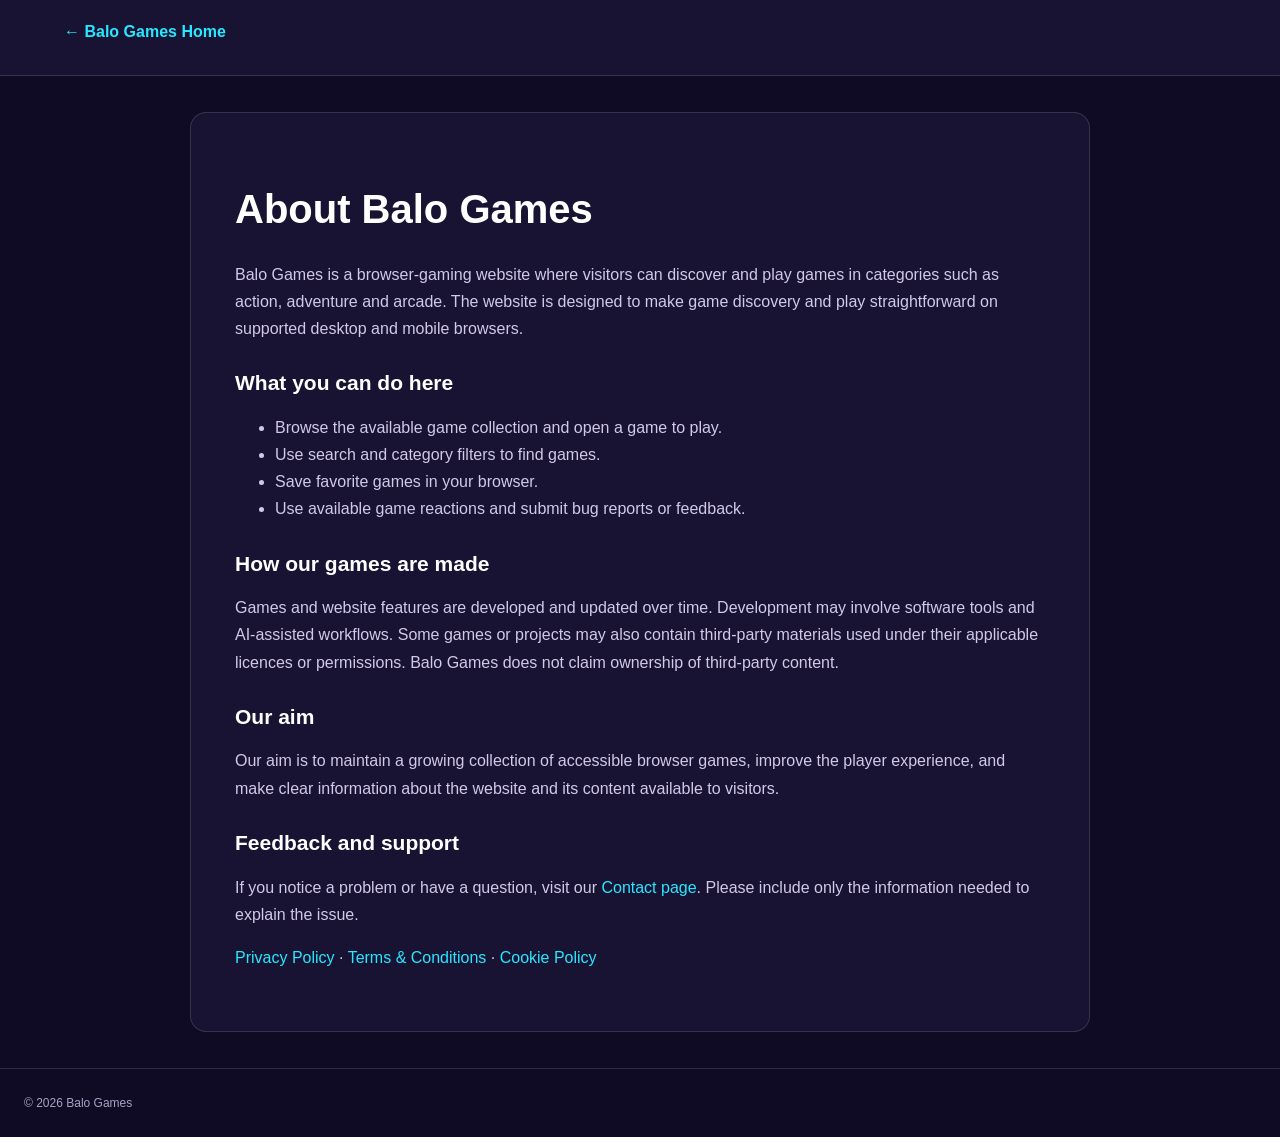
<file: about.html>
<!DOCTYPE html>
<html lang="en">
<head>
  <meta charset="UTF-8">
  <meta name="viewport" content="width=device-width, initial-scale=1.0">
  <title>About Balo Games | Browser Games</title>
  <meta name="description" content="Learn about Balo Games, its browser games, features and approach to game content.">
  <link rel="canonical" href="https://blablugamerz012-lang.github.io/Balo-Games/about.html">
  <link rel="stylesheet" href="style.css">
  <style>
    body{margin:0;background:#100b24;color:#eee8ff;font:16px/1.7 Arial,sans-serif}
    .policy-header{padding:18px 5%;background:#191333;border-bottom:1px solid #ffffff20}
    .policy-header a{color:#28e7ff;font-weight:700;text-decoration:none}
    .policy-content{width:min(900px,90%);margin:36px auto;padding:clamp(22px,5vw,44px);background:#191333;border:1px solid #ffffff20;border-radius:16px}
    h1,h2{color:#fff;line-height:1.25}h1{font-size:clamp(28px,5vw,40px)}h2{margin-top:28px;font-size:21px}
    p,li{color:#d1c9e6}a{color:#28e7ff}.policy-footer{text-align:center;padding:24px;color:#aaa1c5}
  </style>
</head>
<body>
  <header class="policy-header"><a href="./">← Balo Games Home</a></header>
  <main class="policy-content">
    <h1>About Balo Games</h1>
    <p>Balo Games is a browser-gaming website where visitors can discover and play games in categories such as action, adventure and arcade. The website is designed to make game discovery and play straightforward on supported desktop and mobile browsers.</p>

    <h2>What you can do here</h2>
    <ul>
      <li>Browse the available game collection and open a game to play.</li>
      <li>Use search and category filters to find games.</li>
      <li>Save favorite games in your browser.</li>
      <li>Use available game reactions and submit bug reports or feedback.</li>
    </ul>

    <h2>How our games are made</h2>
    <p>Games and website features are developed and updated over time. Development may involve software tools and AI-assisted workflows. Some games or projects may also contain third-party materials used under their applicable licences or permissions. Balo Games does not claim ownership of third-party content.</p>

    <h2>Our aim</h2>
    <p>Our aim is to maintain a growing collection of accessible browser games, improve the player experience, and make clear information about the website and its content available to visitors.</p>

    <h2>Feedback and support</h2>
    <p>If you notice a problem or have a question, visit our <a href="contact.html">Contact page</a>. Please include only the information needed to explain the issue.</p>
    <p><a href="privacy-policy.html">Privacy Policy</a> · <a href="terms-and-conditions.html">Terms &amp; Conditions</a> · <a href="cookie-policy.html">Cookie Policy</a></p>
  </main>
  <footer class="policy-footer">© 2026 Balo Games</footer>
</body>
</html>
</file>
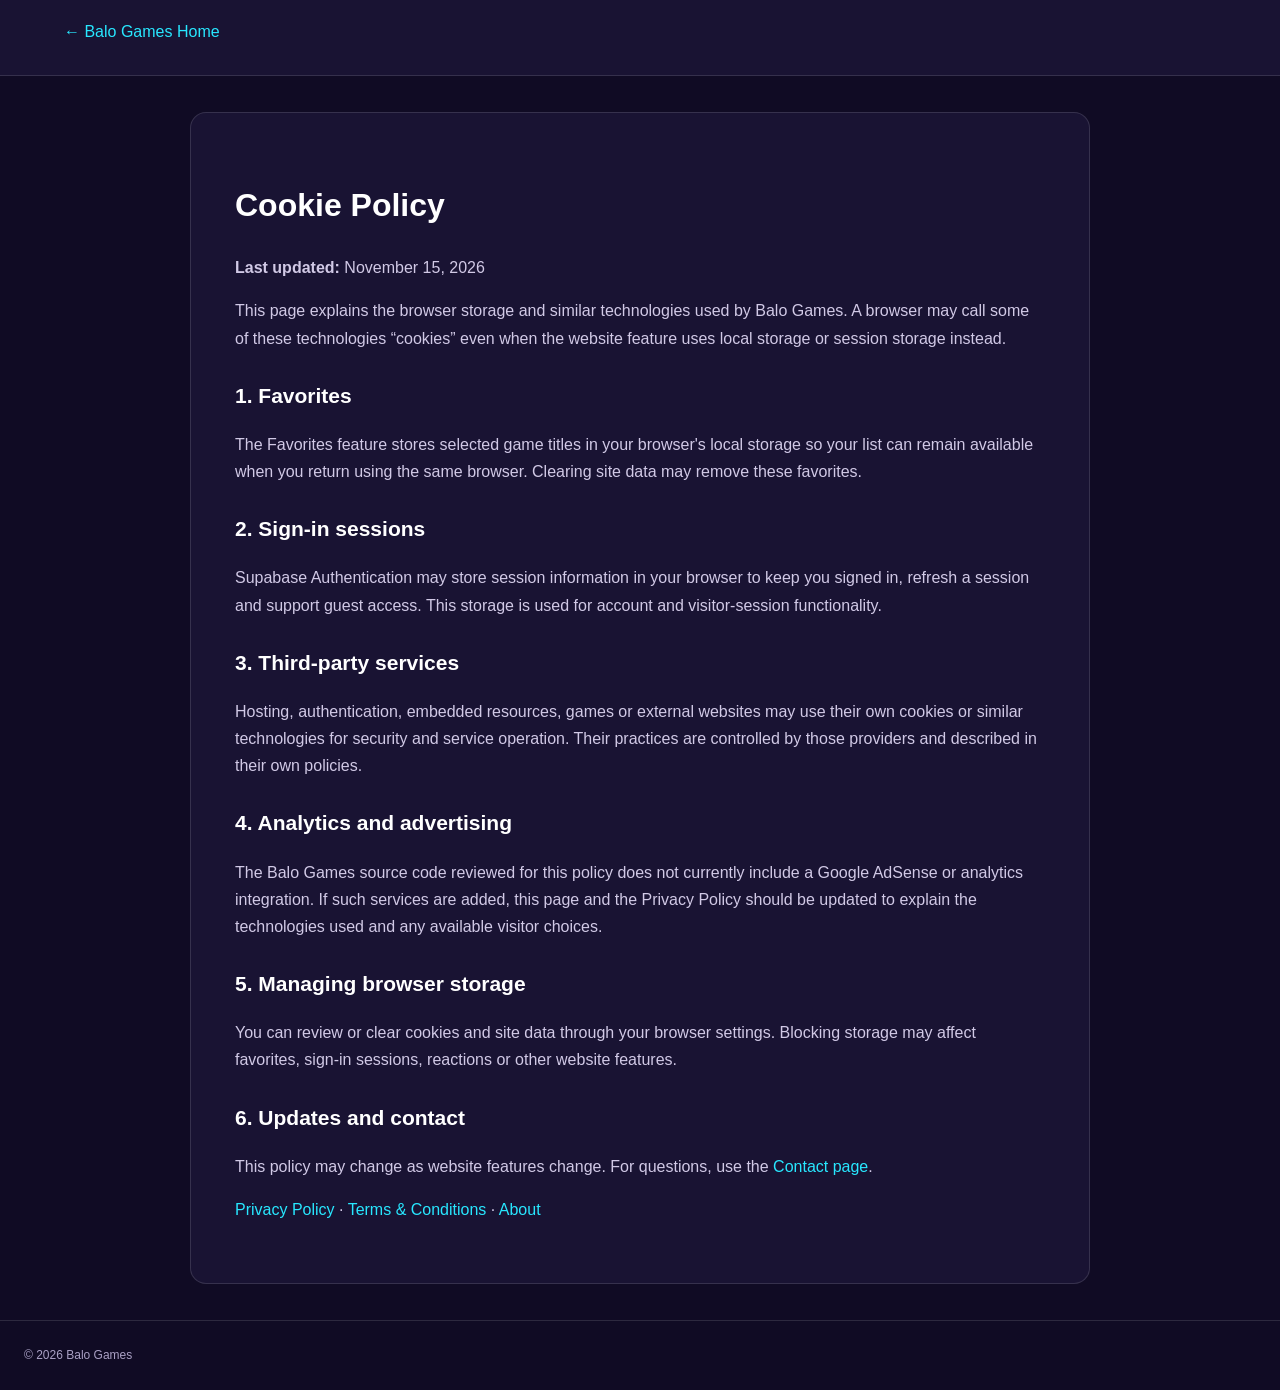
<file: cookie-policy.html>
<!DOCTYPE html>
<html lang="en">
<head>
  <meta charset="UTF-8"><meta name="viewport" content="width=device-width, initial-scale=1.0">
  <title>Cookie Policy | Balo Games</title>
  <meta name="description" content="How Balo Games uses browser storage, authentication storage and similar technologies.">
  <link rel="canonical" href="https://blablugamerz012-lang.github.io/Balo-Games/cookie-policy.html">
  <link rel="stylesheet" href="style.css">
  <style>body{margin:0;background:#100b24;color:#eee8ff;font:16px/1.7 Arial,sans-serif}.head{padding:18px 5%;background:#191333}.head a,a{color:#28e7ff}.content{width:min(900px,90%);margin:36px auto;padding:clamp(22px,5vw,44px);background:#191333;border:1px solid #ffffff20;border-radius:16px}h1,h2{color:#fff}h2{margin-top:26px;font-size:21px}p,li{color:#d1c9e6}footer{text-align:center;padding:24px;color:#aaa1c5}</style>
</head>
<body>
<header class="head"><a href="./">← Balo Games Home</a></header>
<main class="content">
<h1>Cookie Policy</h1>
<p><strong>Last updated:</strong> November 15, 2026</p>
<p>This page explains the browser storage and similar technologies used by Balo Games. A browser may call some of these technologies “cookies” even when the website feature uses local storage or session storage instead.</p>
<h2>1. Favorites</h2>
<p>The Favorites feature stores selected game titles in your browser's local storage so your list can remain available when you return using the same browser. Clearing site data may remove these favorites.</p>
<h2>2. Sign-in sessions</h2>
<p>Supabase Authentication may store session information in your browser to keep you signed in, refresh a session and support guest access. This storage is used for account and visitor-session functionality.</p>
<h2>3. Third-party services</h2>
<p>Hosting, authentication, embedded resources, games or external websites may use their own cookies or similar technologies for security and service operation. Their practices are controlled by those providers and described in their own policies.</p>
<h2>4. Analytics and advertising</h2>
<p>The Balo Games source code reviewed for this policy does not currently include a Google AdSense or analytics integration. If such services are added, this page and the Privacy Policy should be updated to explain the technologies used and any available visitor choices.</p>
<h2>5. Managing browser storage</h2>
<p>You can review or clear cookies and site data through your browser settings. Blocking storage may affect favorites, sign-in sessions, reactions or other website features.</p>
<h2>6. Updates and contact</h2>
<p>This policy may change as website features change. For questions, use the <a href="contact.html">Contact page</a>.</p>
<p><a href="privacy-policy.html">Privacy Policy</a> · <a href="terms-and-conditions.html">Terms &amp; Conditions</a> · <a href="about.html">About</a></p>
</main><footer>© 2026 Balo Games</footer>
</body></html>
</file>
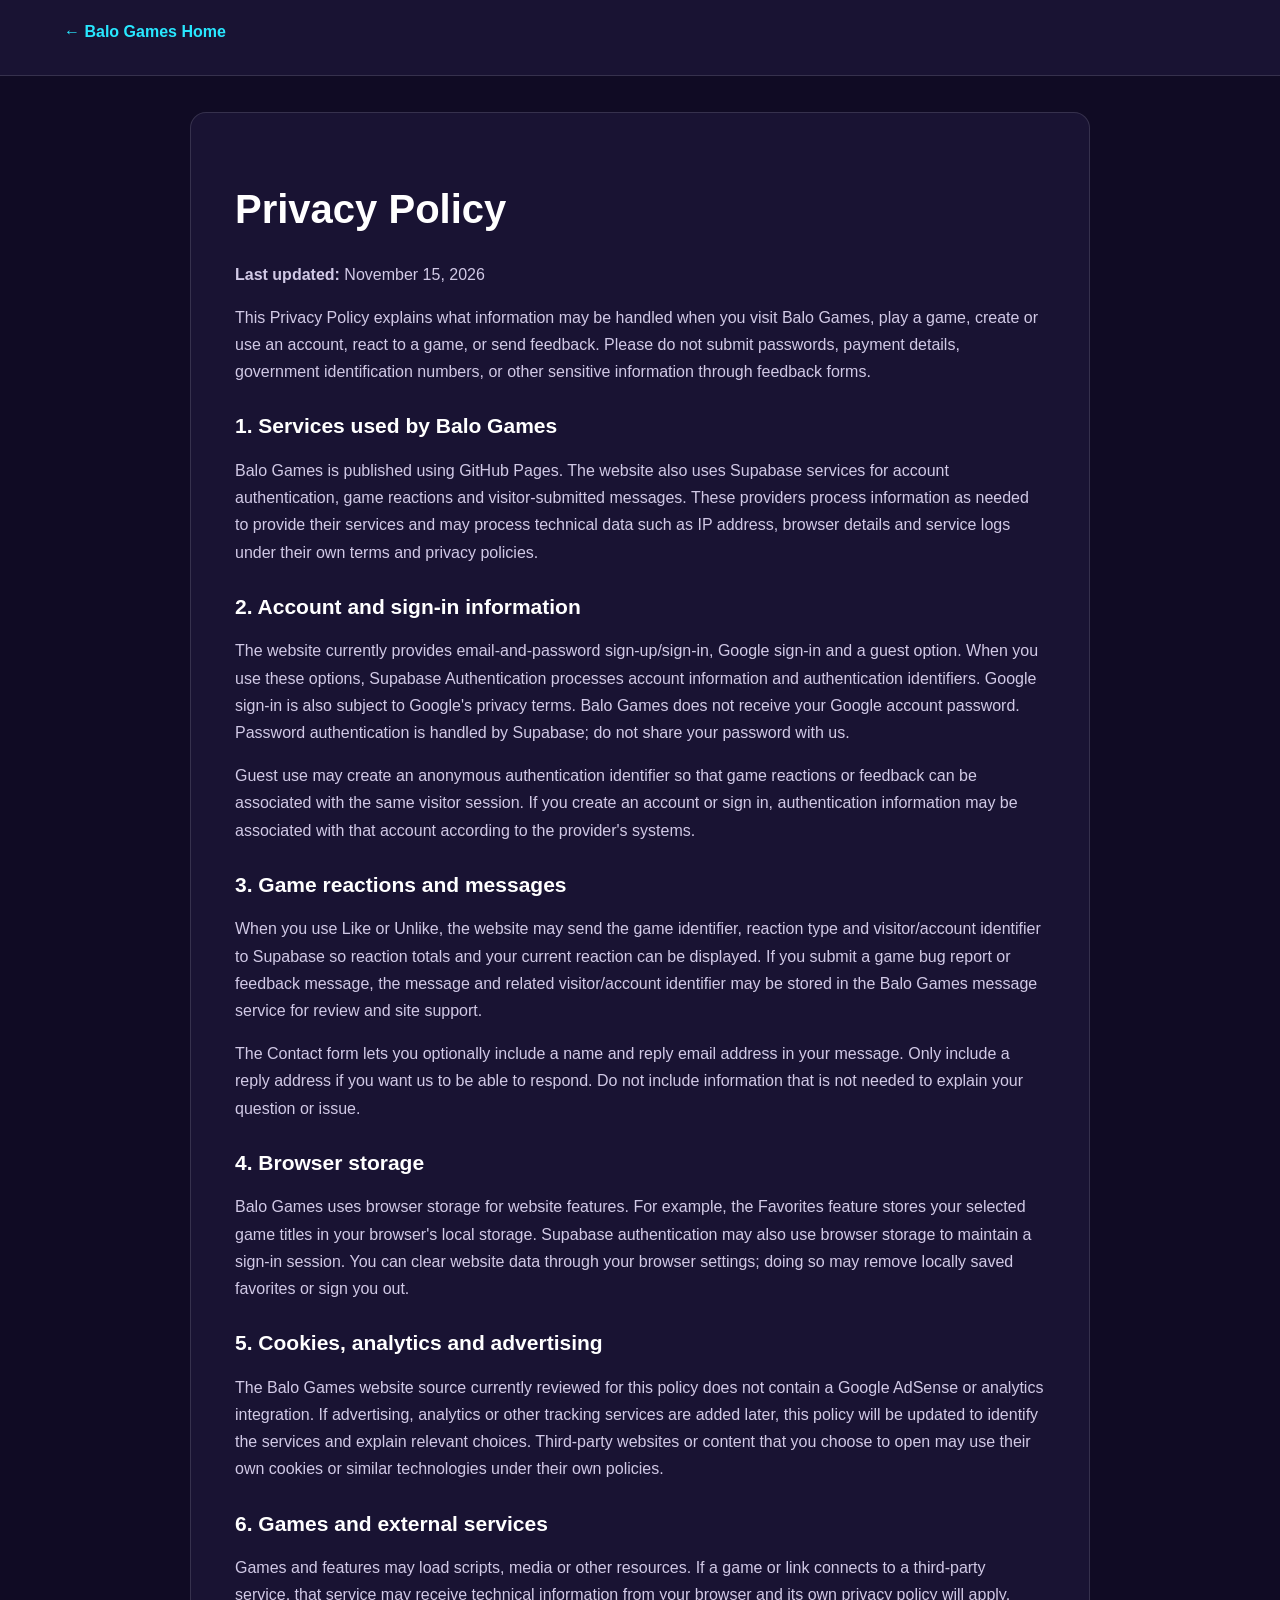
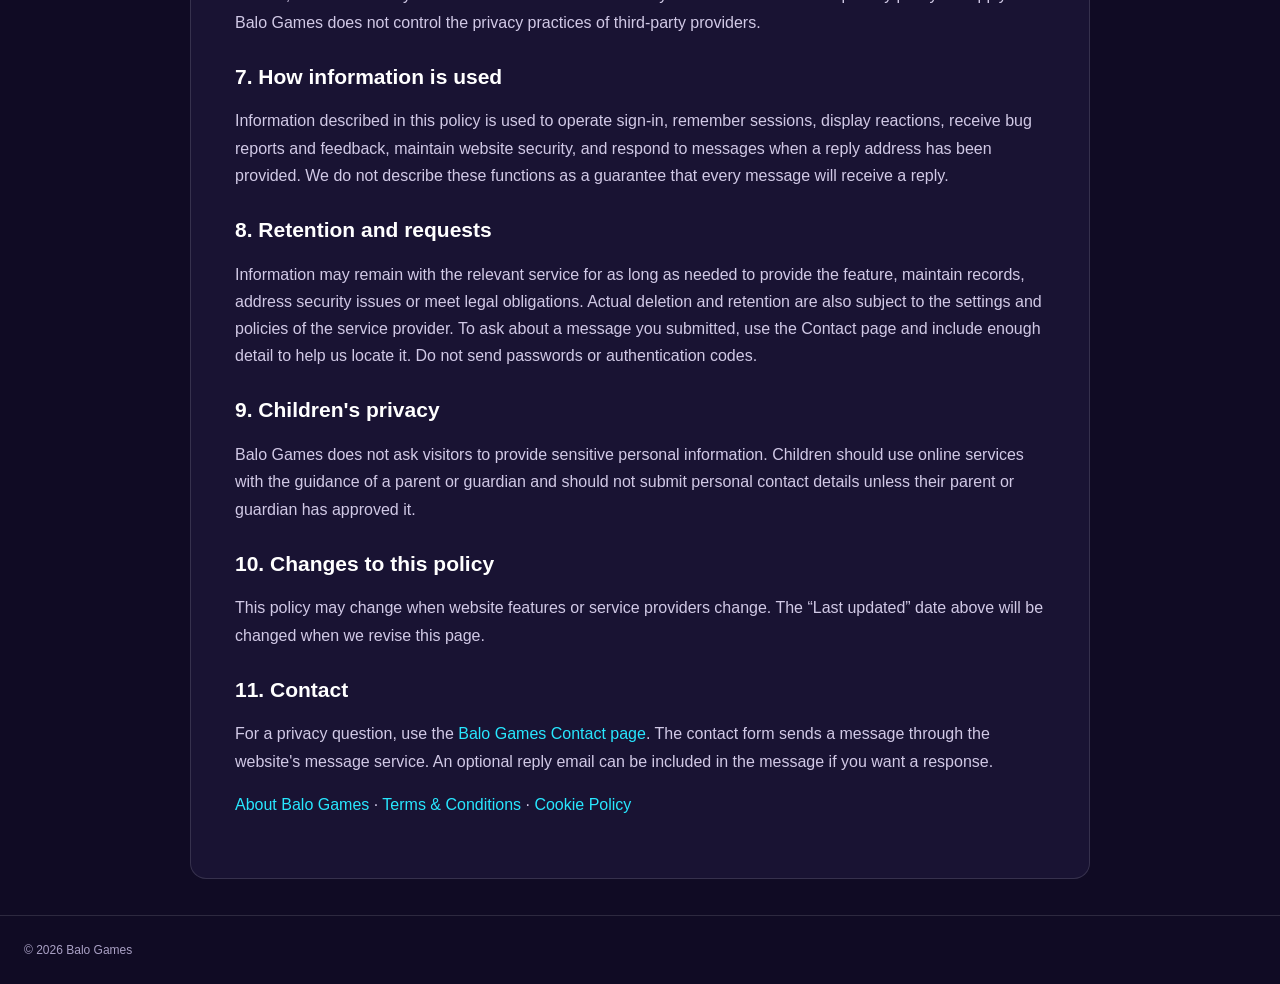
<file: privacy-policy.html>
<!DOCTYPE html>
<html lang="en">
<head>
  <meta charset="UTF-8">
  <meta name="viewport" content="width=device-width, initial-scale=1.0">
  <title>Privacy Policy | Balo Games</title>
  <meta name="description" content="How Balo Games handles account information, game reactions, feedback, browser storage and third-party services.">
  <link rel="canonical" href="https://blablugamerz012-lang.github.io/Balo-Games/privacy-policy.html">
  <link rel="stylesheet" href="style.css">
  <style>
    body{margin:0;background:#100b24;color:#eee8ff;font:16px/1.7 Arial,sans-serif}
    .policy-header{padding:18px 5%;background:#191333;border-bottom:1px solid #ffffff20}
    .policy-header a{color:#28e7ff;font-weight:700;text-decoration:none}
    .policy-content{width:min(900px,90%);margin:36px auto;padding:clamp(22px,5vw,44px);background:#191333;border:1px solid #ffffff20;border-radius:16px}
    h1,h2{color:#fff;line-height:1.25}h1{font-size:clamp(28px,5vw,40px)}h2{margin-top:28px;font-size:21px}
    p,li{color:#d1c9e6}a{color:#28e7ff}.policy-footer{text-align:center;padding:24px;color:#aaa1c5}
  </style>
</head>
<body>
  <header class="policy-header"><a href="./">← Balo Games Home</a></header>
  <main class="policy-content">
    <h1>Privacy Policy</h1>
    <p><strong>Last updated:</strong> November 15, 2026</p>
    <p>This Privacy Policy explains what information may be handled when you visit Balo Games, play a game, create or use an account, react to a game, or send feedback. Please do not submit passwords, payment details, government identification numbers, or other sensitive information through feedback forms.</p>

    <h2>1. Services used by Balo Games</h2>
    <p>Balo Games is published using GitHub Pages. The website also uses Supabase services for account authentication, game reactions and visitor-submitted messages. These providers process information as needed to provide their services and may process technical data such as IP address, browser details and service logs under their own terms and privacy policies.</p>

    <h2>2. Account and sign-in information</h2>
    <p>The website currently provides email-and-password sign-up/sign-in, Google sign-in and a guest option. When you use these options, Supabase Authentication processes account information and authentication identifiers. Google sign-in is also subject to Google's privacy terms. Balo Games does not receive your Google account password. Password authentication is handled by Supabase; do not share your password with us.</p>
    <p>Guest use may create an anonymous authentication identifier so that game reactions or feedback can be associated with the same visitor session. If you create an account or sign in, authentication information may be associated with that account according to the provider's systems.</p>

    <h2>3. Game reactions and messages</h2>
    <p>When you use Like or Unlike, the website may send the game identifier, reaction type and visitor/account identifier to Supabase so reaction totals and your current reaction can be displayed. If you submit a game bug report or feedback message, the message and related visitor/account identifier may be stored in the Balo Games message service for review and site support.</p>
    <p>The Contact form lets you optionally include a name and reply email address in your message. Only include a reply address if you want us to be able to respond. Do not include information that is not needed to explain your question or issue.</p>

    <h2>4. Browser storage</h2>
    <p>Balo Games uses browser storage for website features. For example, the Favorites feature stores your selected game titles in your browser's local storage. Supabase authentication may also use browser storage to maintain a sign-in session. You can clear website data through your browser settings; doing so may remove locally saved favorites or sign you out.</p>

    <h2>5. Cookies, analytics and advertising</h2>
    <p>The Balo Games website source currently reviewed for this policy does not contain a Google AdSense or analytics integration. If advertising, analytics or other tracking services are added later, this policy will be updated to identify the services and explain relevant choices. Third-party websites or content that you choose to open may use their own cookies or similar technologies under their own policies.</p>

    <h2>6. Games and external services</h2>
    <p>Games and features may load scripts, media or other resources. If a game or link connects to a third-party service, that service may receive technical information from your browser and its own privacy policy will apply. Balo Games does not control the privacy practices of third-party providers.</p>

    <h2>7. How information is used</h2>
    <p>Information described in this policy is used to operate sign-in, remember sessions, display reactions, receive bug reports and feedback, maintain website security, and respond to messages when a reply address has been provided. We do not describe these functions as a guarantee that every message will receive a reply.</p>

    <h2>8. Retention and requests</h2>
    <p>Information may remain with the relevant service for as long as needed to provide the feature, maintain records, address security issues or meet legal obligations. Actual deletion and retention are also subject to the settings and policies of the service provider. To ask about a message you submitted, use the Contact page and include enough detail to help us locate it. Do not send passwords or authentication codes.</p>

    <h2>9. Children's privacy</h2>
    <p>Balo Games does not ask visitors to provide sensitive personal information. Children should use online services with the guidance of a parent or guardian and should not submit personal contact details unless their parent or guardian has approved it.</p>

    <h2>10. Changes to this policy</h2>
    <p>This policy may change when website features or service providers change. The “Last updated” date above will be changed when we revise this page.</p>

    <h2>11. Contact</h2>
    <p>For a privacy question, use the <a href="contact.html">Balo Games Contact page</a>. The contact form sends a message through the website's message service. An optional reply email can be included in the message if you want a response.</p>
    <p><a href="about.html">About Balo Games</a> · <a href="terms-and-conditions.html">Terms &amp; Conditions</a> · <a href="cookie-policy.html">Cookie Policy</a></p>
  </main>
  <footer class="policy-footer">© 2026 Balo Games</footer>
</body>
</html>
</file>
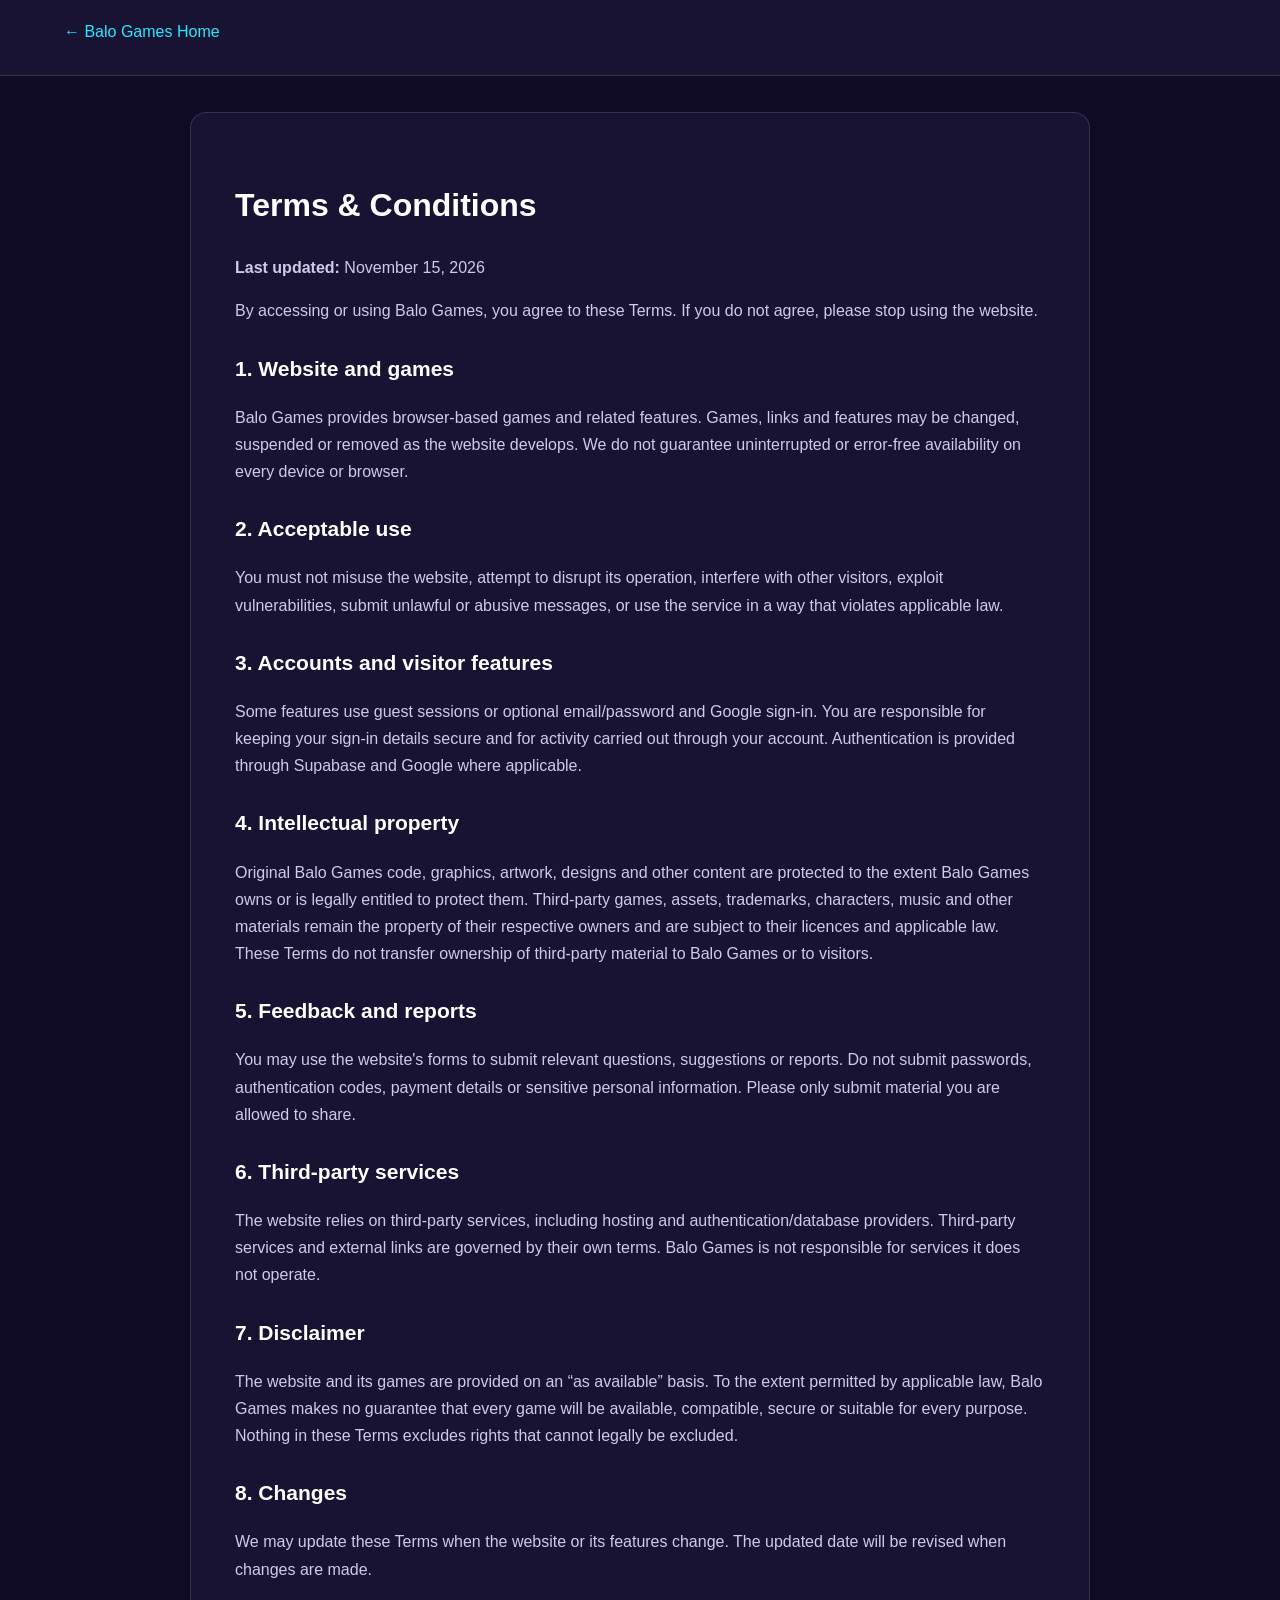
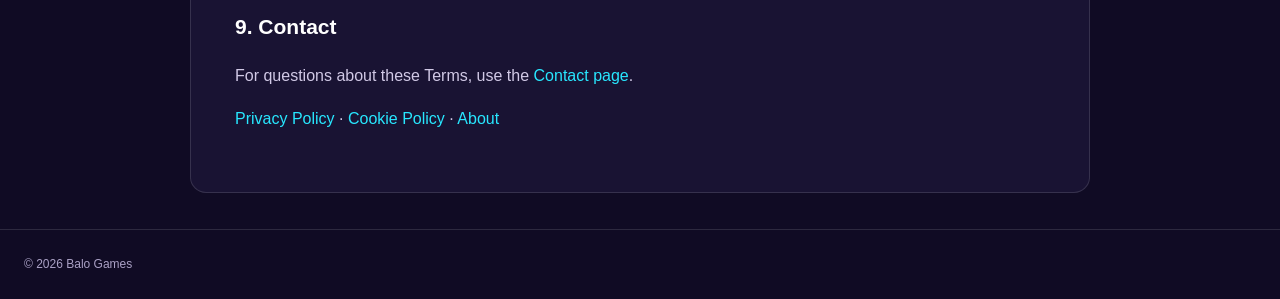
<file: terms-and-conditions.html>
<!DOCTYPE html>
<html lang="en">
<head>
  <meta charset="UTF-8"><meta name="viewport" content="width=device-width, initial-scale=1.0">
  <title>Terms &amp; Conditions | Balo Games</title>
  <meta name="description" content="Terms for using the Balo Games website and browser games.">
  <link rel="canonical" href="https://blablugamerz012-lang.github.io/Balo-Games/terms-and-conditions.html">
  <link rel="stylesheet" href="style.css">
  <style>body{margin:0;background:#100b24;color:#eee8ff;font:16px/1.7 Arial,sans-serif}.head{padding:18px 5%;background:#191333}.head a,a{color:#28e7ff}.content{width:min(900px,90%);margin:36px auto;padding:clamp(22px,5vw,44px);background:#191333;border:1px solid #ffffff20;border-radius:16px}h1,h2{color:#fff}h2{margin-top:26px;font-size:21px}p,li{color:#d1c9e6}footer{text-align:center;padding:24px;color:#aaa1c5}</style>
</head>
<body>
<header class="head"><a href="./">← Balo Games Home</a></header>
<main class="content">
<h1>Terms &amp; Conditions</h1>
<p><strong>Last updated:</strong> November 15, 2026</p>
<p>By accessing or using Balo Games, you agree to these Terms. If you do not agree, please stop using the website.</p>
<h2>1. Website and games</h2>
<p>Balo Games provides browser-based games and related features. Games, links and features may be changed, suspended or removed as the website develops. We do not guarantee uninterrupted or error-free availability on every device or browser.</p>
<h2>2. Acceptable use</h2>
<p>You must not misuse the website, attempt to disrupt its operation, interfere with other visitors, exploit vulnerabilities, submit unlawful or abusive messages, or use the service in a way that violates applicable law.</p>
<h2>3. Accounts and visitor features</h2>
<p>Some features use guest sessions or optional email/password and Google sign-in. You are responsible for keeping your sign-in details secure and for activity carried out through your account. Authentication is provided through Supabase and Google where applicable.</p>
<h2>4. Intellectual property</h2>
<p>Original Balo Games code, graphics, artwork, designs and other content are protected to the extent Balo Games owns or is legally entitled to protect them. Third-party games, assets, trademarks, characters, music and other materials remain the property of their respective owners and are subject to their licences and applicable law. These Terms do not transfer ownership of third-party material to Balo Games or to visitors.</p>
<h2>5. Feedback and reports</h2>
<p>You may use the website's forms to submit relevant questions, suggestions or reports. Do not submit passwords, authentication codes, payment details or sensitive personal information. Please only submit material you are allowed to share.</p>
<h2>6. Third-party services</h2>
<p>The website relies on third-party services, including hosting and authentication/database providers. Third-party services and external links are governed by their own terms. Balo Games is not responsible for services it does not operate.</p>
<h2>7. Disclaimer</h2>
<p>The website and its games are provided on an “as available” basis. To the extent permitted by applicable law, Balo Games makes no guarantee that every game will be available, compatible, secure or suitable for every purpose. Nothing in these Terms excludes rights that cannot legally be excluded.</p>
<h2>8. Changes</h2>
<p>We may update these Terms when the website or its features change. The updated date will be revised when changes are made.</p>
<h2>9. Contact</h2>
<p>For questions about these Terms, use the <a href="contact.html">Contact page</a>.</p>
<p><a href="privacy-policy.html">Privacy Policy</a> · <a href="cookie-policy.html">Cookie Policy</a> · <a href="about.html">About</a></p>
</main><footer>© 2026 Balo Games</footer>
</body></html>
</file>
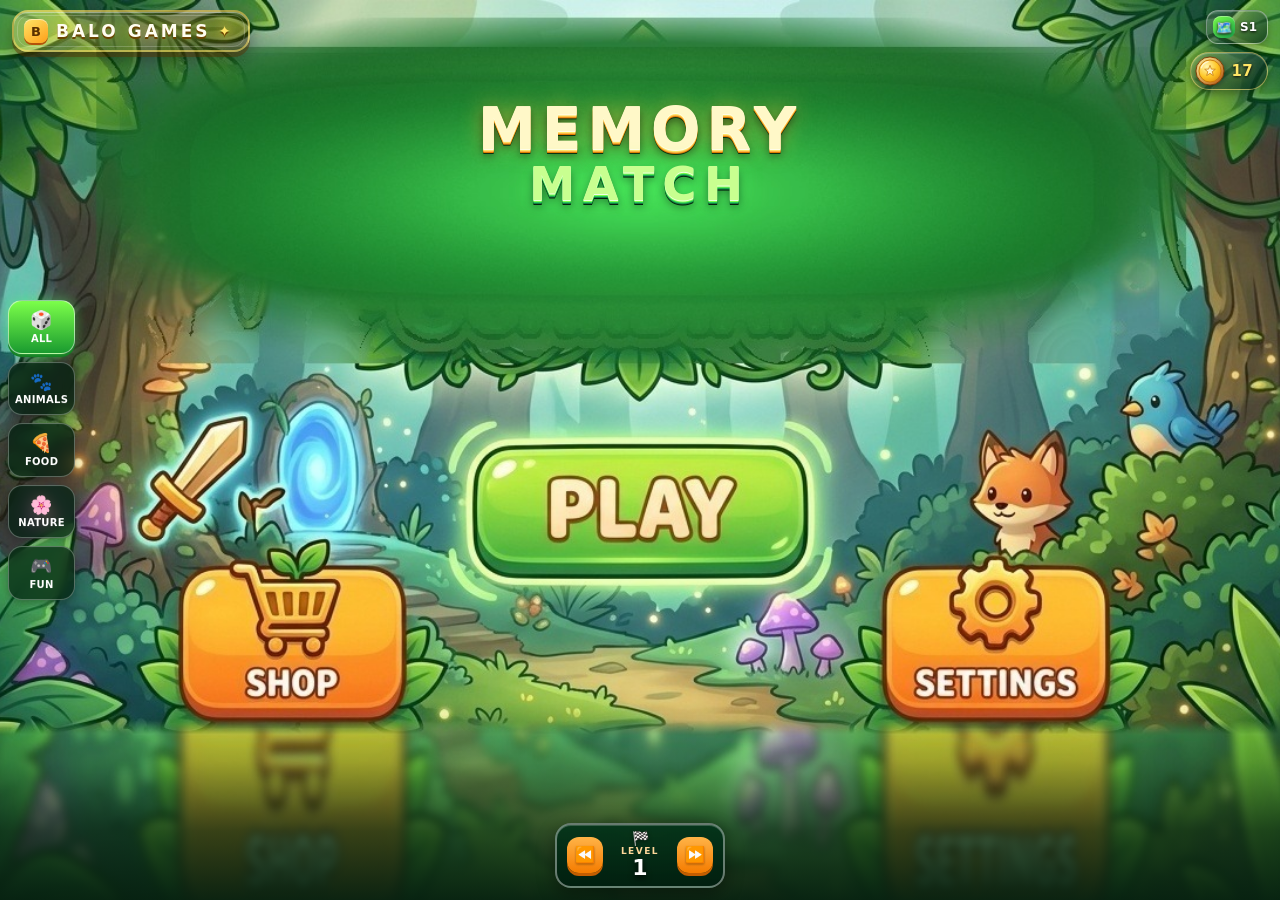
<file: games/MATCH GAME/memory-match.html>
<!DOCTYPE html>
<html lang="en"><head><meta charset="utf-8">
<meta name="viewport" content="width=device-width,initial-scale=1,maximum-scale=1,user-scalable=no,viewport-fit=cover">
<meta name="screen-orientation" content="landscape">
<meta name="mobile-web-app-capable" content="yes">
<title>Memory Match</title>
<script>
// Prefer landscape on supported devices
try{if(screen.orientation&&screen.orientation.lock){screen.orientation.lock('landscape').catch(()=>{});}}catch(e){}
</script>
<style>
:root{--ba:#5b6cff;--bb:#2b2f9c;box-sizing:border-box;padding-top:env(safe-area-inset-top,0px);padding-bottom:env(safe-area-inset-bottom,0px)}
html,body{margin:0;height:100%;overflow:hidden;background:#1a0a3e;color:#fff;font-family:"Segoe UI",system-ui,-apple-system,sans-serif;-webkit-user-select:none;user-select:none;-webkit-tap-highlight-color:transparent;overscroll-behavior:none}
body{background:linear-gradient(160deg,#1a0a3e 0%,#4a1d8a 40%,#c23a8b 70%,#ff6b4a 100%) fixed}
.bub{position:fixed;border-radius:50%;pointer-events:none;animation:fl linear infinite;opacity:.55}
@keyframes fl{from{transform:translateY(110vh) scale(1)}to{transform:translateY(-40vh) scale(1.2)}}
.noanim .bub{animation:none;display:none}
#app{height:100%;display:flex;flex-direction:column;position:relative}
#hud{display:none;flex-direction:column;flex-wrap:nowrap;gap:8px;justify-content:center;align-items:center;padding:8px 8px 0}
body.play #hud{display:flex}
.pill{background:linear-gradient(135deg,rgba(255,255,255,.25),rgba(255,255,255,.1));border:1.5px solid rgba(255,255,255,.4);border-radius:14px;padding:7px 11px;font-weight:800;font-size:13px;letter-spacing:.5px;white-space:nowrap;box-shadow:0 3px 10px rgba(0,0,0,.25);backdrop-filter:blur(10px);transition:transform .15s}
.pill.warn{background:linear-gradient(135deg,#ff5e7a,#ff2d55);border-color:#ff8a9a;animation:wp .5s infinite alternate;color:#fff;box-shadow:0 0 16px rgba(255,45,85,.5)}@keyframes wp{to{transform:scale(1.08)}}
#hCb:empty{display:none}#hCb{color:#ffe566;border-color:#ffe566;background:linear-gradient(135deg,rgba(255,220,80,.4),rgba(255,160,40,.25));text-shadow:0 0 10px #ffe566;animation:comboPulse 0.8s infinite alternate}
@keyframes comboPulse{to{box-shadow:0 0 18px rgba(255,220,80,.6);transform:scale(1.05)}}
.hud-row{display:flex;flex-wrap:wrap;gap:6px;justify-content:center;align-items:center}
.hud-powers{display:flex;gap:10px;justify-content:center;align-items:center;width:100%;max-width:360px;padding:0 8px}
#hb,#pk{flex:1;display:flex;align-items:center;justify-content:center;gap:8px;font:inherit;border:0;border-radius:16px;min-height:48px;padding:8px 12px;color:#1a1000;font-weight:800;cursor:pointer;transition:transform .15s,box-shadow .15s;-webkit-tap-highlight-color:transparent}
#hb{background:linear-gradient(135deg,#ffe566,#fbbf24);box-shadow:0 5px 16px rgba(251,191,36,.45)}
#pk{background:linear-gradient(135deg,#7dd3fc,#38bdf8);box-shadow:0 5px 16px rgba(56,189,248,.45);color:#0c4a6e}
#pb{font:inherit;border:0;border-radius:14px;width:48px;height:48px;background:linear-gradient(135deg,#a78bfa,#7c3aed);color:#fff;font-size:18px;cursor:pointer;box-shadow:0 4px 14px rgba(124,58,237,.5);flex:none}
#hb:active,#pk:active,#pb:active{transform:scale(.95)}
.pow-ico{font-size:22px;line-height:1}
.pow-txt{font-size:12px;letter-spacing:.5px;line-height:1.25;text-align:left}
.pow-txt small{font-size:10px;opacity:.85;font-weight:700}
#hFv{display:none;background:linear-gradient(135deg,#ff6b35,#f7c948)!important;border-color:#ffe566;color:#1a0a00;animation:feverPulse .5s infinite alternate;font-weight:900}
@keyframes feverPulse{to{transform:scale(1.08);box-shadow:0 0 20px rgba(255,150,50,.7)}}
@media(max-width:400px){.hud-powers{gap:6px}#hb,#pk{min-height:44px;padding:6px 8px;border-radius:14px}.pow-ico{font-size:18px}.pow-txt{font-size:11px}#pb{width:44px;height:44px}}
body.fever #stage{animation:feverGlow 1s ease-in-out infinite alternate}
@keyframes feverGlow{to{filter:drop-shadow(0 0 12px rgba(255,180,50,.4))}}
.card.deal{opacity:0;transform:scale(.5) translateY(-30px);animation:dealIn .4s ease forwards}
@keyframes dealIn{to{opacity:1;transform:scale(1) translateY(0)}}
.card.hint-glow .f{box-shadow:0 0 24px 8px rgba(251,191,36,.8)!important;border-color:#fbbf24}
#stage{flex:1;min-height:0;display:flex;align-items:center;justify-content:center;padding:6px}
#board{display:flex;flex-wrap:wrap;justify-content:center;gap:var(--g)}
.card{position:relative;width:var(--cw);height:calc(var(--cw)/.75);perspective:1100px;cursor:pointer;transition:transform .18s ease;will-change:transform}
.card:hover{transform:translateY(-3px)}
.card:active{transform:scale(.95)}
.in{position:relative;width:100%;height:100%;transform-style:preserve-3d;transition:transform .48s cubic-bezier(.34,1.45,.64,1)}
.card.up .in{transform:rotateY(180deg)}
.f,.b{position:absolute;inset:0;border-radius:calc(var(--cw)*.15);-webkit-backface-visibility:hidden;backface-visibility:hidden;display:flex;align-items:center;justify-content:center;box-shadow:0 10px 24px rgba(0,0,0,.45)}
.b{background:repeating-linear-gradient(45deg,rgba(255,255,255,.14) 0 7px,transparent 7px 14px),linear-gradient(145deg,var(--ba),var(--bb));border:2.5px solid rgba(255,255,255,.75)}
.b::before{content:"";position:absolute;inset:5px;border:2px solid rgba(255,255,255,.4);border-radius:calc(var(--cw)*.11)}
.b::after{content:"✦";font-size:calc(var(--cw)*.38);color:rgba(255,255,255,.8);text-shadow:0 0 14px rgba(255,255,255,.6)}
.f{transform:rotateY(180deg);background:linear-gradient(160deg,#ffffff,#fff5f8);font-size:calc(var(--cw)*.54);border:2.5px solid #fff;box-shadow:inset 0 0 24px rgba(255,180,220,.3)}
.f .emo{display:inline-block;transform-origin:center center;will-change:transform}
.card.up .f .emo{animation:emojiIn .45s cubic-bezier(.34,1.7,.64,1) both}
.card.match .f{background:linear-gradient(160deg,#fff,#d4ffea);box-shadow:0 0 32px 10px rgba(80,255,180,.75),0 0 14px 3px #7dffb8;animation:pop .55s cubic-bezier(.34,1.6,.64,1)}
/* Personality loops – only the emoji moves, card stays still */
.card.match .f .emo.p-wiggle{animation:pWiggle 1.1s ease-in-out .35s infinite}
.card.match .f .emo.p-bounce{animation:pBounce .9s ease-in-out .35s infinite}
.card.match .f .emo.p-roar{animation:pRoar 1.35s ease-in-out .3s infinite}
.card.match .f .emo.p-nibble{animation:pNibble 1s ease-in-out .35s infinite}
.card.match .f .emo.p-spin{animation:pSpin 1.4s ease-in-out .35s infinite}
.card.match .f .emo.p-pulse{animation:pPulse 1.1s ease-in-out .35s infinite}
.card.match .f .emo.p-hop{animation:pHop .85s ease-in-out .35s infinite}
@keyframes emojiIn{0%{transform:scale(.15) rotate(-20deg)}50%{transform:scale(1.3) rotate(12deg)}75%{transform:scale(.88) rotate(-6deg)}100%{transform:scale(1) rotate(0)}}
@keyframes pWiggle{0%,100%{transform:rotate(0) scale(1)}25%{transform:rotate(-14deg) scale(1.1)}50%{transform:rotate(14deg) scale(1.08)}75%{transform:rotate(-8deg) scale(1.06)}}
@keyframes pBounce{0%,100%{transform:translateY(0) scale(1)}30%{transform:translateY(-10px) scale(1.15,0.9)}50%{transform:translateY(0) scale(0.95,1.1)}70%{transform:translateY(-5px) scale(1.08)}}
/* Lion roar – big open + shake like dahan khol ke daharna */
@keyframes pRoar{
  0%,100%{transform:scale(1,1) rotate(0)}
  12%{transform:scale(1.15,0.9) rotate(-4deg)}
  28%{transform:scale(1.4,1.35) rotate(5deg)}
  40%{transform:scale(1.5,1.45) rotate(-7deg)}
  52%{transform:scale(1.35,1.3) rotate(6deg)}
  65%{transform:scale(1.45,1.4) rotate(-4deg)}
  80%{transform:scale(1.2,1.15) rotate(3deg)}
}
@keyframes pNibble{0%,100%{transform:scale(1) rotate(0)}15%{transform:scale(1.05) rotate(-8deg) translateY(2px)}30%{transform:scale(0.92) rotate(5deg)}50%{transform:scale(1.12) rotate(-5deg) translateY(-3px)}70%{transform:scale(0.95) rotate(6deg)}}
@keyframes pSpin{0%,100%{transform:rotate(0) scale(1)}25%{transform:rotate(15deg) scale(1.1)}50%{transform:rotate(-15deg) scale(1.15)}75%{transform:rotate(10deg) scale(1.08)}}
@keyframes pPulse{0%,100%{transform:scale(1)}30%{transform:scale(1.22)}60%{transform:scale(0.92)}80%{transform:scale(1.1)}}
@keyframes pHop{0%,100%{transform:translateY(0) rotate(0) scale(1)}25%{transform:translateY(-12px) rotate(-8deg) scale(1.1)}50%{transform:translateY(0) rotate(0) scale(1)}75%{transform:translateY(-7px) rotate(8deg) scale(1.08)}}
@keyframes pop{0%{transform:rotateY(180deg) scale(1)}35%{transform:rotateY(180deg) scale(1.18)}65%{transform:rotateY(180deg) scale(.95)}100%{transform:rotateY(180deg) scale(1)}}
.card.shake .in{animation:shk .48s .38s}
@keyframes shk{0%,100%{transform:rotateY(180deg)}20%{transform:rotateY(180deg) translateX(-9px) rotate(-5deg)}40%{transform:rotateY(180deg) translateX(9px) rotate(5deg)}60%{transform:rotateY(180deg) translateX(-6px)}80%{transform:rotateY(180deg) translateX(6px)}}
.pt{position:absolute;left:50%;top:50%;width:8px;height:8px;border-radius:50%;pointer-events:none;animation:pt .7s forwards;z-index:3;box-shadow:0 0 6px currentColor}
@keyframes pt{to{transform:translate(var(--dx),var(--dy)) scale(.3);opacity:0}}
.sf{position:absolute;left:0;right:0;top:18%;text-align:center;font-weight:900;font-size:1.15em;color:#fff;text-shadow:0 2px 6px #000,0 0 12px #ff9;pointer-events:none;animation:sf .9s forwards;z-index:3}
@keyframes sf{0%{transform:translateY(0) scale(1);opacity:1}100%{transform:translateY(-50px) scale(1.2);opacity:0}}
.noanim .in{transition-duration:.01s}.noanim .card.up .f .emo,.noanim .card.match .f,.noanim .card.match .f .emo,.noanim .card.shake .in{animation:none!important}
.float-msg{position:fixed;left:50%;top:28%;transform:translateX(-50%);z-index:30;font-weight:900;font-size:22px;letter-spacing:1px;text-shadow:0 3px 12px #000,0 0 20px currentColor;pointer-events:none;animation:floatUp 1.4s ease-out forwards;white-space:nowrap}
@keyframes floatUp{0%{opacity:0;transform:translateX(-50%) translateY(20px) scale(.8)}15%{opacity:1;transform:translateX(-50%) translateY(0) scale(1.1)}70%{opacity:1}100%{opacity:0;transform:translateX(-50%) translateY(-40px) scale(1)}}
.screen-flash{position:fixed;inset:0;z-index:25;pointer-events:none;animation:flashFade .35s ease-out forwards}
@keyframes flashFade{0%{opacity:1}100%{opacity:0}}
.noanim .float-msg,.noanim .screen-flash{display:none!important}
.scr{position:fixed;inset:0;display:flex;align-items:center;justify-content:center;background:rgba(15,5,35,.75);-webkit-backdrop-filter:blur(10px);backdrop-filter:blur(10px);z-index:5;transition:opacity .28s ease;padding:16px}
.scr.hide{opacity:0;pointer-events:none;visibility:hidden}
.card2{max-width:420px;width:100%;max-height:96%;overflow:auto;text-align:center;background:linear-gradient(165deg,rgba(100,45,175,.98),rgba(45,18,100,.99) 55%,rgba(130,35,100,.97));border:2px solid rgba(255,200,255,.35);border-radius:26px;padding:26px 20px;box-shadow:0 28px 80px rgba(0,0,0,.6),0 0 50px rgba(180,80,255,.3),inset 0 1px 0 rgba(255,255,255,.18);animation:cardIn .35s ease}
@media(orientation:landscape){
  .card2{max-width:min(520px,90vw);padding:20px 24px}
}
@keyframes cardIn{from{opacity:0;transform:scale(.92) translateY(12px)}to{opacity:1;transform:scale(1) translateY(0)}}
h1{margin:0 0 12px;font-size:42px;letter-spacing:2px;background:linear-gradient(90deg,#ffe566,#ff9ecd,#a78bfa,#7dd3fc,#ffe566);background-size:200% auto;-webkit-background-clip:text;-webkit-text-fill-color:transparent;background-clip:text;filter:drop-shadow(0 3px 0 #2a0a50);animation:titleShine 4s linear infinite}
@keyframes titleShine{to{background-position:200% center}}
/* ===== Forest Home – hits locked to image ===== */
/* ===== Forest Home – full-bleed cover + JS hit map ===== */
.home-scr{
  padding:0!important;background:#062010!important;
  backdrop-filter:none!important;-webkit-backdrop-filter:none!important;
  overflow:hidden;
}
.home-frame{position:absolute;inset:0;overflow:hidden}
.home-img{
  position:absolute;inset:0;width:100%;height:100%;
  object-fit:cover;object-position:center 35%;
  display:block;pointer-events:none;user-select:none;-webkit-user-drag:none;
}
/* Soft bottom fade so no extra art/text peeks under the UI */
.home-frame::after{
  content:"";position:absolute;left:0;right:0;bottom:0;height:22%;
  background:linear-gradient(to top,rgba(6,32,16,.97) 0%,rgba(6,32,16,.75) 35%,rgba(6,32,16,.25) 70%,transparent 100%);
  pointer-events:none;z-index:2;
}
/* ===== Beautiful MEMORY MATCH title on green block ===== */
.home-title{
  position:absolute;left:50%;top:13%;
  transform:translateX(-50%);
  z-index:3;pointer-events:none;
  text-align:center;
  display:flex;flex-direction:column;align-items:center;gap:0;
}
.home-title .ht-main{
  font-size:clamp(36px,7.5vw,64px);
  font-weight:900;letter-spacing:5px;line-height:1.05;
  color:#fff8c8;
  text-shadow:
    0 1px 0 #fffde8,
    0 2px 0 #ffe566,
    0 3px 0 #ffb347,
    0 4px 0 #e07b00,
    0 5px 0 #0a3010,
    0 6px 10px rgba(0,0,0,.5),
    0 0 22px rgba(255,200,50,.55);
}
.home-title .ht-sub{
  font-size:clamp(30px,6vw,52px);
  font-weight:900;letter-spacing:7px;line-height:1.05;
  color:#c8ff90;
  text-shadow:
    0 1px 0 #f0ffe8,
    0 2px 0 #7CFF4A,
    0 3px 0 #22c55e,
    0 4px 0 #15803d,
    0 5px 0 #062010,
    0 6px 10px rgba(0,0,0,.45),
    0 0 20px rgba(80,255,100,.5);
}
@media(orientation:landscape){
  .home-title{top:11%}
  .home-title .ht-main{font-size:clamp(34px,5.8vw,58px);letter-spacing:6px}
  .home-title .ht-sub{font-size:clamp(28px,4.8vw,46px);letter-spacing:8px}
}
@media(max-width:500px){
  .home-title{top:10%}
  .home-title .ht-main{font-size:clamp(30px,9.5vw,42px);letter-spacing:3px}
  .home-title .ht-sub{font-size:clamp(24px,7.5vw,34px);letter-spacing:4px}
}
.home-top{
  position:absolute;top:0;left:0;right:0;z-index:4;
  padding:max(10px,env(safe-area-inset-top)) 12px 4px;
  display:flex;flex-direction:row;align-items:flex-start;justify-content:space-between;
  gap:10px;pointer-events:none;
}
.home-brand{
  display:inline-flex;align-items:center;gap:8px;flex-shrink:0;
  font-size:clamp(13px,3.2vw,17px);font-weight:900;letter-spacing:3px;text-transform:uppercase;
  color:#fffdf0;margin:0;padding:7px 14px 7px 10px;
  background:
    linear-gradient(135deg,rgba(255,240,150,.35) 0%,rgba(255,180,40,.2) 50%,rgba(60,30,0,.4) 100%);
  border:2px solid rgba(255,220,100,.55);border-radius:16px;
  text-shadow:0 2px 0 #6b4500,0 0 14px rgba(255,210,60,.55);
  box-shadow:
    0 5px 0 rgba(90,50,0,.45),
    0 8px 18px rgba(0,0,0,.35),
    inset 0 1px 0 rgba(255,255,255,.4);
  position:relative;pointer-events:none;
}
.home-brand::before{
  content:"";position:absolute;inset:3px;border-radius:12px;
  border:1px solid rgba(255,255,255,.2);pointer-events:none;
}
.brand-mark{
  width:24px;height:24px;border-radius:8px;flex-shrink:0;
  background:linear-gradient(145deg,#ffe566,#ff9f1a);
  box-shadow:0 2px 0 #b45309,inset 0 1px 0 rgba(255,255,255,.5);
  display:flex;align-items:center;justify-content:center;
  font-size:13px;color:#5a3000;text-shadow:none;letter-spacing:0;
}
.brand-star{color:#ffe566;font-size:0.85em;filter:drop-shadow(0 0 6px rgba(255,220,80,.9))}
.home-top-right{
  display:flex;flex-direction:column;align-items:flex-end;gap:6px;
  pointer-events:auto;max-width:55%;
}
/* Level – bottom center */
.home-level{
  position:absolute;left:50%;bottom:max(12px,env(safe-area-inset-bottom));
  transform:translateX(-50%);z-index:6;
  display:flex;align-items:center;gap:8px;
  background:linear-gradient(180deg,rgba(0,50,25,.85),rgba(0,30,15,.9));
  border:2px solid rgba(255,255,255,.4);
  border-radius:16px;padding:6px 10px;
  box-shadow:0 6px 18px rgba(0,0,0,.4),inset 0 1px 0 rgba(255,255,255,.2);
  backdrop-filter:blur(8px);
  pointer-events:auto;
}
.lvl-btn{
  width:36px;height:36px;border:0;border-radius:12px;cursor:pointer;
  background:linear-gradient(180deg,#FFB347,#F57C00);color:#fff;
  box-shadow:0 3px 0 #c45e00;
  display:flex;align-items:center;justify-content:center;
  -webkit-tap-highlight-color:transparent;padding:0;
}
.lvl-btn:active{transform:translateY(2px);box-shadow:0 1px 0 #c45e00}
.lvl-ico{font-size:16px;line-height:1;display:block;filter:drop-shadow(0 1px 1px rgba(0,0,0,.35))}
.lvl-box{text-align:center;min-width:58px;position:relative}
.lvl-flag{display:block;font-size:14px;line-height:1;margin-bottom:1px;filter:drop-shadow(0 1px 2px rgba(0,0,0,.4))}
.lvl-box small{display:block;font-size:9px;letter-spacing:1.5px;color:#ffd89a;font-weight:800}
.lvl-box #mPick{display:block;font-size:22px;font-weight:900;color:#fff;text-shadow:0 2px 6px #000;line-height:1.1}
/* Theme chips – left side */
.home-themes{
  position:absolute;left:8px;top:50%;transform:translateY(-50%);z-index:6;
  display:flex;flex-direction:column;gap:8px;max-width:72px;
}
.theme-chip{
  border:0;border-radius:14px;padding:8px 6px;cursor:pointer;
  background:rgba(0,30,15,.7);border:1.5px solid rgba(255,255,255,.3);
  color:#fff;font:inherit;font-weight:800;font-size:10px;letter-spacing:.3px;
  text-align:center;line-height:1.2;backdrop-filter:blur(6px);
  box-shadow:0 3px 10px rgba(0,0,0,.3);-webkit-tap-highlight-color:transparent;
}
.theme-chip .t-ico{display:block;font-size:18px;margin-bottom:2px}
.theme-chip.on{
  background:linear-gradient(180deg,#7CFF4A,#1A9B30);border-color:rgba(255,255,255,.55);
  box-shadow:0 0 14px rgba(80,255,100,.45),0 3px 0 #0d6b1a;
}
#sb{background:linear-gradient(135deg,#67e8f9,#0ea5e9);color:#0c4a6e;box-shadow:0 5px 16px rgba(14,165,233,.4)}
#sb.off{background:linear-gradient(135deg,#94a3b8,#64748b);color:#fff;opacity:.85}
@media(max-width:400px){
  .home-themes{left:4px;gap:6px;max-width:64px}
  .theme-chip{padding:6px 4px;font-size:9px;border-radius:12px}
  .theme-chip .t-ico{font-size:15px}
}
.home-stats-bar{display:flex;gap:6px;flex-wrap:wrap;justify-content:flex-end;margin:0;pointer-events:auto}
.home-stat{
  display:flex;align-items:center;gap:5px;
  background:linear-gradient(145deg,rgba(255,255,255,.18),rgba(0,40,20,.75));
  border:1.5px solid rgba(255,255,255,.4);border-radius:12px;
  padding:5px 10px 5px 6px;font-weight:800;font-size:12px;color:#fff;
  text-shadow:0 1px 3px #000;
  box-shadow:0 3px 10px rgba(0,0,0,.3),inset 0 1px 0 rgba(255,255,255,.2);
}
.home-stat .hs-ico{
  width:22px;height:22px;border-radius:8px;display:flex;align-items:center;justify-content:center;
  font-size:13px;flex-shrink:0;box-shadow:inset 0 1px 0 rgba(255,255,255,.35);
}
.home-stat.stage .hs-ico{background:linear-gradient(145deg,#7CFF4A,#16a34a)}
/* Coins counter (top-right, under the stage pill) */
.home-coins{
  display:flex;align-items:center;gap:7px;margin-top:2px;
  padding:3px 14px 3px 4px;border-radius:999px;
  background:linear-gradient(145deg,rgba(255,255,255,.18),rgba(0,40,20,.78));
  border:1.5px solid rgba(255,225,120,.55);
  box-shadow:0 3px 10px rgba(0,0,0,.35),inset 0 1px 0 rgba(255,255,255,.22);
  pointer-events:none;
}
.coin-ico{width:30px;height:30px;flex-shrink:0;display:block;filter:drop-shadow(0 2px 3px rgba(0,0,0,.45))}
#mCoin{font-size:15px;font-weight:900;color:#ffe566;letter-spacing:.3px;min-width:1ch;text-shadow:0 1px 3px #000,0 0 10px rgba(255,200,60,.45)}
.hit{position:absolute;z-index:5;border:0;padding:0;margin:0;background:transparent!important;cursor:pointer;-webkit-tap-highlight-color:transparent;border-radius:20px;outline:none;box-shadow:none}
.hit:active,.hit:focus,.hit:focus-visible{background:transparent!important;outline:none;box-shadow:none}
h2{margin:0 0 16px;letter-spacing:2px;color:#ffe9a8;text-shadow:0 2px 10px rgba(0,0,0,.45);font-size:26px}
.btn{display:block;width:100%;margin:12px 0 0;font:inherit;font-weight:800;font-size:18px;letter-spacing:1.3px;color:#2a1000;background:linear-gradient(135deg,#ffe566,#ff9f43 45%,#ff6b6b);border:0;border-radius:18px;padding:16px;cursor:pointer;box-shadow:0 7px 20px rgba(255,140,50,.5),inset 0 1px 0 rgba(255,255,255,.45);transition:transform .15s,box-shadow .15s}
.btn:hover{transform:translateY(-3px);box-shadow:0 10px 26px rgba(255,140,50,.6)}
.btn:active{transform:scale(.96)}
.btn.sec{background:linear-gradient(135deg,rgba(255,255,255,.25),rgba(255,255,255,.12));color:#fff;box-shadow:0 4px 16px rgba(0,0,0,.3);border:1.5px solid rgba(255,255,255,.3)}
.btn.sec:hover{background:linear-gradient(135deg,rgba(255,255,255,.35),rgba(255,255,255,.18));transform:translateY(-2px)}
.btn.red{background:linear-gradient(135deg,#ff8a8a,#e63946);color:#fff;box-shadow:0 6px 20px rgba(230,57,70,.45)}
.stats{display:grid;grid-template-columns:1fr 1fr;gap:11px;margin:16px 0}
.stats div{background:linear-gradient(145deg,rgba(255,255,255,.16),rgba(255,255,255,.07));border-radius:16px;padding:12px;font-size:11px;letter-spacing:1.3px;text-transform:uppercase;color:#d8c8ff;border:1px solid rgba(255,255,255,.15);box-shadow:0 4px 12px rgba(0,0,0,.2)}
.stats b{display:block;font-size:23px;color:#fff;margin-top:4px;letter-spacing:0;text-shadow:0 0 12px rgba(255,200,100,.45)}
.rw{font-size:14px;color:#ffe9a8;line-height:1.7}
.up2{background:linear-gradient(135deg,rgba(255,230,100,.28),rgba(255,150,200,.22));border:1.5px solid #ffe566;border-radius:16px;padding:11px;margin:11px 0;font-weight:800;color:#ffe566;text-shadow:0 0 10px rgba(255,220,80,.55);animation:glow 1.4s infinite alternate}
@keyframes glow{to{box-shadow:0 0 20px rgba(255,220,80,.45)}}
.big{font-size:22px;font-weight:700;margin:9px 0;color:#f0e0ff}
/* ===== Shop UI (landscape polished) ===== */
#sShop .card2{
  max-width:min(960px,96vw);
  width:96%;
  max-height:92vh;
  padding:18px 22px 16px;
  display:flex;flex-direction:column;
}
#sShop h2{margin:0 0 8px;font-size:22px;letter-spacing:2px}
#shCoin{
  font-size:18px;font-weight:800;color:#ffe566;
  text-shadow:0 0 14px rgba(255,220,80,.55);
  margin:0 0 10px;letter-spacing:.5px;
  display:inline-flex;align-items:center;gap:6px;
  background:linear-gradient(135deg,rgba(255,230,100,.18),rgba(255,160,40,.1));
  border:1.5px solid rgba(255,220,80,.4);border-radius:14px;
  padding:7px 16px;
  align-self:center;
}
#shList{
  flex:1;min-height:0;
  overflow-y:auto;overflow-x:hidden;
  padding:2px 6px 8px;margin:0 0 8px;
  -webkit-overflow-scrolling:touch;scrollbar-width:thin;
}
#shList::-webkit-scrollbar{width:5px}
#shList::-webkit-scrollbar-track{background:transparent}
#shList::-webkit-scrollbar-thumb{background:rgba(255,255,255,.25);border-radius:4px}

.sh{
  margin:14px 0 10px;font-size:12px;letter-spacing:1.8px;
  color:#e0d4ff;font-weight:800;
  display:flex;align-items:center;justify-content:center;gap:12px;
  text-shadow:0 0 12px rgba(180,140,255,.4);
}
.sh:first-child{margin-top:4px}
.sh::before,.sh::after{
  content:"";flex:1;height:1.5px;
  background:linear-gradient(90deg,transparent,rgba(200,170,255,.55),transparent);
  border-radius:1px;
}

.shop-grid{
  display:grid;
  grid-template-columns:repeat(4,minmax(0,1fr));
  gap:12px;
}

.shop-item{
  display:flex;flex-direction:column;align-items:center;
  background:linear-gradient(165deg,rgba(255,255,255,.16),rgba(255,255,255,.05));
  border:1.5px solid rgba(255,255,255,.16);
  border-radius:16px;
  padding:10px 8px 9px;
  text-align:center;
  transition:transform .15s ease,border-color .2s ease,box-shadow .2s ease;
  position:relative;
  min-height:0;
}
.shop-item:active{transform:scale(.96)}
.shop-item:hover{border-color:rgba(255,255,255,.3);box-shadow:0 6px 18px rgba(0,0,0,.25)}

/* Rarity borders & glows */
.shop-item.r-common{border-color:rgba(200,200,220,.4)}
.shop-item.r-rare{border-color:#38bdf8;box-shadow:0 0 12px rgba(56,189,248,.28)}
.shop-item.r-epic{border-color:#c084fc;box-shadow:0 0 14px rgba(192,132,252,.32)}
.shop-item.r-legend{border-color:#fbbf24;box-shadow:0 0 16px rgba(251,191,36,.38);background:linear-gradient(165deg,rgba(251,191,36,.14),rgba(255,255,255,.05))}

.shop-item.equipped{
  border-color:#ffe566 !important;
  background:linear-gradient(165deg,rgba(255,230,100,.24),rgba(255,255,255,.07)) !important;
  box-shadow:0 0 0 1px rgba(255,229,102,.4),0 0 20px rgba(255,220,80,.3) !important;
}
.shop-item.equipped::after{
  content:"✓";position:absolute;top:5px;right:7px;
  font-size:12px;font-weight:900;color:#ffe566;
  text-shadow:0 0 8px rgba(255,220,80,.75);z-index:2;
}

.rarity-tag{
  font-size:9px;font-weight:800;letter-spacing:.7px;text-transform:uppercase;
  margin-bottom:4px;padding:2px 7px;border-radius:6px;line-height:1.2;
}
.r-common .rarity-tag{color:#c8c8d8;background:rgba(200,200,220,.18)}
.r-rare .rarity-tag{color:#7dd3fc;background:rgba(56,189,248,.2)}
.r-epic .rarity-tag{color:#e9d5ff;background:rgba(192,132,252,.24)}
.r-legend .rarity-tag{color:#fde68a;background:rgba(251,191,36,.24)}

.shop-item .preview{
  width:52px;height:62px;border-radius:12px;
  margin:0 auto 7px;flex-shrink:0;
  border:2.5px solid rgba(255,255,255,.6);
  box-shadow:0 6px 16px rgba(0,0,0,.45),inset 0 1px 0 rgba(255,255,255,.35);
  display:block;position:relative;overflow:hidden;
}
.shop-item .preview::after{
  content:"";position:absolute;inset:0;border-radius:10px;pointer-events:none;
  background:linear-gradient(135deg,rgba(255,255,255,.32) 0%,transparent 42%,transparent 58%,rgba(0,0,0,.15) 100%);
}
.shop-item.equipped .preview{
  border-color:#ffe566;
  box-shadow:0 6px 16px rgba(0,0,0,.4),0 0 16px rgba(255,220,80,.5);
}

.shop-item .name{
  font-size:12px;font-weight:700;color:#f5f0ff;
  margin-bottom:7px;letter-spacing:.2px;
  max-width:100%;white-space:nowrap;overflow:hidden;text-overflow:ellipsis;
  line-height:1.2;
}

.shop-item button{
  font:inherit;font-weight:800;border:0;border-radius:10px;
  padding:7px 5px;width:100%;font-size:11px;cursor:pointer;
  letter-spacing:.3px;min-height:32px;
  transition:transform .12s ease,filter .12s ease,box-shadow .12s ease;
  -webkit-tap-highlight-color:transparent;touch-action:manipulation;
}
.shop-item button:active{transform:scale(.95)}

.shop-item button.buy{
  background:linear-gradient(135deg,#ffe566 0%,#ffb347 50%,#ff8c42 100%);
  color:#2a1000;
  box-shadow:0 3px 10px rgba(255,160,50,.4),inset 0 1px 0 rgba(255,255,255,.35);
}
.shop-item button.buy:active{filter:brightness(.95)}

.shop-item button.equip{
  background:rgba(255,255,255,.18);
  color:#fff;
  border:1.5px solid rgba(255,255,255,.3);
}
.shop-item button.equip:active{background:rgba(255,255,255,.26)}

.shop-item button.equipped-btn{
  background:linear-gradient(135deg,#4ade80,#16a34a);
  color:#fff;
  box-shadow:0 0 12px rgba(74,222,128,.45),inset 0 1px 0 rgba(255,255,255,.25);
  pointer-events:none;
}

/* Landscape-first + responsive */
@media(orientation:landscape){
  #sShop .card2{max-width:min(1100px,96vw);padding:14px 20px 12px}
  .shop-grid{grid-template-columns:repeat(5,minmax(0,1fr));gap:10px}
  .shop-item{padding:8px 6px 7px}
  .shop-item .preview{width:42px;height:50px}
  #shList{max-height:none}
}
@media(max-width:700px) and (orientation:portrait){
  #sShop .card2{max-width:96vw;padding:16px 12px}
  .shop-grid{grid-template-columns:repeat(2,minmax(0,1fr));gap:8px}
  .shop-item{padding:9px 5px 8px;border-radius:14px}
  .shop-item .preview{width:44px;height:52px}
  .shop-item .name{font-size:11px}
  .shop-item button{font-size:11px;min-height:30px}
  #shCoin{font-size:16px;padding:6px 12px}
}
@media(max-width:560px){
  h1{font-size:30px}
  .pill{font-size:11px;padding:5px 8px}
  .card2{padding:20px 14px;border-radius:22px}
}
</style></head>
<body>
<div id="app">
 <div id="hud">
  <div class="hud-row">
   <div class="pill" id="hLv"></div><div class="pill" id="hTm"></div><div class="pill" id="hMv"></div><div class="pill" id="hSc"></div><div class="pill" id="hCb"></div><div class="pill" id="hFv" style="display:none">⚡ FEVER</div>
  </div>
  <div class="hud-powers">
   <button id="hb" data-a="hint" type="button"><span class="pow-ico">💡</span><span class="pow-txt">HINT<br><small>100🪙</small></span></button>
   <button id="pk" data-a="peek" type="button"><span class="pow-ico">👁</span><span class="pow-txt">PEEK<br><small>500🪙</small></span></button>
   <button id="sb" data-a="toggleSound" type="button" aria-label="Sound"><span class="pow-ico" id="sbIco">🔊</span><span class="pow-txt">SOUND<br><small id="sbLab">ON</small></span></button>
   <button id="pb" data-a="pause" type="button" aria-label="Pause">⏸</button>
  </div>
 </div>
 <div id="stage"><div id="board"></div></div>
</div>
<div id="sMenu" class="scr home-scr">
  <div class="home-frame">
    <img class="home-img" src="home-bg.jpg" alt="">
    <div class="home-title">
      <span class="ht-main">MEMORY</span>
      <span class="ht-sub">MATCH</span>
    </div>
    <button class="hit hit-play" data-a="play" aria-label="Play" type="button"></button>
    <button class="hit hit-shop" data-a="shop" aria-label="Shop" type="button"></button>
    <button class="hit hit-set" data-a="settings" aria-label="Settings" type="button"></button>
  </div>
  <div class="home-top">
    <div class="home-brand"><span class="brand-mark">B</span><span>Balo Games</span><span class="brand-star">✦</span></div>
    <div class="home-top-right">
      <div class="home-stats-bar">
        <div class="home-stat stage"><span class="hs-ico">🗺️</span><span id="mStage">1</span></div>
      </div>
      <div class="home-coins" role="img" aria-label="Coins">
        <svg class="coin-ico" viewBox="0 0 64 64" aria-hidden="true">
          <defs>
            <linearGradient id="coinRim" x1="0" y1="0" x2="1" y2="1"><stop offset="0" stop-color="#fff0a0"/><stop offset="1" stop-color="#b45309"/></linearGradient>
            <radialGradient id="coinFace" cx=".35" cy=".3" r=".85"><stop offset="0" stop-color="#fff6b0"/><stop offset=".55" stop-color="#ffc728"/><stop offset="1" stop-color="#e48a0a"/></radialGradient>
          </defs>
          <circle cx="32" cy="32" r="30" fill="url(#coinRim)" stroke="#7a3a05" stroke-width="2"/>
          <circle cx="32" cy="32" r="23.5" fill="url(#coinFace)" stroke="#c97a0a" stroke-width="2"/>
          <polygon points="32,20 34.94,27.95 43.41,28.29 36.76,33.55 39.05,41.71 32,37 24.95,41.71 27.24,33.55 20.59,28.29 29.06,27.95" fill="#fff6c9" stroke="#c97a0a" stroke-width="1.6" stroke-linejoin="round"/>
          <path d="M13.5 25A20 20 0 0 1 28 12" fill="none" stroke="#fff" stroke-opacity=".65" stroke-width="3" stroke-linecap="round"/>
        </svg>
        <span id="mCoin">0</span>
      </div>
    </div>
  </div>
  <div class="home-level">
    <button type="button" class="lvl-btn" data-a="lvlDown" aria-label="Previous level"><span class="lvl-ico">⏪</span></button>
    <div class="lvl-box">
      <span class="lvl-flag">🏁</span>
      <small>LEVEL</small>
      <span id="mPick">1</span>
    </div>
    <button type="button" class="lvl-btn" data-a="lvlUp" aria-label="Next level"><span class="lvl-ico">⏩</span></button>
  </div>
  <div class="home-themes" id="themeList"></div>
</div>
<div id="sStart" class="scr hide"><div class="card2"><h1 id="stL"></h1><div class="big" id="stP"></div><div class="big" id="stT"></div><button class="btn" data-a="start">START</button><button class="btn sec" data-a="home">HOME</button></div></div>
<div id="sPause" class="scr hide"><div class="card2"><h2>PAUSED</h2><button class="btn" data-a="resume">RESUME</button><button class="btn sec" data-a="restart">RESTART</button><button class="btn sec" data-a="home">HOME</button></div></div>
<div id="sDone" class="scr hide"><div class="card2"><h2>LEVEL COMPLETE!</h2><div id="dBody"></div><button class="btn" data-a="next">NEXT LEVEL</button><button class="btn sec" data-a="home">HOME</button></div></div>
<div id="sOver" class="scr hide"><div class="card2"><h2>TIME UP!</h2><div id="oBody"></div><button class="btn" data-a="again">TRY AGAIN</button><button class="btn sec" data-a="home">HOME</button></div></div>
<div id="sShop" class="scr hide"><div class="card2"><h2>🛒 SHOP</h2><div id="shCoin"></div><div id="shList"></div><button class="btn sec" data-a="back">BACK</button></div></div>
<div id="sSet" class="scr hide"><div class="card2"><h2>⚙️ SETTINGS</h2><button class="btn sec" id="bS" data-a="sound"></button><button class="btn sec" id="bM" data-a="music"></button><button class="btn sec" id="bA" data-a="anim"></button><button class="btn" data-a="back">BACK</button></div></div>
<script>
(()=>{
'use strict';
const $=id=>document.getElementById(id);
const THEMES={
 all:{n:'ALL',ico:'🎲',s:null},
 animals:{n:'ANIMALS',ico:'🐾',s:['🐱','🐶','🦊','🐼','🐸','🐵','🦁','🐯','🐰','🦄','🐙','🦋','🐻','🐨','🐷','🐮','🐹','🐥','🐧','🐢','🐝','🐞']},
 food:{n:'FOOD',ico:'🍕',s:['🍎','🍊','🍋','🍉','🍇','🍓','🍒','🥝','🍑','🍌','🍍','🥥','🥭','🍐','🫐','🍈','🍕','🍔','🍩','🍦','🧁','🍭','🍪','🥐','🧀','🌮','🍣','🍿','🎂','🍫']},
 nature:{n:'NATURE',ico:'🌸',s:['🚀','⭐','🌙','☀️','⚡','❄️','🌈','🔥','💎','🌊','🍀','🌸','🌺','🌷','🌹','🌻']},
 fun:{n:'FUN',ico:'🎮',s:['⚽','🏀','🎮','🎵','🎈','🎯','🎲','🏆','🎨','🎬','🎤','🎧','🎸','🎹','👑','💜','💚','💙','❤️','🧡','💛','🖤','🤍','💖','✨','💫','🌟','💢','💯']}
};
const SYM=Object.values(THEMES).filter(t=>t.s).flatMap(t=>t.s);
const themeSyms=()=>{
 const t=THEMES[S.theme]||THEMES.all;
 const pool=(t.s&&t.s.length)?t.s:SYM;
 return pool.slice();
};
const BACKS=[
 {n:'Candy',p:0,a:'#ff6b9d',b:'#c026d3',r:'c'},
 {n:'Ocean',p:60,a:'#22d3ee',b:'#0284c7',r:'c'},
 {n:'Sunset',p:120,a:'#fb923c',b:'#e11d48',r:'c'},
 {n:'Emerald',p:180,a:'#4ade80',b:'#059669',r:'c'},
 {n:'Galaxy',p:250,a:'#a78bfa',b:'#4c1d95',r:'r'},
 {n:'Fire',p:320,a:'#f97316',b:'#b91c1c',r:'r'},
 {n:'Ice',p:380,a:'#67e8f9',b:'#0369a1',r:'r'},
 {n:'Gold',p:450,a:'#fbbf24',b:'#b45309',r:'r'},
 {n:'Neon',p:520,a:'#f0abfc',b:'#86198f',r:'e'},
 {n:'Royal',p:600,a:'#818cf8',b:'#312e81',r:'e'},
 {n:'Rose',p:680,a:'#fb7185',b:'#9f1239',r:'e'},
 {n:'Mint',p:750,a:'#6ee7b7',b:'#047857',r:'e'},
 {n:'Berry',p:820,a:'#c084fc',b:'#6b21a8',r:'e'},
 {n:'Coral',p:900,a:'#fb923c',b:'#c2410c',r:'e'},
 {n:'Silver',p:1000,a:'#e2e8f0',b:'#475569',r:'l'},
 {n:'Crimson',p:1100,a:'#f87171',b:'#7f1d1d',r:'l'},
 {n:'Aqua',p:1200,a:'#2dd4bf',b:'#0f766e',r:'l'},
 {n:'Violet',p:1350,a:'#a78bfa',b:'#5b21b6',r:'l'},
 {n:'Amber',p:1500,a:'#fcd34d',b:'#d97706',r:'l'},
 {n:'Noir',p:1800,a:'#1e293b',b:'#0f172a',r:'l'}
];
const BGS=[
 {n:'Rainbow',p:0,c:['#1a0a3e','#4a1d8a','#c23a8b','#ff6b4a'],r:'c'},
 {n:'Aurora',p:100,c:['#042f2e','#0d9488','#7c3aed'],r:'c'},
 {n:'Sunset',p:180,c:['#3b0764','#be185d','#f97316'],r:'c'},
 {n:'Candy',p:250,c:['#4c1d95','#db2777','#fbbf24'],r:'c'},
 {n:'Night',p:320,c:['#0f172a','#1e3a5f','#312e81'],r:'r'},
 {n:'Forest',p:400,c:['#052e16','#166534','#0e7490'],r:'r'},
 {n:'Lava',p:480,c:['#450a0a','#9a3412','#f97316'],r:'r'},
 {n:'Sky',p:550,c:['#0c4a6e','#0369a1','#7dd3fc'],r:'r'},
 {n:'Purple Haze',p:650,c:['#2e1065','#7e22ce','#c026d3'],r:'e'},
 {n:'Ocean Deep',p:750,c:['#042f2e','#0e7490','#164e63'],r:'e'},
 {n:'Peach',p:850,c:['#7c2d12','#ea580c','#fdba74'],r:'e'},
 {n:'Minty',p:950,c:['#064e3b','#10b981','#6ee7b7'],r:'e'},
 {n:'Midnight',p:1100,c:['#020617','#1e1b4b','#312e81'],r:'l'},
 {n:'Sunrise',p:1250,c:['#7c2d12','#dc2626','#fbbf24'],r:'l'},
 {n:'Cyber',p:1400,c:['#0f172a','#4c1d95','#22d3ee'],r:'l'},
 {n:'Blossom',p:1600,c:['#831843','#db2777','#f9a8d4'],r:'l'}
];
const RARITY={c:{name:'Common',cls:'r-common'},r:{name:'Rare',cls:'r-rare'},e:{name:'Epic',cls:'r-epic'},l:{name:'Legendary',cls:'r-legend'}};

/* ===== Save (safe) ===== */
const KEY='memoryMatchSave';
const fresh=()=>({coins:0,lvl:1,sound:true,music:true,anim:true,oB:[0],oG:[0],sB:0,sG:0,daily:'',theme:'all'});
function load(){const s=fresh();try{const j=JSON.parse(localStorage.getItem(KEY));if(!j||typeof j!=='object')return s;
 for(const k of['coins','lvl','sB','sG'])if(Number.isFinite(j[k]))s[k]=Math.max(0,Math.floor(j[k]));
 for(const k of['sound','music','anim'])if(typeof j[k]==='boolean')s[k]=j[k];
 for(const k of['oB','oG'])if(Array.isArray(j[k]))s[k]=j[k].filter(Number.isInteger);
 if(typeof j.daily==='string')s.daily=j.daily;
 if(typeof j.theme==='string'&&THEMES[j.theme])s.theme=j.theme;
 s.lvl=Math.max(1,s.lvl);if(!s.oB.includes(0))s.oB.push(0);if(!s.oG.includes(0))s.oG.push(0);
 if(!BACKS[s.sB]||!s.oB.includes(s.sB))s.sB=0;if(!BGS[s.sG]||!s.oG.includes(s.sG))s.sG=0;}catch(e){}return s;}
let S=load();let pickLvl=S.lvl;const save=()=>{try{localStorage.setItem(KEY,JSON.stringify(S));}catch(e){}};
function applyTheme(){const r=document.documentElement.style,b=BACKS[S.sB],g=BGS[S.sG].c;
 r.setProperty('--ba',b.a);r.setProperty('--bb',b.b);
 const grad=g.length>=4?`linear-gradient(160deg,${g[0]} 0%,${g[1]} 35%,${g[2]} 70%,${g[3]} 100%) fixed`:`linear-gradient(160deg,${g[0]},${g[1]} 55%,${g[2]}) fixed`;
 document.body.style.background=grad;document.body.classList.toggle('noanim',!S.anim);}

/* ===== Audio (real files + random) ===== */
const soundLists={
 match:['match1.mp3','match2.mp3'],
 wrong:['wrong1.mp3'],
 win:['win1.mp3','win2.mp3','win3.mp3'],
 lose:['lose1.mp3','lose2.mp3','lose3.mp3','lose4.mp3','lose5.mp3'],
 start:['start1.mp3']
};
const audioPool={};
const lastPlayed={};
let lastFlipT=0,audioReady=false,AC=null;
function getAudio(file){
 if(!audioPool[file]){
  const a=new Audio();
  a.preload='auto';
  a.src=file;
  a.volume=0.9;
  audioPool[file]=a;
 }
 return audioPool[file];
}
function unlockAudio(){
 if(audioReady)return;
 audioReady=true;
 try{
  AC=AC||new(window.AudioContext||window.webkitAudioContext)();
  if(AC.state==='suspended')AC.resume();
 }catch(e){}
 // Warm up all mp3s on first tap (browser unlock)
 Object.values(soundLists).flat().forEach(f=>{
  try{
   const a=getAudio(f);
   a.muted=true;
   const p=a.play();
   if(p&&p.then)p.then(()=>{a.pause();a.currentTime=0;a.muted=false;}).catch(()=>{a.muted=false;});
  }catch(e){}
 });
}
function playRandom(type,vol=0.9){
 if(!S.sound)return;
 unlockAudio();
 const list=soundLists[type];
 if(!list||!list.length)return;
 let file;
 if(list.length===1){file=list[0];}
 else{
  let tries=0;
  do{file=list[Math.random()*list.length|0];tries++;}while(file===lastPlayed[type]&&tries<8);
  lastPlayed[type]=file;
 }
 const a=getAudio(file);
 try{
  a.muted=false;a.volume=vol;
  a.pause();
  try{a.currentTime=0;}catch(e){}
  const p=a.play();
  if(p&&p.catch)p.catch(()=>{
   // retry once after unlock
   unlockAudio();
   setTimeout(()=>{try{a.currentTime=0;a.play().catch(()=>{});}catch(e){}},60);
  });
 }catch(e){}
}
function tinyBeep(f=620,d=0.045,g=0.07,type='sine'){
 if(!S.sound)return;
 try{
  unlockAudio();
  AC=AC||new(window.AudioContext||window.webkitAudioContext)();
  if(AC.state==='suspended')AC.resume();
  const t=AC.currentTime,o=AC.createOscillator(),gn=AC.createGain();
  o.type=type;o.frequency.value=f;
  gn.gain.setValueAtTime(g,t);gn.gain.exponentialRampToValueAtTime(0.001,t+d);
  o.connect(gn);gn.connect(AC.destination);o.start(t);o.stop(t+d+0.02);
 }catch(e){}
}
function clickSound(){
 if(!S.sound)return;
 try{
  unlockAudio();
  AC=AC||new(window.AudioContext||window.webkitAudioContext)();
  if(AC.state==='suspended')AC.resume();
  const t=AC.currentTime;
  // punchy two-tone UI click
  const o1=AC.createOscillator(),g1=AC.createGain();
  o1.type='square';o1.frequency.value=920;
  g1.gain.setValueAtTime(0.09,t);g1.gain.exponentialRampToValueAtTime(0.001,t+0.04);
  o1.connect(g1);g1.connect(AC.destination);o1.start(t);o1.stop(t+0.05);
  const o2=AC.createOscillator(),g2=AC.createGain();
  o2.type='sine';o2.frequency.value=1400;
  g2.gain.setValueAtTime(0.05,t+0.02);g2.gain.exponentialRampToValueAtTime(0.001,t+0.07);
  o2.connect(g2);g2.connect(AC.destination);o2.start(t+0.02);o2.stop(t+0.08);
 }catch(e){}
}
const SFX={
 click:()=>clickSound(),
 flip:()=>{const now=performance.now();if(now-lastFlipT<80)return;lastFlipT=now;tinyBeep(420,0.06,0.05,'triangle');},
 match:()=>playRandom('match',0.95),
 wrong:()=>playRandom('wrong',0.85),
 done:()=>playRandom('win',1),
 warn:()=>tinyBeep(900,0.05,0.04),
 over:()=>playRandom('lose',0.95)
};
const sfx=n=>{if(S.sound)try{SFX[n]();}catch(e){}};
function playSound(type){playRandom(type);}
// Unlock audio on first user gesture
['pointerdown','touchstart','click'].forEach(ev=>document.addEventListener(ev,unlockAudio,{once:true,passive:true}));

/* ===== State ===== */
let state='menu',G=null,CL=1,raf=0,lastTs=0;
const SCR={menu:'sMenu',levelstart:'sStart',paused:'sPause',complete:'sDone',over:'sOver',shop:'sShop',settings:'sSet'};
function setState(s){state=s;document.body.classList.toggle('play',s==='playing'||s==='paused'||s==='complete'||s==='over');
 $('board').style.visibility=(s==='playing'||s==='complete'||s==='over')?'visible':'hidden';
 document.querySelectorAll('.scr').forEach(e=>e.classList.toggle('hide',e.id!==SCR[s]));}
const pairsFor=l=>l<=7?[2,3,4,6,8,10,12][l-1]:Math.min(12+Math.ceil((l-7)/2),18);
const timeFor=p=>Math.min(100,Math.max(30,25+p*5));
const movesFor=p=>Math.min(36,Math.max(6,p*2+4));
function shuffle(a){for(let i=a.length-1;i>0;i--){const j=Math.random()*(i+1)|0;[a[i],a[j]]=[a[j],a[i]];}return a;}
const hc={};const setT=(id,v)=>{if(hc[id]!==v){hc[id]=v;$(id).textContent=v;}};
function hud(){if(!G)return;const sec=Math.max(0,Math.ceil(G.time/1000));
 setT('hLv','LEVEL '+G.level);setT('hTm','⏱ '+sec);setT('hMv','🎯 '+G.movesLeft);setT('hSc','⭐ '+G.score);setT('hCb',G.combo>=2?'🔥 ×'+G.combo:'');
 const feverOn=G.fever>0;if(hc.fv!==feverOn){hc.fv=feverOn;$('hFv').style.display=feverOn?'':'none';document.body.classList.toggle('fever',feverOn);}
 if(feverOn)setT('hFv','⚡ FEVER '+Math.ceil(G.fever/1000)+'s');
 const w=sec<=10&&state==='playing';if(hc.w!==w){hc.w=w;$('hTm').classList.toggle('warn',w);}
 const mw=G.movesLeft<=3&&state==='playing';if(hc.mw!==mw){hc.mw=mw;$('hMv').classList.toggle('warn',mw);}
 if(sec!==G.lastSec){G.lastSec=sec;if(w&&sec>0)sfx('warn');}}

/* ===== Level flow ===== */
function checkDaily(){
 const today=new Date().toISOString().slice(0,10);
 if(S.daily===today)return;
 S.daily=today;const bonus=17;S.coins+=bonus;save();
 // Daily bonus applied silently (no overlay text on green home)
}
function renderThemes(){
 const box=$('themeList');if(!box)return;
 box.innerHTML=Object.keys(THEMES).map(k=>{
  const t=THEMES[k],on=S.theme===k?' on':'';
  return `<button type="button" class="theme-chip${on}" data-a="setTheme" data-theme="${k}"><span class="t-ico">${t.ico}</span>${t.n}</button>`;
 }).join('');
}
function updateSoundBtn(){
 const ico=$('sbIco'),lab=$('sbLab'),btn=$('sb');
 if(ico)ico.textContent=S.sound?'🔊':'🔇';
 if(lab)lab.textContent=S.sound?'ON':'OFF';
 if(btn)btn.classList.toggle('off',!S.sound);
}
function refreshMenu(){checkDaily();
 // Keep current pickLvl (allow custom up/down). Only clamp to valid range.
 pickLvl=Math.max(1,Math.min(pickLvl||S.lvl,S.lvl));
 $('mCoin').textContent=S.coins;
 $('mStage').textContent='S'+S.lvl;
 const mp=$('mPick');if(mp)mp.textContent=pickLvl;
 renderThemes();updateSoundBtn();
}
/* Button regions in natural image coords (0–1) – from reading the art */
const HIT_MAP={
  play:{x:0.34,y:0.51,w:0.32,h:0.12},
  shop:{x:0.18,y:0.63,w:0.22,h:0.15},
  set:{x:0.60,y:0.63,w:0.22,h:0.15}
};
function layoutHits(){
  const img=document.querySelector('.home-img');
  const frame=document.querySelector('.home-frame');
  if(!img||!frame)return;
  const fw=frame.clientWidth,fh=frame.clientHeight;
  if(fw<10||fh<10)return;
  const nw=img.naturalWidth||1408,nh=img.naturalHeight||768;
  // object-fit: cover → scale = max(fw/nw, fh/nh)
  const scale=Math.max(fw/nw,fh/nh);
  const dispW=nw*scale,dispH=nh*scale;
  const offX=(fw-dispW)/2,offY=(fh-dispH)/2;
  const place=(sel,r)=>{
    const el=document.querySelector(sel);if(!el)return;
    el.style.left=(offX+r.x*dispW)+'px';
    el.style.top=(offY+r.y*dispH)+'px';
    el.style.width=(r.w*dispW)+'px';
    el.style.height=(r.h*dispH)+'px';
  };
  place('.hit-play',HIT_MAP.play);
  place('.hit-shop',HIT_MAP.shop);
  place('.hit-set',HIT_MAP.set);
}
function toMenu(){G=null;$('board').innerHTML='';for(const k in hc)delete hc[k];
 // When returning home → show present level (the one to play next)
 pickLvl=S.lvl;
 refreshMenu();setState('menu');requestAnimationFrame(()=>{layoutHits();setTimeout(layoutHits,50);});}
function showStart(l){CL=Math.max(1,l);G=null;$('board').innerHTML='';const p=pairsFor(CL);const th=THEMES[S.theme]||THEMES.all;$('stL').textContent='LEVEL '+CL;$('stP').textContent=p+' PAIRS · 🎯 '+movesFor(p)+' MOVES';$('stT').textContent='⏱ '+timeFor(p)+'s · '+th.ico+' '+th.n;setState('levelstart');}
function startLevel(l){
 CL=l;const p=pairsFor(l);
 let pool=themeSyms();
 while(pool.length<p)pool=pool.concat(themeSyms());
 const syms=shuffle(pool).slice(0,p),deck=shuffle([...syms,...syms]);
 const maxM=movesFor(p);
 G={level:l,pairs:p,time:timeFor(p)*1000,moves:0,movesLeft:maxM,maxMoves:maxM,score:0,combo:0,mistakes:0,matched:0,sel:[],lock:true,wait:null,done:false,lastSec:-1,cards:[],fever:0,hints:0,peeks:0,preview:true};
 document.body.classList.remove('fever');
 const b=$('board');b.innerHTML='';
 const personaOf=e=>{
  if(/[🦁🐯]/.test(e))return 'p-roar';
  if(/[🐱🐶🦊🐼🐸🐵🐰🦄🐙🐻🐨🐷🐮🐹🐧🐢🐝🐞🐥]/.test(e))return Math.random()<.5?'p-roar':'p-nibble';
  if(/[🍎🍊🍋🍉🍇🍓🍒🥝🍑🍌🍍🥥🥭🍐🫐🍈🍕🍔🍩🍦🧁🍭🍪🥐🧀🌮🍣🍿🎂🍫]/.test(e))return Math.random()<.5?'p-nibble':'p-bounce';
  if(/[🚀⭐🌙☀️⚡❄️🌈🔥💎🌊]/.test(e))return Math.random()<.5?'p-spin':'p-pulse';
  if(/[⚽🏀🎮🎵🎈🎯🎲🏆🎨🎬🎤🎧🎸🎹]/.test(e))return Math.random()<.5?'p-bounce':'p-hop';
  if(/[🍀🌸🌺🌷🌹🌻]/.test(e))return 'p-pulse';
  if(/[👑💜💚💙❤️🧡💛🖤🤍💖✨💫🌟💢💯]/.test(e))return Math.random()<.5?'p-wiggle':'p-pulse';
  return ['p-wiggle','p-bounce','p-hop','p-spin'][Math.random()*4|0];
 };
 deck.forEach((id,i)=>{
  const el=document.createElement('div');el.className='card deal';el.dataset.i=i;
  el.style.animationDelay=(i*0.04)+'s';
  el.innerHTML=`<div class="in"><div class="b"></div><div class="f"><span class="emo ${personaOf(id)}">${id}</span></div></div>`;
  b.appendChild(el);G.cards.push({id,el,up:false,matched:false});
 });
 for(const k in hc)delete hc[k];
 setState('playing');layout();hud();startLoop();
 playSound('start');
 // Deal → show all cards 1 sec → flip back → play
 const dealMs=Math.min(900,G.cards.length*35+250);
 setTimeout(()=>{
  if(!G)return;
  G.cards.forEach(c=>{c.el.classList.remove('deal');c.up=true;c.el.classList.add('up');});
  floatMsg('👀 MEMORIZE!','#7dd3fc');
  setTimeout(()=>{
   if(!G)return;
   G.cards.forEach(c=>{c.up=false;c.el.classList.remove('up');});
   G.preview=false;G.lock=false;hud();
  },1000);
 },dealMs);
}
function layout(){if(!G)return;
 const st=$('stage'),bw=Math.max(200,st.clientWidth-16),bh=Math.max(200,st.clientHeight-16),n=G.cards.length;
 // Prefer more columns on small screens so cards stay smaller and fit
 let best=0,bestC=2,g=Math.max(5,Math.min(12,bw/70));
 for(let c=2;c<=Math.min(8,n);c++){
  const r=Math.ceil(n/c);
  const cw=Math.min((bw-(c-1)*g)/c,(bh-(r-1)*g)*0.78/r);
  if(cw>best){best=cw;bestC=c;}
 }
 // Cap size so cards never get too big on large screens
 best=Math.max(38,Math.min(best,118));
 g=Math.max(5,Math.min(11,best*0.12));
 const cols=bestC;
 $('board').style.cssText=`--cw:${best.toFixed(1)}px;--g:${g.toFixed(1)}px;width:${(cols*best+(cols-1)*g+2).toFixed(1)}px;visibility:${$('board').style.visibility}`;
}
function startLoop(){if(!raf){lastTs=performance.now();raf=requestAnimationFrame(loop);}}
function loop(now){
 if(state!=='playing'||!G){raf=0;return;}
 const dt=Math.min(now-lastTs,250);lastTs=now;
 if(!G.done&&!G.preview)G.time-=dt;
 if(G.fever>0){G.fever-=dt;if(G.fever<=0){G.fever=0;document.body.classList.remove('fever');floatMsg('Fever over','#aaa');}}
 if(G.wait){G.wait.ms-=dt;if(G.wait.ms<=0){const f=G.wait.fn;G.wait=null;f();}}
 if(state!=='playing'||!G){raf=0;return;}
 if(G.time<=0&&!G.done){G.time=0;hud();timeUp();raf=0;return;}
 hud();raf=requestAnimationFrame(loop);
}
function burst(el,txt,big){if(!S.anim)return;const cols=['#ffe566','#ff6b9d','#a78bfa','#7dd3fc','#4ade80','#fb923c','#f472b6','#fff','#ff0','#0ff'];
 const n=big?20:12;
 for(let k=0;k<n;k++){const p=document.createElement('span'),a=k/n*6.28+Math.random()*.4,r=(big?50:35)+Math.random()*(big?55:45);p.className='pt';p.style.background=cols[k%cols.length];p.style.color=cols[k%cols.length];p.style.width=(big?10:8)+'px';p.style.height=p.style.width;p.style.setProperty('--dx',Math.cos(a)*r+'px');p.style.setProperty('--dy',Math.sin(a)*r+'px');el.appendChild(p);}
 if(txt){const t=document.createElement('span');t.className='sf';t.textContent=txt;if(big)t.style.fontSize='1.35em';el.appendChild(t);}
 setTimeout(()=>el.querySelectorAll('.pt,.sf').forEach(n=>n.remove()),big?1100:900);}
function floatMsg(msg,color){
 if(!S.anim)return;
 const d=document.createElement('div');d.className='float-msg';d.textContent=msg;
 d.style.color=color||'#ffe566';document.body.appendChild(d);
 setTimeout(()=>d.remove(),1400);
}
function screenFlash(color){
 if(!S.anim)return;
 const f=document.createElement('div');f.className='screen-flash';f.style.background=color||'rgba(255,230,100,.25)';document.body.appendChild(f);
 setTimeout(()=>f.remove(),350);
}
const COMBO_LINES=['NICE!','GREAT!','AWESOME!','FIRE!','INSANE!','UNSTOPPABLE!','GODLIKE!'];
function pick(i){
 const c=G&&G.cards[i];if(!c||state!=='playing'||G.lock||c.up||c.matched||G.movesLeft<=0)return;
 c.up=true;c.el.classList.add('up');sfx('flip');G.sel.push(c);
 if(G.sel.length<2)return;
 G.moves++;G.movesLeft--;const[a,b]=G.sel;G.sel=[];
 if(a.id===b.id){
  a.matched=b.matched=true;G.matched++;G.combo++;
  let pts=100+(G.combo-1)*35;
  if(G.fever>0)pts=Math.floor(pts*1.5); // Fever = 1.5x score
  let lucky=false;
  if(Math.random()<0.12){lucky=true;pts+=50;G.movesLeft=Math.min(G.maxMoves,G.movesLeft+1);}
  G.score+=pts;
  a.el.classList.add('match');b.el.classList.add('match');
  const big=G.combo>=3||G.fever>0;
  burst(a.el,'+'+pts+(G.fever>0?' ⚡':''),big);burst(b.el,'',big);sfx('match');
  if(G.combo>=2){
   const line=COMBO_LINES[Math.min(G.combo-2,COMBO_LINES.length-1)];
   floatMsg((lucky?'🍀 ':'')+(G.fever>0?'⚡ ':'')+'🔥 '+line+' ×'+G.combo,G.fever>0?'#ff6b35':(lucky?'#4ade80':'#ffe566'));
   if(G.combo>=4)screenFlash('rgba(255,100,50,.3)');
   else if(G.combo>=3)screenFlash('rgba(255,220,80,.22)');
  }else if(lucky){floatMsg('🍀 LUCKY +1 MOVE!','#4ade80');}
  if(G.combo===4&&G.fever<=0){G.fever=8000;floatMsg('⚡ FEVER MODE!','#ff6b35');screenFlash('rgba(255,100,40,.4)');}
  if(G.combo===5){G.time+=2000;floatMsg('⏱ +2 SEC!','#7dd3fc');}
  if(G.combo===6){G.movesLeft=Math.min(G.maxMoves,G.movesLeft+2);floatMsg('🎯 +2 MOVES!','#a78bfa');}
  if(G.matched===G.pairs){G.done=true;G.lock=true;G.wait={ms:800,fn:complete};}
  else if(G.movesLeft<=0){G.done=true;G.lock=true;G.wait={ms:600,fn:movesUp};}
 }else{
  G.lock=true;G.combo=0;G.mistakes++;a.el.classList.add('shake');b.el.classList.add('shake');sfx('wrong');
  G.wait={ms:850,fn:()=>{a.up=b.up=false;a.el.classList.remove('up','shake');b.el.classList.remove('up','shake');G.lock=false;
   if(G.movesLeft<=0&&!G.done){hud();movesUp();}}};
 }
 hud();
}
function stat(l,v){return `<div>${l}<b>${v}</b></div>`;}
function starsEarned(){
 const used=G.maxMoves-G.movesLeft,ratio=G.moves/G.maxMoves;
 if(G.mistakes===0&&G.movesLeft>=Math.floor(G.maxMoves*0.4))return 3;
 if(G.mistakes<=2||G.movesLeft>=2)return 2;
 return 1;
}
function complete(){
 const tb=Math.floor(G.time/1000)*5,mb=Math.max(0,G.movesLeft)*15,perfect=G.mistakes===0,pb=perfect?250:0,bonus=tb+mb+pb;G.score+=bonus;
 const stars=starsEarned();
 let coins=5+G.level*2+stars*3;
 const randBonus=[10,15,20,25,30,40,50,75,100][Math.random()*9|0];
 coins+=randBonus;
 const lines=[`+${5+G.level*2+stars*3} 🪙 · Level complete`,`🎲 +${randBonus} 🪙 · Random bonus!`];
 if(perfect){coins+=15;lines.push('+15 🪙 · Perfect (0 mistakes)!');}
 if(stars===3){lines.push('⭐⭐⭐ Amazing!');}
 else if(stars===2){lines.push('⭐⭐ Great!');}
 else{lines.push('⭐ Good!');}
 S.coins+=coins;S.lvl=Math.max(S.lvl,G.level+1);save();
 const starHtml='⭐'.repeat(stars)+'☆'.repeat(3-stars);
 $('dBody').innerHTML=`<div class="up2" style="font-size:28px;letter-spacing:4px">${starHtml}</div>`+
  (perfect?'<div class="up2">✨ PERFECT CLEAR!</div>':'')+
  `<div class="stats">${stat('Level',G.level)}${stat('Score',G.score)}${stat('Moves left',G.movesLeft)}${stat('Time left',Math.ceil(G.time/1000)+'s')}${stat('Bonus','+'+bonus)}${stat('Coins','+'+coins+' 🪙')}</div><div class="rw">${lines.join('<br>')}</div>`;
 hud();sfx('done');setState('complete');
 if(S.anim){if(perfect){floatMsg('✨ PERFECT!','#ffe566');screenFlash('rgba(255,230,100,.35)');}
  else if(stars===3){floatMsg('⭐⭐⭐ AMAZING!','#fbbf24');}}
}
function timeUp(){gameOver('TIME UP!');}
function movesUp(){gameOver('OUT OF MOVES!');}
function gameOver(title){
 document.querySelector('#sOver h2').textContent=title;
 $('oBody').innerHTML=`<div class="stats">${stat('Level',G.level)}${stat('Score',G.score)}${stat('Moves used',G.moves+' / '+G.maxMoves)}${stat('Pairs',G.matched+' / '+G.pairs)}</div>`;
 sfx('over');setState('over');
}

/* ===== Shop / settings ===== */
function renderShop(){$('shCoin').textContent='🪙 '+S.coins;
 const row=(k,list,owned,sel)=>list.map((it,i)=>{
  const sw=k==='B'?`linear-gradient(145deg,${it.a},${it.b})`:`linear-gradient(160deg,${it.c.join(',')})`;
  const isOwned=owned.includes(i),isEq=sel===i;
  const rar=RARITY[it.r]||RARITY.c;
  let btn;
  if(isEq) btn=`<button class="equipped-btn" data-a="buy" data-k="${k}" data-i="${i}">✓ Equipped</button>`;
  else if(isOwned) btn=`<button class="equip" data-a="buy" data-k="${k}" data-i="${i}">Equip</button>`;
  else btn=`<button class="buy" data-a="buy" data-k="${k}" data-i="${i}">🪙 ${it.p}</button>`;
  return `<div class="shop-item ${rar.cls}${isEq?' equipped':''}"><div class="rarity-tag">${rar.name}</div><div class="preview" style="background:${sw}"></div><div class="name">${it.n}</div>${btn}</div>`;
 }).join('');
 $('shList').innerHTML=
  `<div class="sh">CARD BACKS · ${S.oB.length}/${BACKS.length}</div><div class="shop-grid">${row('B',BACKS,S.oB,S.sB)}</div>`+
  `<div class="sh">BACKGROUNDS · ${S.oG.length}/${BGS.length}</div><div class="shop-grid">${row('G',BGS,S.oG,S.sG)}</div>`;
}
const renderSet=()=>{$('bS').textContent='Sound: '+(S.sound?'ON':'OFF');$('bM').textContent='Music: '+(S.music?'ON':'OFF')+' (no track)';$('bA').textContent='Animations: '+(S.anim?'ON':'OFF');};
const ACT={
 play:()=>showStart(pickLvl||S.lvl),start:()=>startLevel(CL),restart:()=>startLevel(CL),again:()=>startLevel(CL),next:()=>showStart(CL+1),home:toMenu,back:toMenu,
 lvlUp:()=>{pickLvl=Math.min(S.lvl,(pickLvl||1)+1);refreshMenu();},
 lvlDown:()=>{pickLvl=Math.max(1,(pickLvl||1)-1);refreshMenu();},
 setTheme:b=>{const t=b.dataset.theme;if(THEMES[t]){S.theme=t;save();renderThemes();}},
 toggleSound:()=>{S.sound=!S.sound;save();updateSoundBtn();},
 shop:()=>{renderShop();setState('shop');},settings:()=>{renderSet();setState('settings');},
 pause:()=>{if(state==='playing')setState('paused');},
 resume:()=>{if(state==='paused'){setState('playing');startLoop();}},
 hint:()=>{
  if(state!=='playing'||!G||G.lock||G.done||G.preview)return;
  if(G.hints>=3){floatMsg('Max 3 hints / level','#ff8a8a');return;}
  if(S.coins<100){floatMsg('Need 100 🪙','#ff8a8a');return;}
  const open={};
  for(const c of G.cards){if(!c.matched&&!c.up){if(!open[c.id])open[c.id]=[];open[c.id].push(c);}}
  const ids=Object.keys(open).filter(k=>open[k].length>=2);
  if(!ids.length){floatMsg('No hints left','#aaa');return;}
  const pair=open[ids[Math.random()*ids.length|0]];
  S.coins-=100;G.hints++;save();
  G.lock=true;
  pair[0].el.classList.add('up','hint-glow');pair[1].el.classList.add('up','hint-glow');
  pair[0].up=true;pair[1].up=true;
  floatMsg('💡 HINT! -100🪙','#fbbf24');sfx('match');
  setTimeout(()=>{
   if(!G||G.done)return;
   pair[0].up=false;pair[1].up=false;
   pair[0].el.classList.remove('up','hint-glow');pair[1].el.classList.remove('up','hint-glow');
   G.lock=false;hud();
  },1400);
 },
 peek:()=>{
  if(state!=='playing'||!G||G.lock||G.done||G.preview)return;
  if(G.peeks>=1){floatMsg('Max 1 peek / level','#ff8a8a');return;}
  if(S.coins<500){floatMsg('Need 500 🪙','#ff8a8a');return;}
  S.coins-=500;G.peeks++;save();
  G.lock=true;
  const wasUp=G.cards.map(c=>({up:c.up,matched:c.matched}));
  G.cards.forEach(c=>{if(!c.matched){c.up=true;c.el.classList.add('up','hint-glow');}});
  floatMsg('👁 PEEK 2 SEC! -500🪙','#38bdf8');sfx('match');screenFlash('rgba(56,189,248,.3)');
  setTimeout(()=>{
   if(!G||G.done)return;
   G.cards.forEach((c,i)=>{
    if(!c.matched){c.up=wasUp[i].up;c.el.classList.toggle('up',c.up);c.el.classList.remove('hint-glow');}
   });
   G.lock=false;hud();
  },2000);
 },
 sound:()=>{S.sound=!S.sound;save();renderSet();updateSoundBtn();},music:()=>{S.music=!S.music;save();renderSet();},anim:()=>{S.anim=!S.anim;save();applyTheme();renderSet();},
 buy:b=>{const k=b.dataset.k,i=+b.dataset.i,list=k==='B'?BACKS:BGS,owned=k==='B'?S.oB:S.oG;
  if(!owned.includes(i)){if(S.coins<list[i].p){b.textContent='Not enough 🪙';return;}S.coins-=list[i].p;owned.push(i);}
  if(k==='B')S.sB=i;else S.sG=i;save();applyTheme();renderShop();}
};
document.addEventListener('click',e=>{const b=e.target.closest('[data-a]');if(!b)return;sfx('click');const f=ACT[b.dataset.a];if(f)f(b);});
$('board').addEventListener('pointerdown',e=>{const c=e.target.closest('.card');if(c){e.preventDefault();pick(+c.dataset.i);}});
addEventListener('keydown',e=>{if(e.key==='Escape'){if(state==='playing')ACT.pause();else if(state==='paused')ACT.resume();}});
document.addEventListener('visibilitychange',()=>{if(document.hidden)ACT.pause();});
addEventListener('resize',()=>{layout();layoutHits();});
const homeImg=document.querySelector('.home-img');
if(homeImg){homeImg.addEventListener('load',layoutHits);if(homeImg.complete)layoutHits();}
const bubColors=['#ff6b9d','#a78bfa','#7dd3fc','#ffe566','#4ade80','#fb923c','#f472b6','#67e8f9'];
for(let i=0;i<14;i++){const d=document.createElement('div'),s=24+Math.random()*70,c=bubColors[i%bubColors.length];d.className='bub';d.style.cssText=`width:${s}px;height:${s}px;left:${Math.random()*100}%;background:${c};box-shadow:0 0 20px ${c};animation-duration:${18+Math.random()*28}s;animation-delay:-${Math.random()*35}s`;document.body.appendChild(d);}
applyTheme();toMenu();
})();
</script>
</body></html>
</file>
<file: style.css>
/* EVO-GAMES HUB — uploaded premium neon gaming design fitted to the live game library */
:root{--bg:#100b24;--panel:#191333;--panel2:#211940;--text:#f8f7ff;--muted:#b7b0d5;--pink:#ff3ca6;--cyan:#28e7ff;--violet:#8b5cf6;--orange:#ffb547;--line:rgba(255,255,255,.12);--max:1280px}
*{box-sizing:border-box}html{scroll-behavior:smooth;background:var(--bg)}body{margin:0;min-height:100vh;background:radial-gradient(ellipse at 12% 8%,rgba(139,92,246,.19),transparent 34%),radial-gradient(ellipse at 88% 28%,rgba(255,60,166,.12),transparent 28%),var(--bg);color:var(--text);font-family:Inter,ui-sans-serif,system-ui,-apple-system,"Segoe UI",sans-serif;overflow-x:hidden}a{color:inherit;text-decoration:none}button,input{font:inherit}button{cursor:pointer}.sr-only{position:absolute;width:1px;height:1px;padding:0;margin:-1px;overflow:hidden;clip:rect(0,0,0,0);white-space:nowrap;border:0}
.topline{height:4px;background:linear-gradient(90deg,var(--cyan),var(--violet),var(--pink),var(--orange));background-size:220% 220%;animation:gradientShift 8s ease infinite}
header{position:sticky;top:0;z-index:20;min-height:76px;border-bottom:1px solid var(--line);background:rgba(16,11,36,.82);backdrop-filter:blur(16px)}.header-inner{max-width:var(--max);height:76px;margin:auto;padding:0 24px;display:flex;align-items:center;justify-content:space-between;gap:24px}.logo{width:188px;height:62px;padding:0;border:0;background:none;display:flex;align-items:center}.logo img{width:188px;height:62px;object-fit:contain}.main-nav{display:flex;align-items:center;gap:4px;padding:4px;background:rgba(25,19,51,.86);border:1px solid var(--line);border-radius:12px;box-shadow:0 8px 28px rgba(0,0,0,.22)}.main-nav a{padding:9px 13px;border-radius:8px;color:var(--muted);font-size:11px;font-weight:800;transition:.2s}.main-nav a:hover,.main-nav a:focus-visible{color:var(--cyan);background:#ffffff08;outline:none}.main-nav a.active{color:#fff;background:linear-gradient(135deg,var(--violet),var(--pink));box-shadow:0 7px 22px rgba(139,92,246,.25)}
.hero{position:relative;overflow:hidden;min-height:390px;display:grid;grid-template-columns:1.05fr .95fr;align-items:center;padding:58px clamp(20px,5.5vw,86px) 62px;border-bottom:1px solid var(--line);isolation:isolate}.hero:before{content:"";position:absolute;z-index:-1;inset:0;background:linear-gradient(115deg,rgba(139,92,246,.13),transparent 45%,rgba(255,60,166,.1)),radial-gradient(circle at 78% 55%,rgba(40,231,255,.1),transparent 25%);animation:softFloat 9s ease-in-out infinite}.hero-copy{max-width:620px}.eyebrow{display:inline-flex;align-items:center;gap:9px;border:1px solid rgba(40,231,255,.3);background:rgba(40,231,255,.07);color:var(--cyan);border-radius:999px;padding:8px 13px;font-size:11px;font-weight:850;letter-spacing:1.8px;text-transform:uppercase}.pulse{width:7px;height:7px;background:var(--orange);border-radius:50%;box-shadow:0 0 12px var(--orange)}.hero h1{font-size:clamp(42px,6vw,76px);line-height:.99;letter-spacing:-3.6px;margin:23px 0 18px;font-weight:1000}.hero h1 span{display:block;background:linear-gradient(95deg,var(--cyan) 0%,#a78bfa 42%,var(--pink) 78%,var(--orange));background-clip:text;color:transparent;filter:drop-shadow(0 8px 22px #8b5cf624)}.hero p{color:var(--muted);font-size:17px;line-height:1.7;max-width:480px;margin:0}.hero-art{min-height:260px;position:relative;display:grid;place-items:center}.orb{position:absolute;width:min(32vw,310px);aspect-ratio:1;border-radius:50%;background:linear-gradient(135deg,#28e7ff30,#8b5cf63a,#ff3ca630);filter:blur(2px);border:1px solid #ffffff17;box-shadow:0 0 80px #8b5cf629,inset 0 0 55px #ff3ca619}.ring{position:absolute;width:min(35vw,340px);aspect-ratio:1;border:1px dashed #c6b8ff52;border-radius:50%;animation:spin 24s linear infinite}.ring:after,.ring:before{content:"✦";position:absolute;color:var(--cyan);font-size:24px;text-shadow:0 0 18px var(--cyan)}.ring:before{top:12%;left:13%}.ring:after{right:8%;bottom:18%;color:var(--pink);text-shadow:0 0 18px var(--pink)}.controller{position:relative;font-size:clamp(100px,15vw,180px);line-height:1;filter:drop-shadow(0 14px 0 #100b24) drop-shadow(0 0 25px #ff3ca64a);transform:rotate(-9deg);z-index:1}.float-tag{position:absolute;border:1px solid #ffffff24;background:#191333d9;backdrop-filter:blur(8px);border-radius:14px;padding:10px 14px;font-size:12px;font-weight:800;box-shadow:0 12px 30px #0004}.tag-one{top:13%;right:2%;color:var(--orange)}.tag-two{bottom:12%;left:0;color:var(--cyan)}
.games-section{max-width:var(--max);margin:0 auto;padding:40px 24px 58px}.section-title-row{display:flex;align-items:end;justify-content:space-between;gap:20px;margin-bottom:23px}.section-kicker{display:block;color:var(--pink);font-size:11px;font-weight:900;letter-spacing:2px;text-transform:uppercase;margin-bottom:8px}.section-title{font-size:clamp(27px,3.5vw,38px);letter-spacing:-1.2px;margin:0}.section-title span{color:var(--cyan)}.section-sub{color:var(--muted);font-size:13px;margin:9px 0 0}.game-count{margin:0;padding:8px 11px;border:1px solid var(--line);border-radius:8px;background:#ffffff07;color:var(--muted);font-size:10px;font-weight:800;white-space:nowrap}
.controls{display:flex;align-items:center;gap:12px;flex-wrap:wrap;margin-bottom:25px;padding:15px;border:1px solid var(--line);background:#ffffff06;border-radius:14px}.search-box{flex:1 1 230px;min-width:180px;position:relative;display:flex;align-items:center}.search-box:before{content:"⌕";position:absolute;left:15px;color:var(--muted);font-size:19px;pointer-events:none}.search-box input{width:100%;height:46px;padding:0 44px;border:1px solid var(--line);background:#ffffff07;border-radius:13px;color:var(--text);outline:0}.search-box input::placeholder{color:#8d86ac}.search-box input:focus{border-color:#28e7ff66;box-shadow:0 0 0 3px #28e7ff10}.search-box button{position:absolute;right:10px;border:0;background:none;color:var(--muted)}.filters{display:flex;gap:8px;flex-wrap:wrap}.filter-btn{border:1px solid var(--line);color:var(--muted);background:#ffffff05;border-radius:12px;padding:12px 16px;font-size:13px;font-weight:750;transition:.2s}.filter-btn:hover{border-color:var(--violet);color:#fff}.filter-btn.active{background:linear-gradient(100deg,var(--violet),var(--pink));border-color:transparent;color:white;box-shadow:0 6px 24px #8b5cf63d}
.game-grid{display:grid;grid-template-columns:repeat(auto-fill,minmax(245px,1fr));gap:19px}.game-card{position:relative;overflow:hidden;border:1px solid #ffffff16;border-radius:19px;background:linear-gradient(150deg,#211940,#17112f 75%);transition:transform .22s,border-color .22s,box-shadow .22s;display:block}.game-card:hover{transform:translateY(-5px);border-color:#ff3ca68a;box-shadow:0 18px 42px #0003,0 0 28px #8b5cf61a}.game-card:focus-visible{outline:2px solid var(--cyan);outline-offset:3px}.game-card.coming-soon-card{cursor:default}.game-card.coming-soon-card:hover{transform:none}.game-image{height:170px;position:relative;display:grid;place-items:center;overflow:hidden;background:linear-gradient(135deg,#ff6b35,#ff3ca6 48%,#8b5cf6)}.game-image:before{content:"";position:absolute;inset:0;background:radial-gradient(circle at 22% 20%,#fff8,transparent 17%),linear-gradient(135deg,transparent 35%,#100b244f)}.game-image-my-gun-life{background:linear-gradient(135deg,#ff6b35,#ff3ca6 48%,#8b5cf6)}.game-image-tik-tak-toe{background:linear-gradient(135deg,#28e7ff,#3878ff 55%,#8b5cf6)}.game-image-evo-eater{background:linear-gradient(135deg,#55f2a6,#16b9b1 52%,#3878ff)}.game-image-coming-soon-adventure{background:linear-gradient(135deg,#8b5cf6,#4b48d9 55%,#28e7ff)}.game-image-coming-soon-arcade{background:linear-gradient(135deg,#ffcf5c,#ff7a45 48%,#ff3c8f)}.game-icon{position:relative;z-index:2;font-size:70px;filter:drop-shadow(0 12px 12px #1a103b55);transform:rotate(-7deg)}.game-category-tag{position:absolute;z-index:4;left:11px;top:10px;padding:5px 8px;background:#191333d9;border:1px solid #ffffff2a;border-radius:7px;color:#fff;font-size:8px;font-weight:900;text-transform:uppercase;letter-spacing:1.2px;backdrop-filter:blur(8px)}.game-info{padding:15px 15px 16px}.game-info h3{margin:0 0 7px;font-size:17px;font-weight:900;letter-spacing:-.3px}.game-info p{min-height:39px;margin:0;color:var(--muted);font-size:12px;line-height:1.6}.game-action{display:flex;align-items:center;justify-content:space-between;margin-top:14px;padding-top:12px;border-top:1px solid #ffffff10;color:var(--cyan);font-size:10px;font-weight:900;letter-spacing:.45px;text-transform:uppercase}.game-action:after{content:"↗";font-size:15px;transition:.2s}.game-card:hover .game-action{color:var(--pink)}.game-card:hover .game-action:after{transform:translate(3px,-2px)}.coming-soon-label{color:var(--orange)}
.empty-games{padding:45px 20px;text-align:center;background:#191333;border:1px dashed var(--line);border-radius:16px;color:var(--muted)}.empty-games h3{margin:10px 0 5px;color:var(--text)}.empty-games p{margin:0 0 15px}.reset-filters{padding:10px 14px;border:0;border-radius:9px;background:linear-gradient(100deg,var(--violet),var(--pink));color:#fff;font-weight:900}
.community-strip{max-width:var(--max);width:calc(100% - 48px);margin:0 auto 55px;padding:21px 23px;display:flex;align-items:center;gap:15px;background:linear-gradient(100deg,#191333,#211940);border:1px solid var(--line);border-left:2px solid var(--cyan);border-radius:13px;box-shadow:0 14px 35px rgba(0,0,0,.18)}.community-icon{display:grid;place-items:center;width:38px;height:38px;flex:0 0 38px;border-radius:10px;background:#28e7ff12;color:var(--cyan)}.community-strip h2{margin:0 0 4px;font-size:15px}.community-strip p{margin:0;color:var(--muted);font-size:11px}
footer{padding:25px 24px;display:flex;justify-content:space-between;gap:16px;align-items:center;color:#9189ae;font-size:12px;border-top:1px solid var(--line);background:#100b24}footer nav{display:flex;gap:19px;flex-wrap:wrap}footer a:hover{color:var(--cyan)}
#gameOverlay{position:fixed;inset:0;z-index:100;display:none;background:#080513ed;padding:16px;backdrop-filter:blur(12px)}#gameOverlay.open{display:flex;flex-direction:column}#gameFrame{width:100%;height:100%;border:1px solid #ffffff20;border-radius:13px;background:#fff}#gameCloseBtn{position:absolute;z-index:2;top:14px;right:16px;width:40px;height:40px;border:1px solid var(--line);border-radius:10px;background:#211940;color:#fff;font-size:18px;box-shadow:0 8px 25px #0004}#confirmBackdrop{position:fixed;inset:0;z-index:120;display:none;place-items:center;padding:20px;background:#080513cc;backdrop-filter:blur(10px)}#confirmBackdrop.open{display:grid}.confirm-box{position:relative;width:min(420px,100%);padding:30px;background:#191333;border:1px solid var(--line);border-radius:16px;color:var(--text);box-shadow:0 30px 80px #0008}.confirm-box p{margin:0 0 22px;color:var(--muted);line-height:1.6}.confirm-close{position:absolute;right:12px;top:12px;border:0;background:none;color:var(--muted);font-size:18px}.confirm-actions{display:flex;gap:9px}.confirm-actions button{flex:1;padding:10px;border-radius:9px;font-weight:900}.btn-yes{border:0;background:linear-gradient(135deg,var(--violet),var(--pink));color:#fff}.btn-no{border:1px solid var(--line);background:#211940;color:var(--text)}
@keyframes spin{to{transform:rotate(360deg)}}@keyframes gradientShift{0%,100%{background-position:0% 50%}50%{background-position:100% 50%}}@keyframes softFloat{0%,100%{transform:translate3d(0,0,0)}50%{transform:translate3d(-10px,12px,0)}}
@media(max-width:900px){.game-grid{grid-template-columns:repeat(2,minmax(0,1fr))}.hero{min-height:390px}.controls{align-items:stretch}.search-box{flex-basis:100%}}
@media(max-width:760px){.header-inner{height:auto;min-height:70px;flex-wrap:wrap;padding:10px 14px}.logo,.logo img{width:150px;height:54px}.main-nav{width:100%;justify-content:space-between;gap:3px;font-size:11px;overflow-x:auto}.main-nav a{padding:8px 9px}.hero{grid-template-columns:1fr;padding-top:43px;padding-bottom:25px}.hero-art{min-height:220px}.orb,.ring{width:210px}.controller{font-size:130px}.tag-one{right:10%}.tag-two{left:8%}.section-title-row{align-items:flex-start;flex-direction:column}.community-strip{width:calc(100% - 32px)}footer{flex-direction:column;text-align:center}}
@media(max-width:420px){.hero h1{letter-spacing:-2px}.games-section{padding-left:16px;padding-right:16px}.controls{padding:11px}.filter-btn{padding:10px 12px}.game-grid{grid-template-columns:1fr}.game-image{height:180px}.community-strip{width:calc(100% - 24px)}}
@media(prefers-reduced-motion:reduce){*,*::before,*::after{scroll-behavior:auto!important;animation-duration:.001ms!important;animation-iteration-count:1!important;transition:none!important}}
</file>
